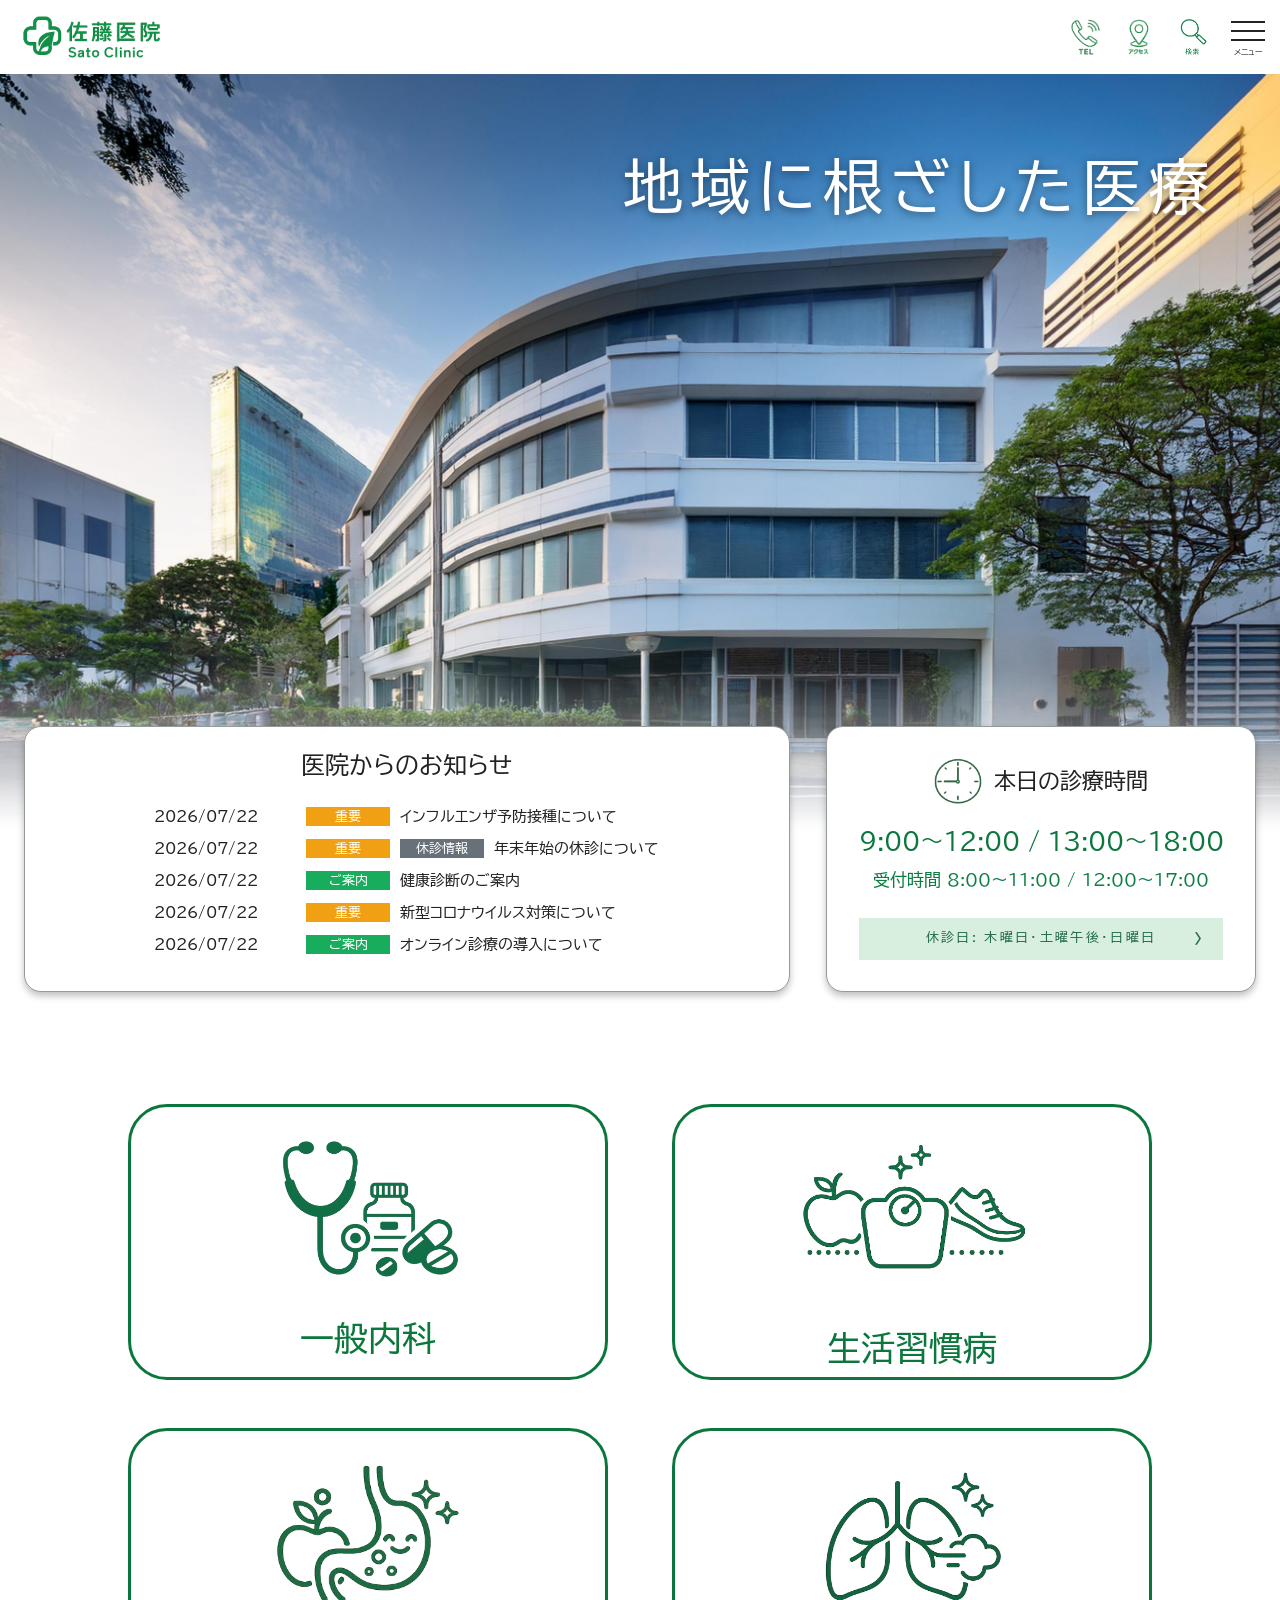
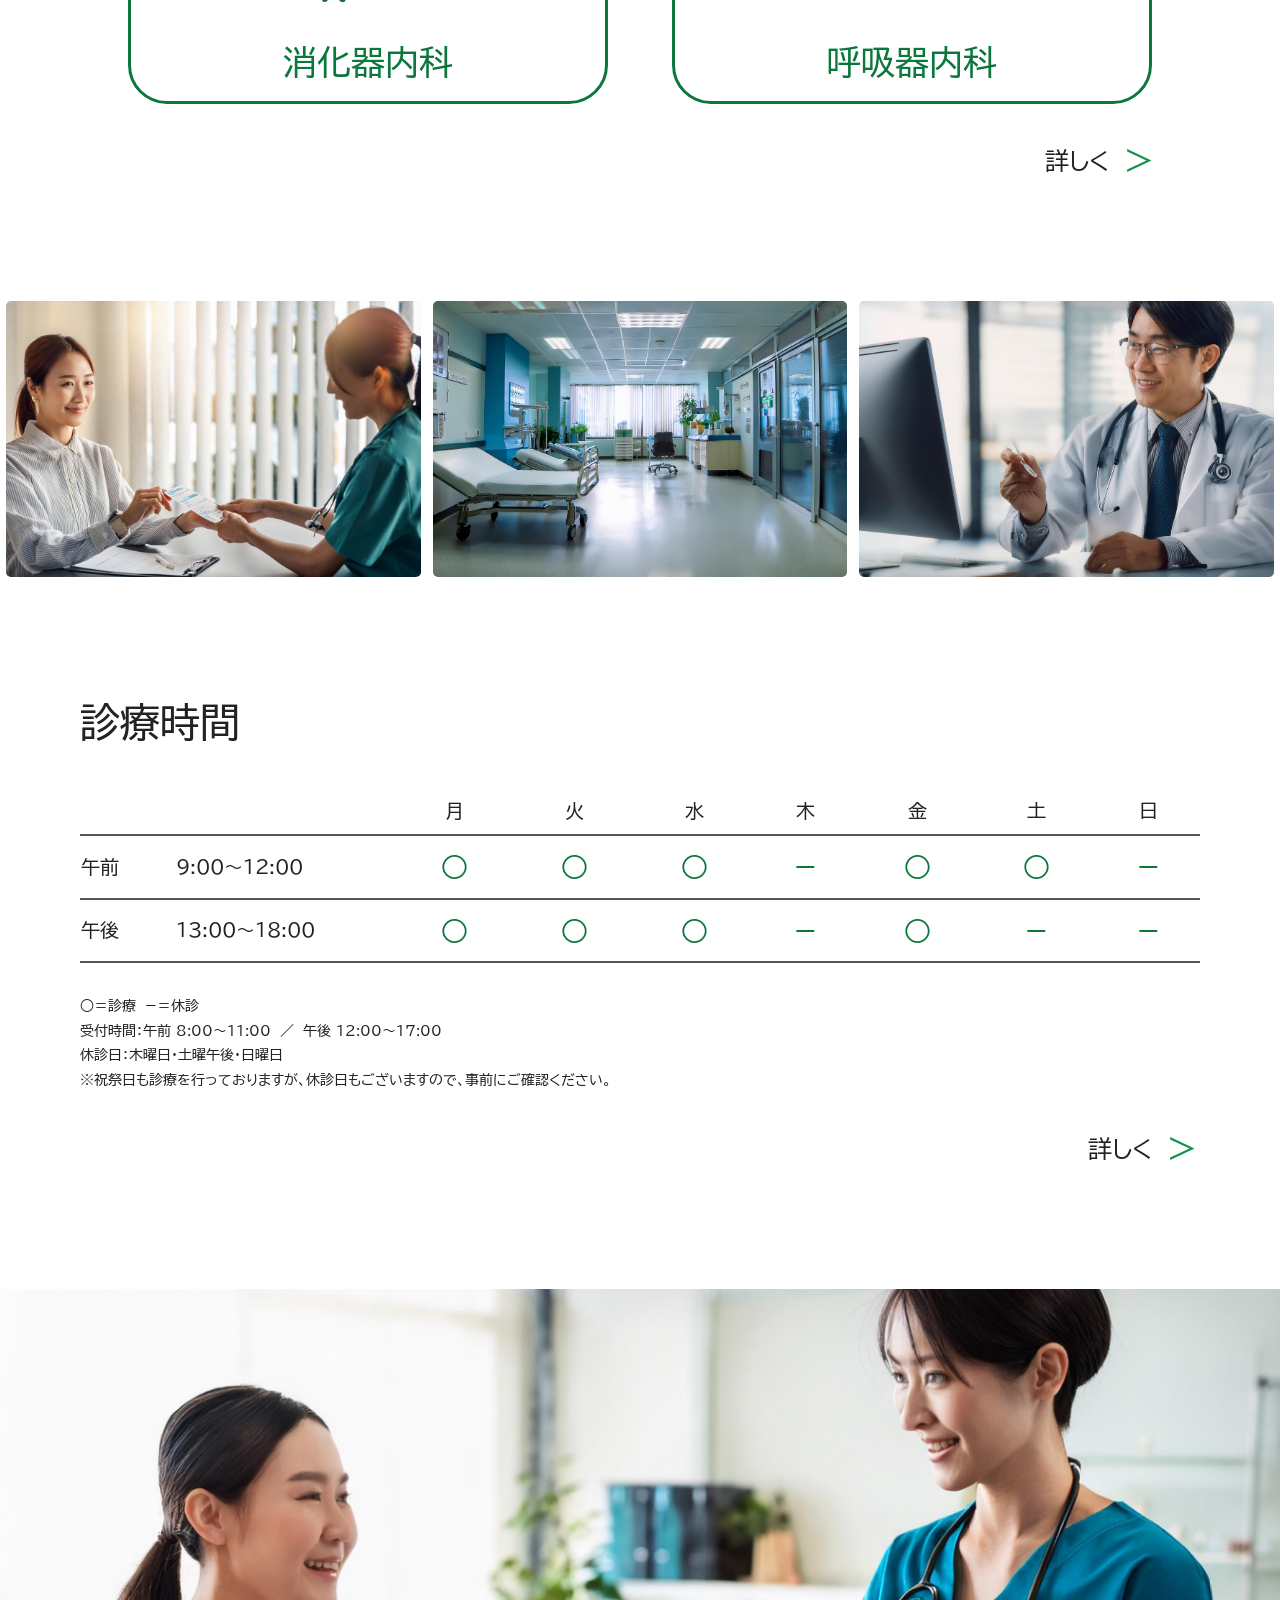
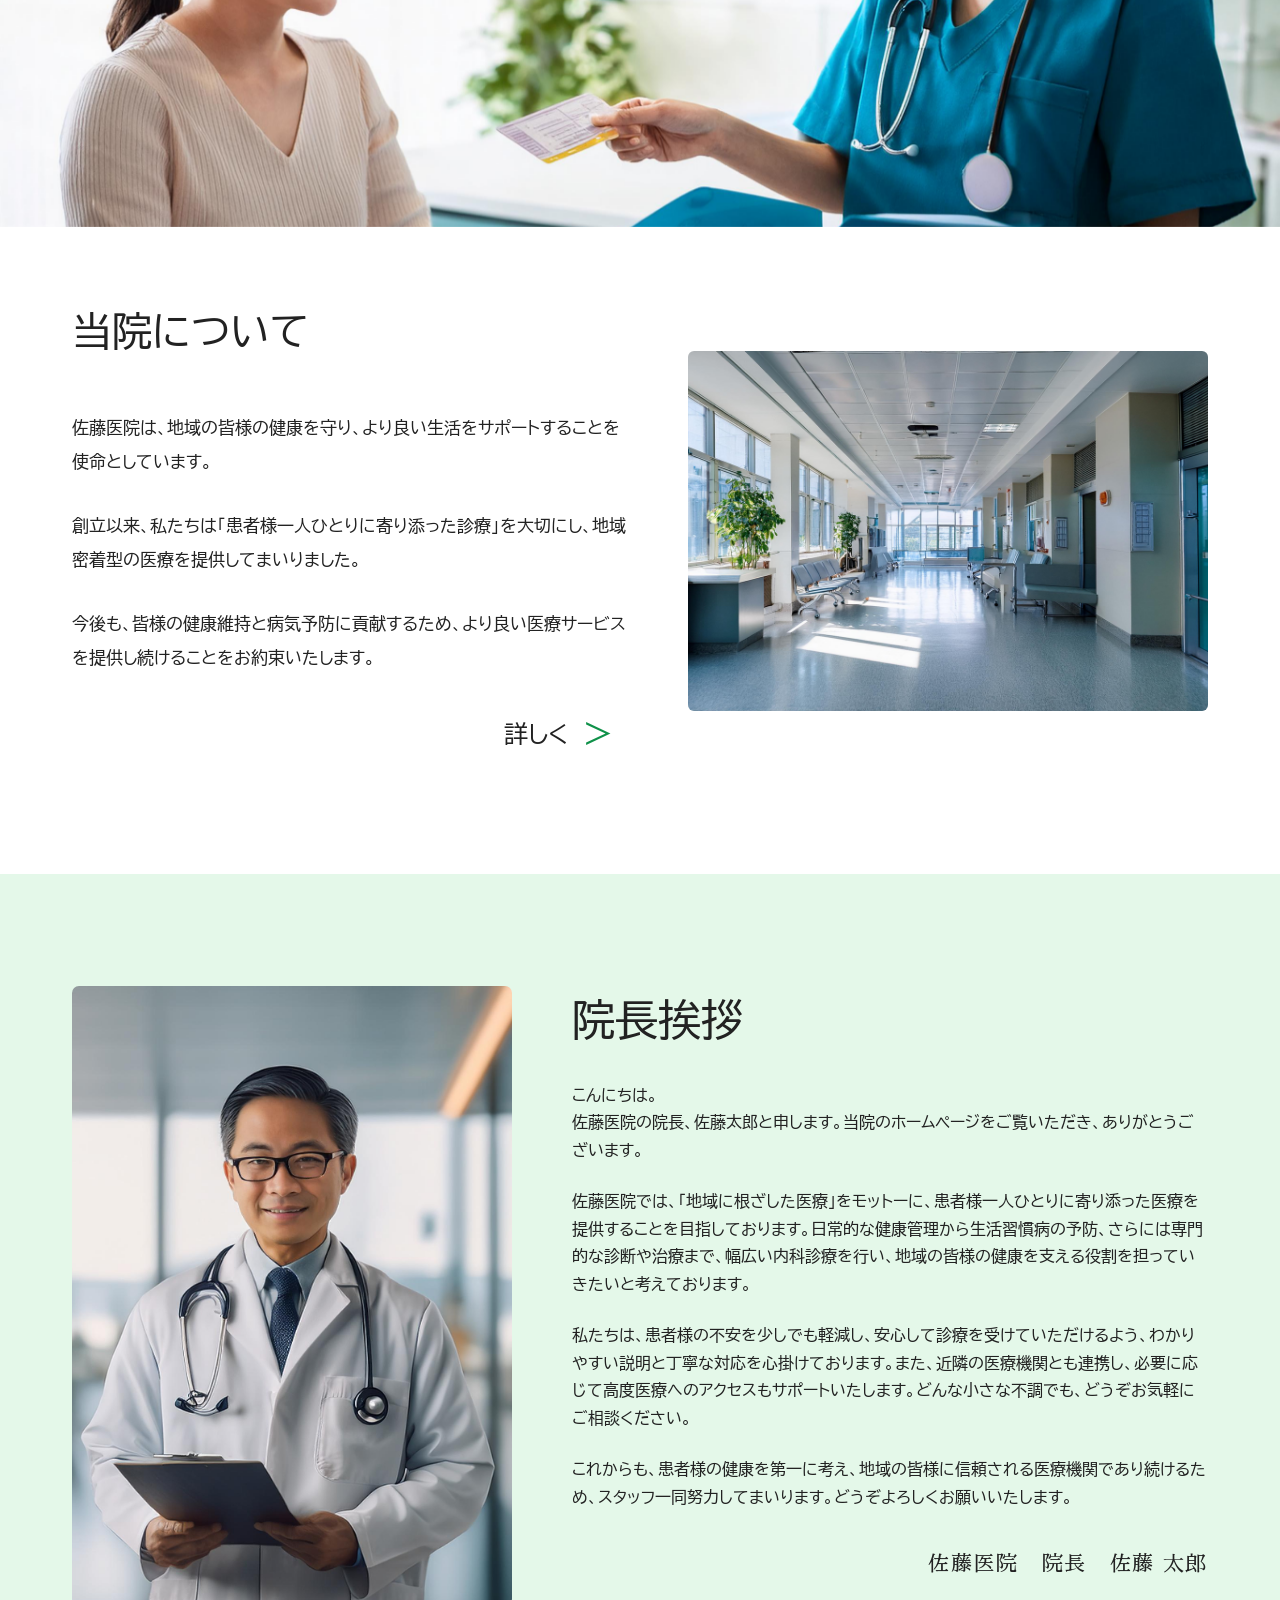
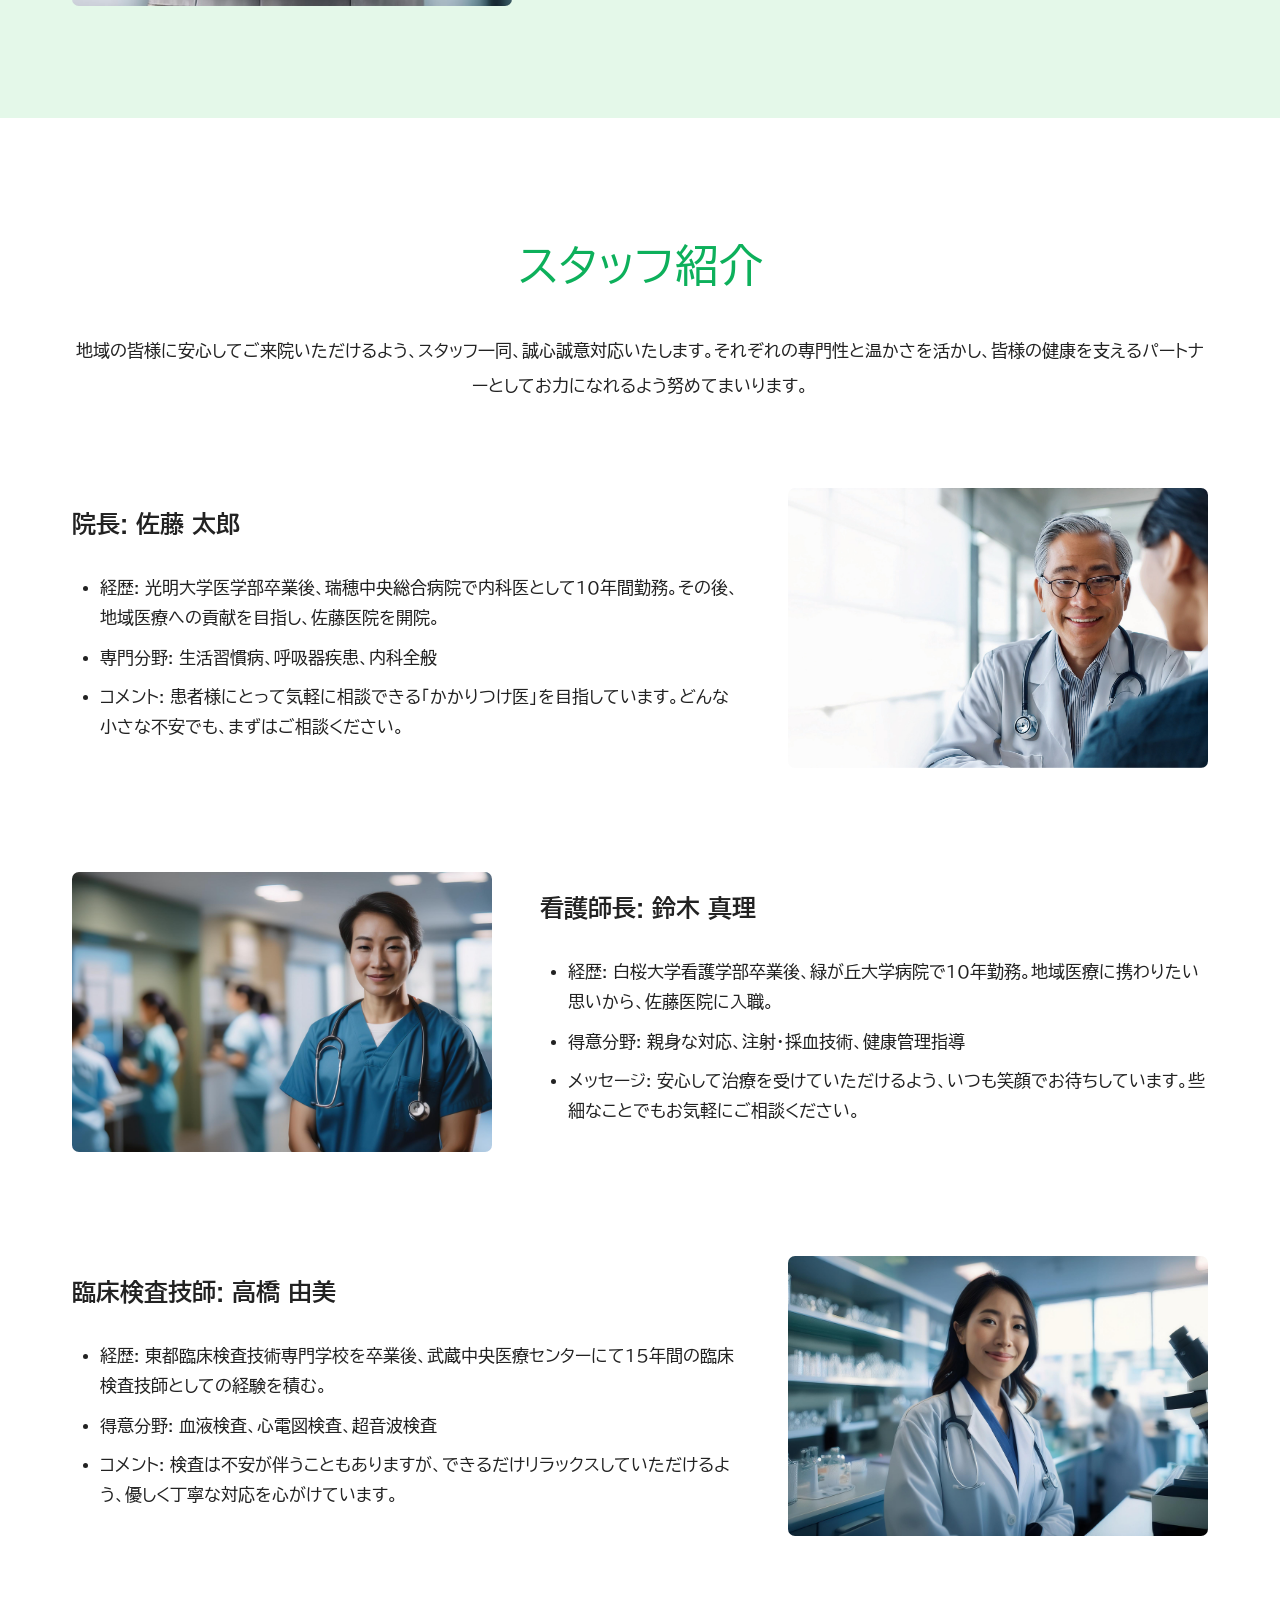
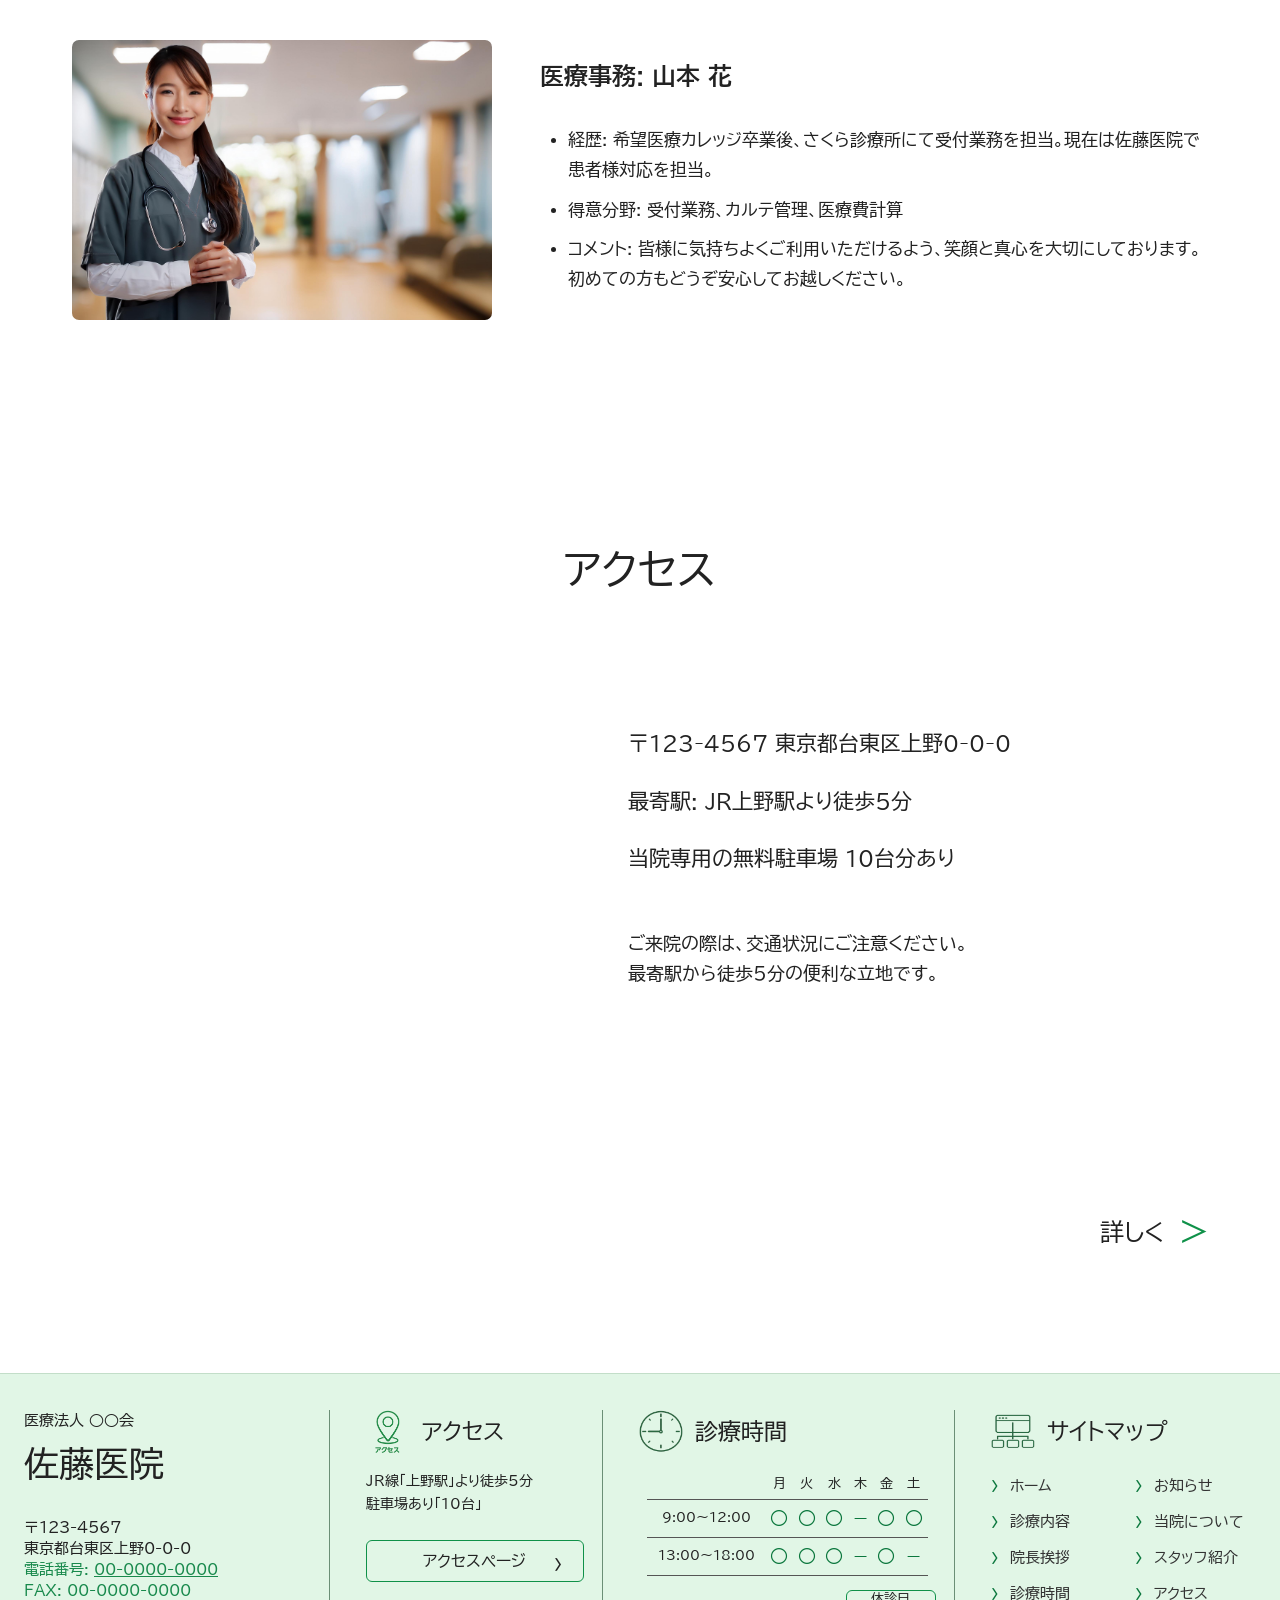
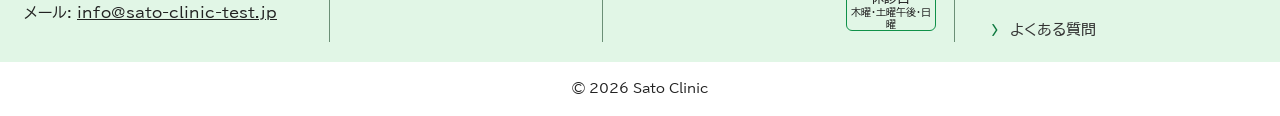
<file: index.html>
﻿<!doctype html>
<html lang="ja">

<head>
  <meta charset="UTF-8">
  <meta name="viewport" content="width=device-width, initial-scale=1.0">
  <title>佐藤医院</title>
  <meta name="description" content="佐藤医院の公式サイトです。診療時間、診療内容、スタッフ紹介、アクセス情報をご案内しています。">
  <link rel="preconnect" href="https://fonts.googleapis.com">
  <link rel="preconnect" href="https://fonts.gstatic.com" crossorigin>
  <link href="https://fonts.googleapis.com/css2?family=BIZ+UDPGothic&family=Sawarabi+Mincho&display=swap"
    rel="stylesheet">
  <link rel="stylesheet" href="./css/style.css?v=20260722-refactor2">
</head>

<body>
  <a class="skip-link" href="#main-content">本文へ移動</a>
  <header class="site-header">
    <div class="header-inner">
      <a class="site-logo-link" href="#home" aria-label="佐藤医院トップへ">
        <img class="site-logo" src="./assets/Logo/logo.png" alt="佐藤医院 Sato Clinic">
      </a>
      <nav class="utility-nav" aria-label="クイックメニュー">
        <a href="tel:0000000000" aria-label="電話 00-0000-0000">
          <span class="utility-icon">
            <img class="icon-default" src="./assets/icons/tel.png" alt="" aria-hidden="true">
            <img class="icon-hover" src="./assets/satoclinic-asset/tel-hover.png" alt="" aria-hidden="true">
          </span>
        </a>
        <a href="04_hours-access.html#access" aria-label="アクセス">
          <span class="utility-icon">
            <img class="icon-default" src="./assets/icons/access.png" alt="" aria-hidden="true">
            <img class="icon-hover" src="./assets/satoclinic-asset/access-hover.png" alt="" aria-hidden="true">
          </span>
        </a>
        <a href="01_news.html" aria-label="サイト内検索">
          <span class="utility-icon">
            <img class="icon-default" src="./assets/icons/search.png" alt="" aria-hidden="true">
            <img class="icon-hover" src="./assets/satoclinic-asset/search-hover.png" alt="" aria-hidden="true">
          </span>
        </a>
        <a href="#site-map" class="menu-button" aria-label="サイトマップへ移動"><i aria-hidden="true"></i><span>メニュー</span></a>
      </nav>
    </div>
  </header>

  <main id="main-content">
    <section id="home" class="hero">
      <img src="./assets/Hospital_Exterior/hospital_1.jpg" alt="佐藤医院の外観">
      <h1>地域に根ざした医療</h1>
      <div class="hero-fade"></div>
    </section>

    <section class="summary-cards container">
      <article id="news" class="news-card" aria-labelledby="news-heading">
        <h2 id="news-heading"><a href="01_news.html">医院からのお知らせ</a></h2>
        <ul class="news-list-desktop">
          <li><time>2026/07/22</time><span class="tag tag-orange">重要</span><a
              href="01_news.html#notice-flu">インフルエンザ予防接種について</a></li>
          <li class="news-item-double-tag"><time>2026/07/22</time><span class="tag tag-orange">重要</span><span
              class="tag tag-gray">休診情報</span><a href="01_news.html#notice-yearend">年末年始の休診について</a></li>
          <li><time>2026/07/22</time><span class="tag tag-green">ご案内</span><a
              href="01_news.html#notice-checkup">健康診断のご案内</a></li>
          <li><time>2026/07/22</time><span class="tag tag-orange">重要</span><a
              href="01_news.html#notice-covid">新型コロナウイルス対策について</a></li>
          <li><time>2026/07/22</time><span class="tag tag-green">ご案内</span><a
              href="01_news.html#notice-online">オンライン診療の導入について</a></li>
        </ul>
        <div class="news-slider mobile-only" aria-label="お知らせスライダー">
          <div class="news-slider-track">
            <article class="news-slide">
              <time>2026/07/22</time>
              <div class="news-slide-tags">
                <span class="tag tag-orange">重要</span>
              </div>
              <a href="01_news.html#notice-flu">インフルエンザ予防接種について</a>
            </article>
            <article class="news-slide">
              <time>2026/07/22</time>
              <div class="news-slide-tags">
                <span class="tag tag-orange">重要</span>
                <span class="tag tag-gray">休診情報</span>
              </div>
              <a href="01_news.html#notice-yearend">年末年始の休診について</a>
            </article>
            <article class="news-slide">
              <time>2026/07/22</time>
              <div class="news-slide-tags">
                <span class="tag tag-green">ご案内</span>
              </div>
              <a href="01_news.html#notice-checkup">健康診断のご案内</a>
            </article>
            <article class="news-slide">
              <time>2026/07/22</time>
              <div class="news-slide-tags">
                <span class="tag tag-orange">重要</span>
              </div>
              <a href="01_news.html#notice-covid">新型コロナウイルス対策について</a>
            </article>
            <article class="news-slide">
              <time>2026/07/22</time>
              <div class="news-slide-tags">
                <span class="tag tag-green">ご案内</span>
              </div>
              <a href="01_news.html#notice-online">オンライン診療の導入について</a>
            </article>
          </div>
        </div>
      </article>

      <article class="today-card">
        <h2><a href="04_hours-access.html#hours"><img src="./assets/icons/clock.png" alt=""
              aria-hidden="true">本日の診療時間</a></h2>
        <strong id="today-hours">9:00〜12:00 / 13:00〜18:00</strong>
        <p id="today-reception">受付時間 8:00〜11:00 / 12:00〜17:00</p>
        <a href="04_hours-access.html#hours">休診日: 木曜日・土曜午後・日曜日<span>›</span></a>
      </article>
    </section>

    <section id="services" class="departments container" aria-labelledby="services-heading">
      <h2 id="services-heading" class="section-label">診療内容</h2>
      <a class="department-card" href="02_services.html#general-medicine" aria-label="一般内科の診療ページへ"><img
          src="./assets/icons/general.png" alt="" aria-hidden="true">
        <h3>一般内科</h3>
      </a>
      <a class="department-card" href="02_services.html#lifestyle-disease" aria-label="生活習慣病の診療ページへ"><img
          class="department-icon-lifestyle" src="./assets/icons/lifestyle.png" alt="" aria-hidden="true">
        <h3>生活習慣病</h3>
      </a>
      <a class="department-card" href="02_services.html#gastroenterology" aria-label="消化器内科の診療ページへ"><img
          src="./assets/icons/stomach.png" alt="" aria-hidden="true">
        <h3>消化器内科</h3>
      </a>
      <a class="department-card" href="02_services.html#respiratory-medicine" aria-label="呼吸器内科の診療ページへ"><img
          src="./assets/icons/lungs.png" alt="" aria-hidden="true">
        <h3>呼吸器内科</h3>
      </a>
      <a class="more-link" href="02_services.html"><span class="more-link-text">詳しく</span><span aria-hidden="true">＞</span></a>
    </section>

    <section class="photo-row" aria-label="医院イメージ">
      <img src="./assets/Infomation_Image/information_2.jpg" alt="受付スタッフ" loading="lazy">
      <img src="./assets/Hospital_Exterior/hospital_3.jpg" alt="院内風景" loading="lazy">
      <img src="./assets/Medical_Image/medical_1.jpg" alt="診療イメージ" loading="lazy">
    </section>

    <section id="hours" class="hours-section container small-container">
      <h2>診療時間</h2>
      <table class="hours-table-desktop" aria-describedby="hours-note">
        <caption class="visually-hidden">佐藤医院の診療時間一覧</caption>
        <thead id="hours-table-head"></thead>
        <tbody id="hours-table-body"></tbody>
      </table>
      <div id="hours-cards-mobile" class="hours-cards mobile-only" aria-label="スマートフォン向け診療時間"></div>
      <p id="hours-note">受付時間: 午前 8:00〜11:00 / 午後 12:00〜17:00<br>休診日:
        木曜日・土曜午後・日曜日<br>※祝祭日も診療を行っておりますが、休診日もございますので、事前にご確認ください。</p>
      <a class="section-more-link" href="04_hours-access.html#hours"><span class="more-link-text">詳しく</span><span aria-hidden="true">＞</span></a>
    </section>

    <section class="feature-image">
      <img src="./assets/Infomation_Image/information_3.jpg" alt="看護師と患者" loading="lazy">
    </section>

    <section id="about" class="about-section container">
      <div class="about-copy">
        <h2>当院について</h2>
        <p>佐藤医院は、地域の皆様の健康を守り、より良い生活をサポートすることを使命としています。</p>
        <p>創立以来、私たちは「患者様一人ひとりに寄り添った診療」を大切にし、地域密着型の医療を提供してまいりました。</p>
        <p>今後も、皆様の健康維持と病気予防に貢献するため、より良い医療サービスを提供し続けることをお約束いたします。</p>
        <a class="section-more-link" href="03_about.html"><span class="more-link-text">詳しく</span><span aria-hidden="true">＞</span></a>
      </div>
      <img src="./assets/Hospital_Exterior/hospital_6.jpg" alt="佐藤医院の院内" loading="lazy">
    </section>

    <section id="greeting" class="greeting-section">
      <div class="container greeting-inner">
        <img src="./assets/Doctor_Image/sato_taro.jpg" alt="佐藤医院 院長 佐藤太郎" loading="lazy">
        <div>
          <h2><a href="03_about.html#greeting">院長挨拶</a></h2>
          <p>こんにちは。<br>佐藤医院の院長、佐藤太郎と申します。当院のホームページをご覧いただき、ありがとうございます。</p>
          <p>
            佐藤医院では、「地域に根ざした医療」をモットーに、患者様一人ひとりに寄り添った医療を提供することを目指しております。日常的な健康管理から生活習慣病の予防、さらには専門的な診断や治療まで、幅広い内科診療を行い、地域の皆様の健康を支える役割を担っていきたいと考えております。
          </p>
          <p>
            私たちは、患者様の不安を少しでも軽減し、安心して診療を受けていただけるよう、わかりやすい説明と丁寧な対応を心掛けております。また、近隣の医療機関とも連携し、必要に応じて高度医療へのアクセスもサポートいたします。どんな小さな不調でも、どうぞお気軽にご相談ください。
          </p>
          <p>これからも、患者様の健康を第一に考え、地域の皆様に信頼される医療機関であり続けるため、スタッフ一同努力してまいります。どうぞよろしくお願いいたします。</p>
          <p class="signature"><span class="signature-text">佐藤医院　院長　佐藤 太郎</span></p>
        </div>
      </div>
    </section>

    <section id="staff" class="staff-section container">
      <h2><a href="03_about.html#staff">スタッフ紹介</a></h2>
      <p class="staff-intro">地域の皆様に安心してご来院いただけるよう、スタッフ一同、誠心誠意対応いたします。それぞれの専門性と温かさを活かし、皆様の健康を支えるパートナーとしてお力になれるよう努めてまいります。
      </p>

      <article class="staff-row image-right desktop-staff">
        <div>
          <h3>院長: 佐藤 太郎</h3>
          <ul>
            <li>経歴: 光明大学医学部卒業後、瑞穂中央総合病院で内科医として10年間勤務。その後、地域医療への貢献を目指し、佐藤医院を開院。</li>
            <li>専門分野: 生活習慣病、呼吸器疾患、内科全般</li>
            <li>コメント: 患者様にとって気軽に相談できる「かかりつけ医」を目指しています。どんな小さな不安でも、まずはご相談ください。</li>
          </ul>
        </div>
        <img src="./assets/Doctor_Image/firstView.jpg" alt="院長 佐藤太郎" loading="lazy">
      </article>

      <article class="staff-row image-left desktop-staff">
        <img class="staff-photo-suzuki" src="./assets/Doctor_Image/suzuki_mari.jpg" alt="看護師長 鈴木真理" loading="lazy">
        <div>
          <h3>看護師長: 鈴木 真理</h3>
          <ul>
            <li>経歴: 白桜大学看護学部卒業後、緑が丘大学病院で10年勤務。地域医療に携わりたい思いから、佐藤医院に入職。</li>
            <li>得意分野: 親身な対応、注射・採血技術、健康管理指導</li>
            <li>メッセージ: 安心して治療を受けていただけるよう、いつも笑顔でお待ちしています。些細なことでもお気軽にご相談ください。</li>
          </ul>
        </div>
      </article>

      <article class="staff-row image-right desktop-staff">
        <div>
          <h3>臨床検査技師: 高橋 由美</h3>
          <ul>
            <li>経歴: 東都臨床検査技術専門学校を卒業後、武蔵中央医療センターにて15年間の臨床検査技師としての経験を積む。</li>
            <li>得意分野: 血液検査、心電図検査、超音波検査</li>
            <li>コメント: 検査は不安が伴うこともありますが、できるだけリラックスしていただけるよう、優しく丁寧な対応を心がけています。</li>
          </ul>
        </div>
        <img src="./assets/Doctor_Image/takahashi_yumi.jpg" alt="臨床検査技師 高橋由美" loading="lazy">
      </article>

      <article class="staff-row image-left desktop-staff">
        <img class="staff-photo-yamamoto" src="./assets/Doctor_Image/yamamoto_hana.jpg" alt="医療事務 山本花" loading="lazy">
        <div>
          <h3>医療事務: 山本 花</h3>
          <ul>
            <li>経歴: 希望医療カレッジ卒業後、さくら診療所にて受付業務を担当。現在は佐藤医院で患者様対応を担当。</li>
            <li>得意分野: 受付業務、カルテ管理、医療費計算</li>
            <li>コメント: 皆様に気持ちよくご利用いただけるよう、笑顔と真心を大切にしております。初めての方もどうぞ安心してお越しください。</li>
          </ul>
        </div>
      </article>

      <div class="staff-cards mobile-only">
        <details class="staff-card">
          <summary><span>院長: 佐藤 太郎</span><span>生活習慣病・呼吸器疾患</span></summary>
          <img src="./assets/Doctor_Image/firstView.jpg" alt="院長 佐藤太郎" loading="lazy">
          <p>光明大学医学部卒業後、瑞穂中央総合病院で内科医として10年間勤務。その後、地域医療への貢献を目指し、佐藤医院を開院。</p>
          <p>患者様にとって気軽に相談できる「かかりつけ医」を目指しています。どんな小さな不安でも、まずはご相談ください。</p>
        </details>
        <details class="staff-card">
          <summary><span>看護師長: 鈴木 真理</span><span>親身な対応・健康管理指導</span></summary>
          <img class="staff-photo-suzuki" src="./assets/Doctor_Image/suzuki_mari.jpg" alt="看護師長 鈴木真理" loading="lazy">
          <p>白桜大学看護学部卒業後、緑が丘大学病院で10年勤務。地域医療に携わりたい思いから、佐藤医院に入職。</p>
          <p>安心して治療を受けていただけるよう、いつも笑顔でお待ちしています。些細なことでもお気軽にご相談ください。</p>
        </details>
        <details class="staff-card">
          <summary><span>臨床検査技師: 高橋 由美</span><span>血液検査・心電図・超音波検査</span></summary>
          <img src="./assets/Doctor_Image/takahashi_yumi.jpg" alt="臨床検査技師 高橋由美" loading="lazy">
          <p>東都臨床検査技術専門学校を卒業後、武蔵中央医療センターにて15年間の臨床検査技師としての経験を積む。</p>
          <p>検査は不安が伴うこともありますが、できるだけリラックスしていただけるよう、優しく丁寧な対応を心がけています。</p>
        </details>
        <details class="staff-card">
          <summary><span>医療事務: 山本 花</span><span>受付業務・カルテ管理</span></summary>
          <img class="staff-photo-yamamoto" src="./assets/Doctor_Image/yamamoto_hana.jpg" alt="医療事務 山本花" loading="lazy">
          <p>希望医療カレッジ卒業後、さくら診療所にて受付業務を担当。現在は佐藤医院で患者様対応を担当。</p>
          <p>皆様に気持ちよくご利用いただけるよう、笑顔と真心を大切にしております。初めての方もどうぞ安心してお越しください。</p>
        </details>
      </div>
    </section>

    <section id="access" class="access-section container">
      <h2>アクセス</h2>
      <div class="access-grid">
        <iframe class="access-map" title="佐藤医院周辺地図" src="https://www.google.com/maps?q=%E6%9D%B1%E4%BA%AC%E9%83%BD%E5%8F%B0%E6%9D%B1%E5%8C%BA%E4%B8%8A%E9%87%8E&output=embed" loading="lazy"></iframe>
        <div>
          <p>〒123-4567 東京都台東区上野0-0-0</p>
          <p>最寄駅: JR上野駅より徒歩5分</p>
          <p>当院専用の無料駐車場 10台分あり</p>
          <p class="access-note">ご来院の際は、交通状況にご注意ください。<br>最寄駅から徒歩5分の便利な立地です。</p>
        </div>
      </div>
      <a class="section-more-link" href="04_hours-access.html#access"><span class="more-link-text">詳しく</span><span aria-hidden="true">＞</span></a>
    </section>
  </main>

  <footer class="site-footer">
    <div class="container footer-grid">
      <section id="contact" class="clinic-info">
        <p>医療法人 ○○会</p>
        <h2>佐藤医院</h2>
        <p>〒123-4567<br>東京都台東区上野0-0-0<br><span>電話番号: <a href="tel:0000000000">00-0000-0000</a></span><br><span>FAX:
            00-0000-0000</span><br>メール: <a href="mailto:info@sato-clinic-test.jp">info@sato-clinic-test.jp</a></p>
      </section>

      <section class="footer-access">
        <h3><img src="./assets/icons/access.png" alt="" aria-hidden="true">アクセス</h3>
        <p>JR線「上野駅」より徒歩5分<br>駐車場あり「10台」</p>
        <a href="04_hours-access.html#access">アクセスページ<span>›</span></a>
      </section>

      <section class="footer-hours">
        <h3><img src="./assets/icons/clock.png" alt="" aria-hidden="true">診療時間</h3>
        <table>
          <caption class="visually-hidden">フッターの診療時間一覧</caption>
          <thead id="footer-hours-table-head"></thead>
          <tbody id="footer-hours-table-body"></tbody>
        </table>
        <p class="holiday">休診日<br><small>木曜・土曜午後・日曜</small></p>
      </section>

      <section id="site-map" class="sitemap">
        <h3><img src="./assets/icons/sitemap.png" alt="" aria-hidden="true">サイトマップ</h3>
        <div class="sitemap-desktop">
          <a href="#home">ホーム</a>
          <a href="01_news.html">お知らせ</a>
          <a href="02_services.html">診療内容</a>
          <a href="03_about.html">当院について</a>
          <a href="03_about.html#greeting">院長挨拶</a>
          <a href="03_about.html#staff">スタッフ紹介</a>
          <a href="04_hours-access.html#hours">診療時間</a>
          <a href="04_hours-access.html#access">アクセス</a>
          <a href="05_faq.html">よくある質問</a>
        </div>
        <details class="sitemap-mobile mobile-only">
          <summary>サイトマップを開く</summary>
          <div>
            <a href="#home">ホーム</a>
            <a href="01_news.html">お知らせ</a>
            <a href="02_services.html">診療内容</a>
            <a href="03_about.html">当院について</a>
            <a href="03_about.html#greeting">院長挨拶</a>
            <a href="03_about.html#staff">スタッフ紹介</a>
            <a href="04_hours-access.html#hours">診療時間</a>
            <a href="04_hours-access.html#access">アクセス</a>
            <a href="05_faq.html">よくある質問</a>
          </div>
        </details>
      </section>
    </div>
    <p class="copyright">© 2026 Sato Clinic</p>
  </footer>
  <script src="./js/site-navigation.js?v=20260722-refactor2"></script>
  <script src="./js/clinic-hours-data.js"></script>
  <script src="./js/clinic-hours.js?v=20260722-refactor1"></script>
</body>

</html>
</file>
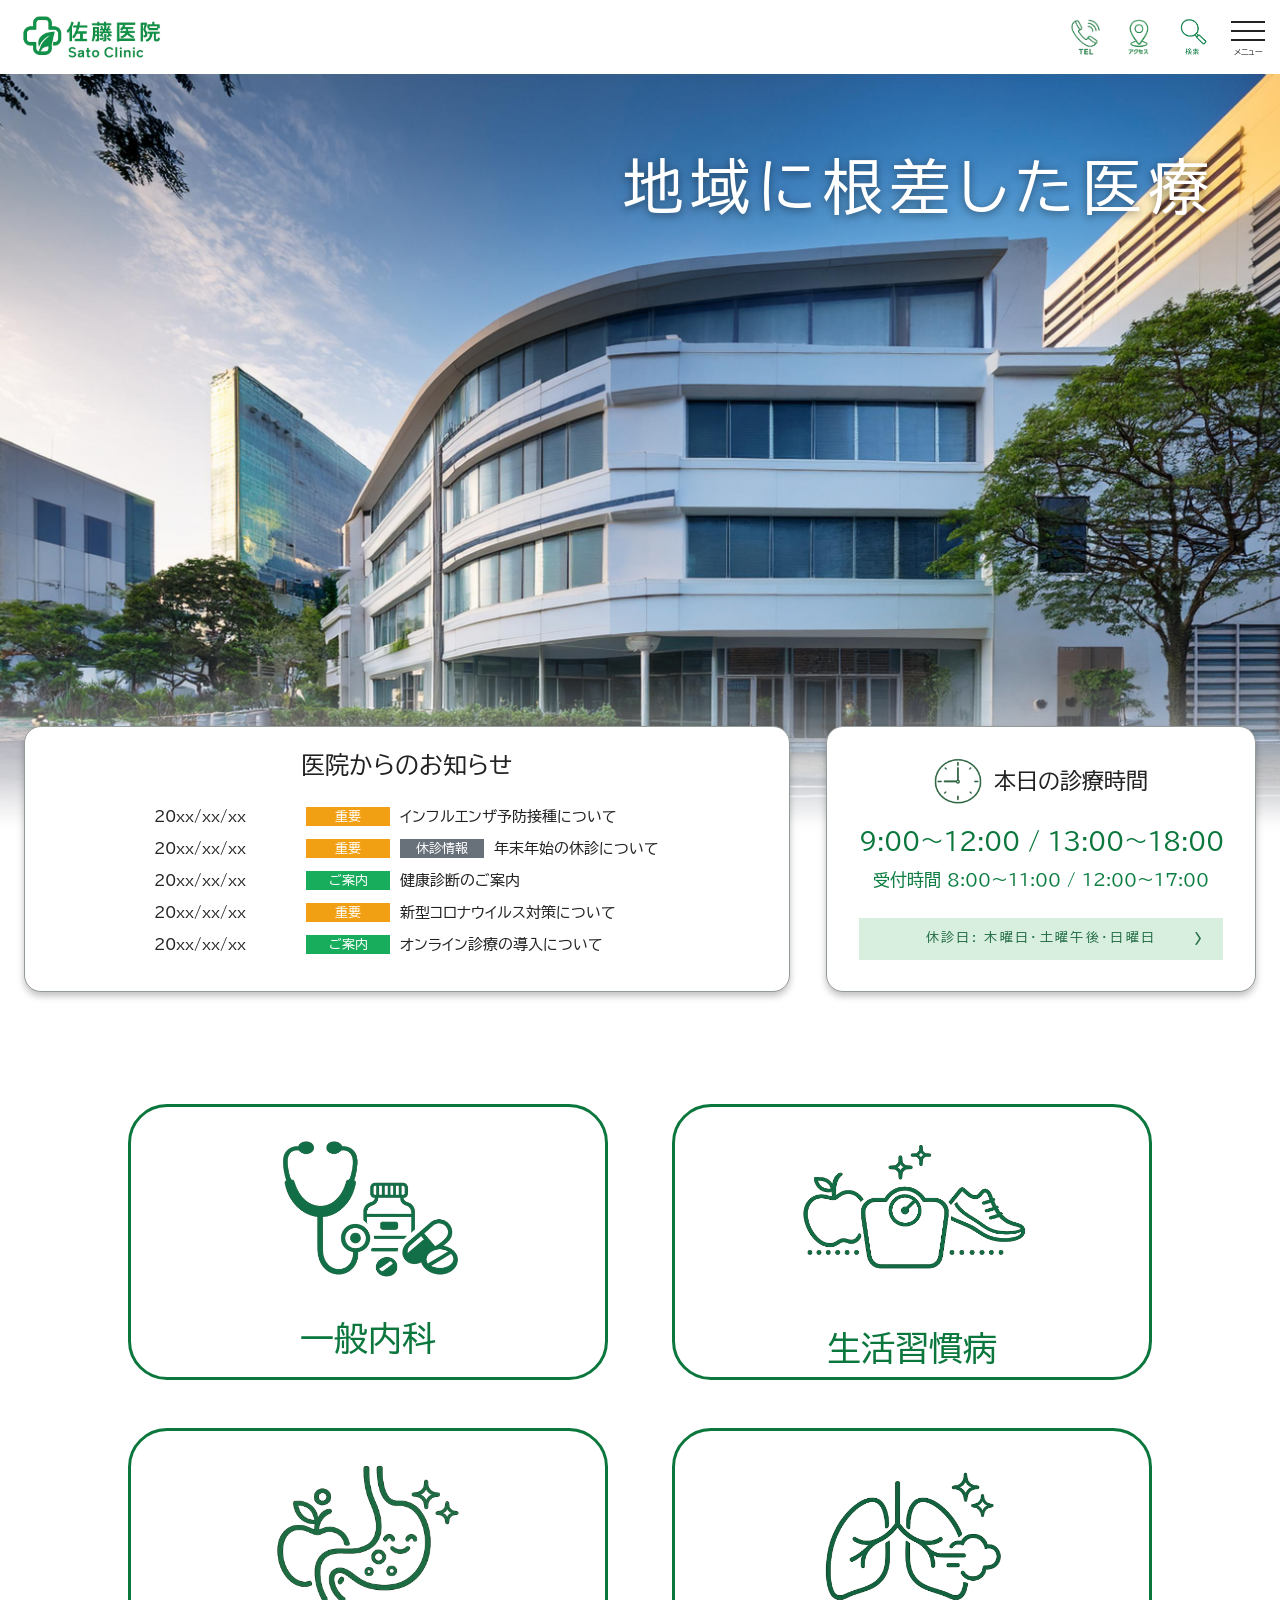
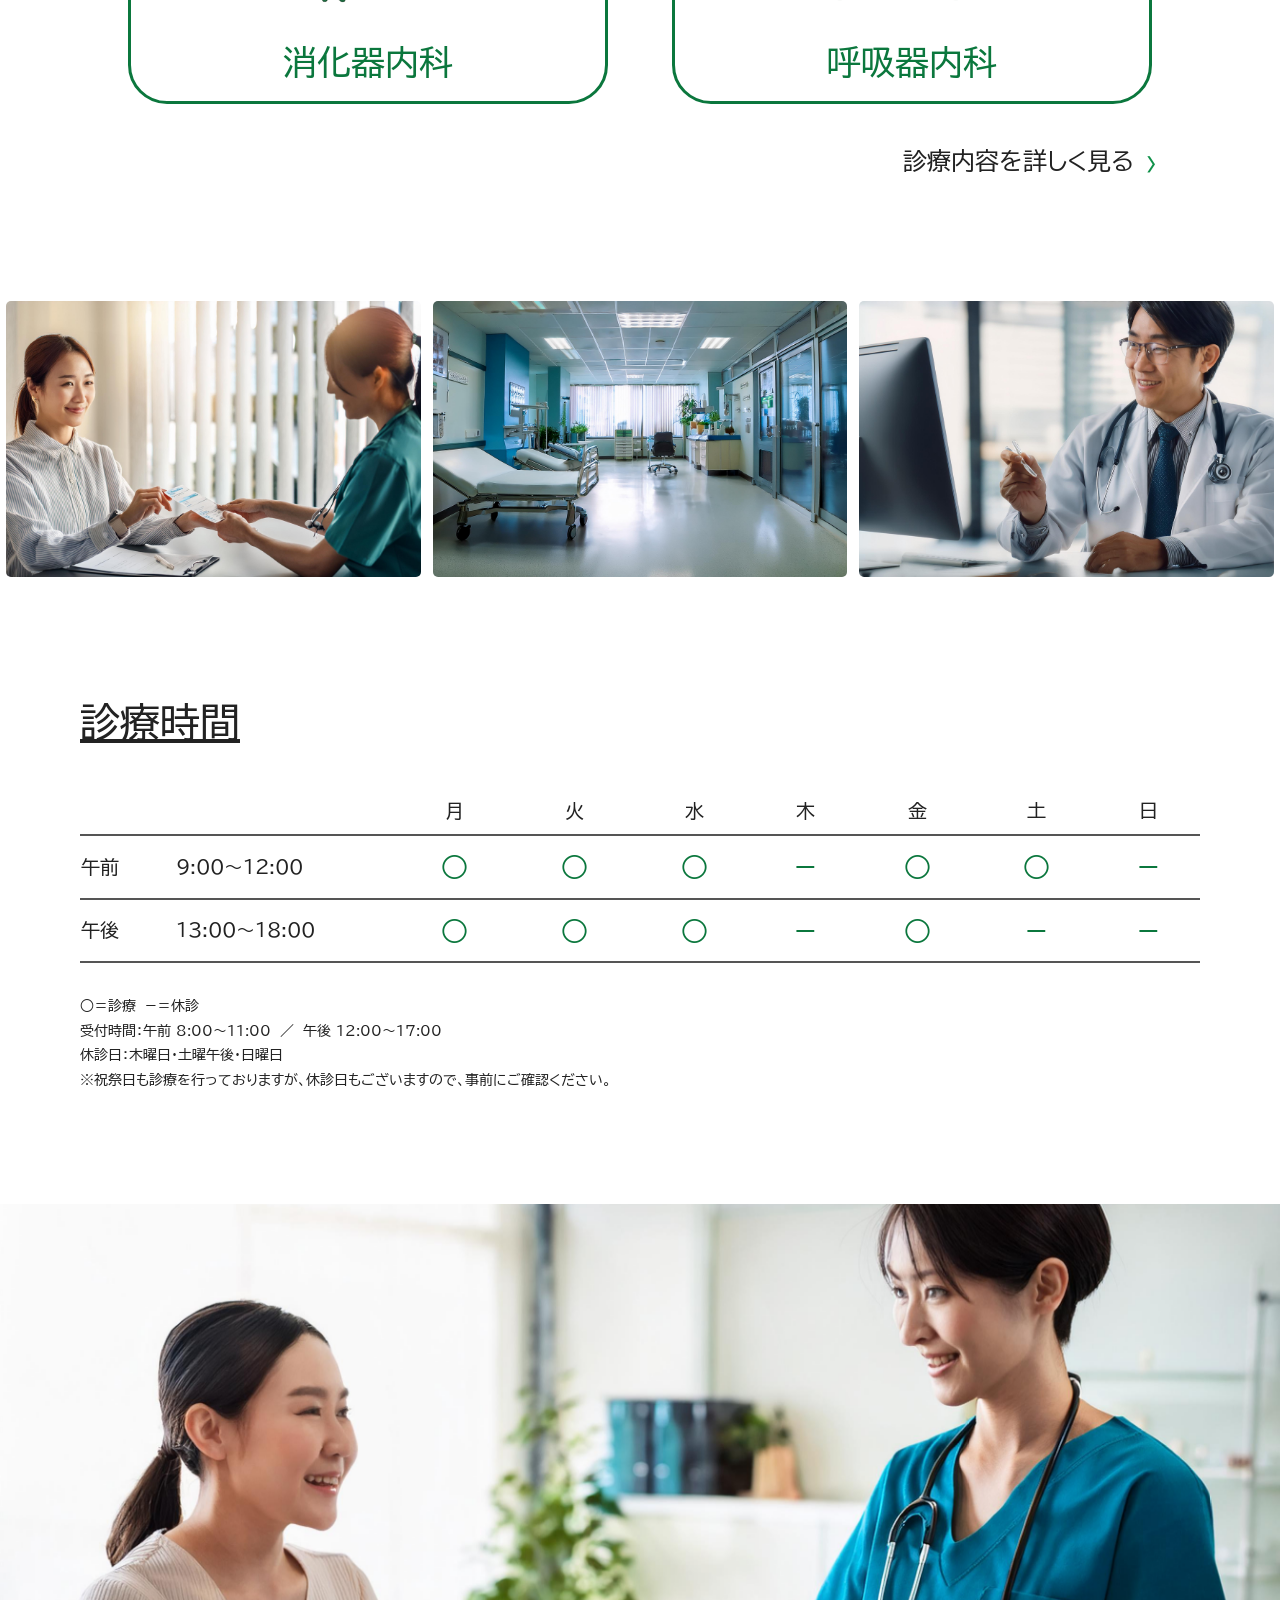
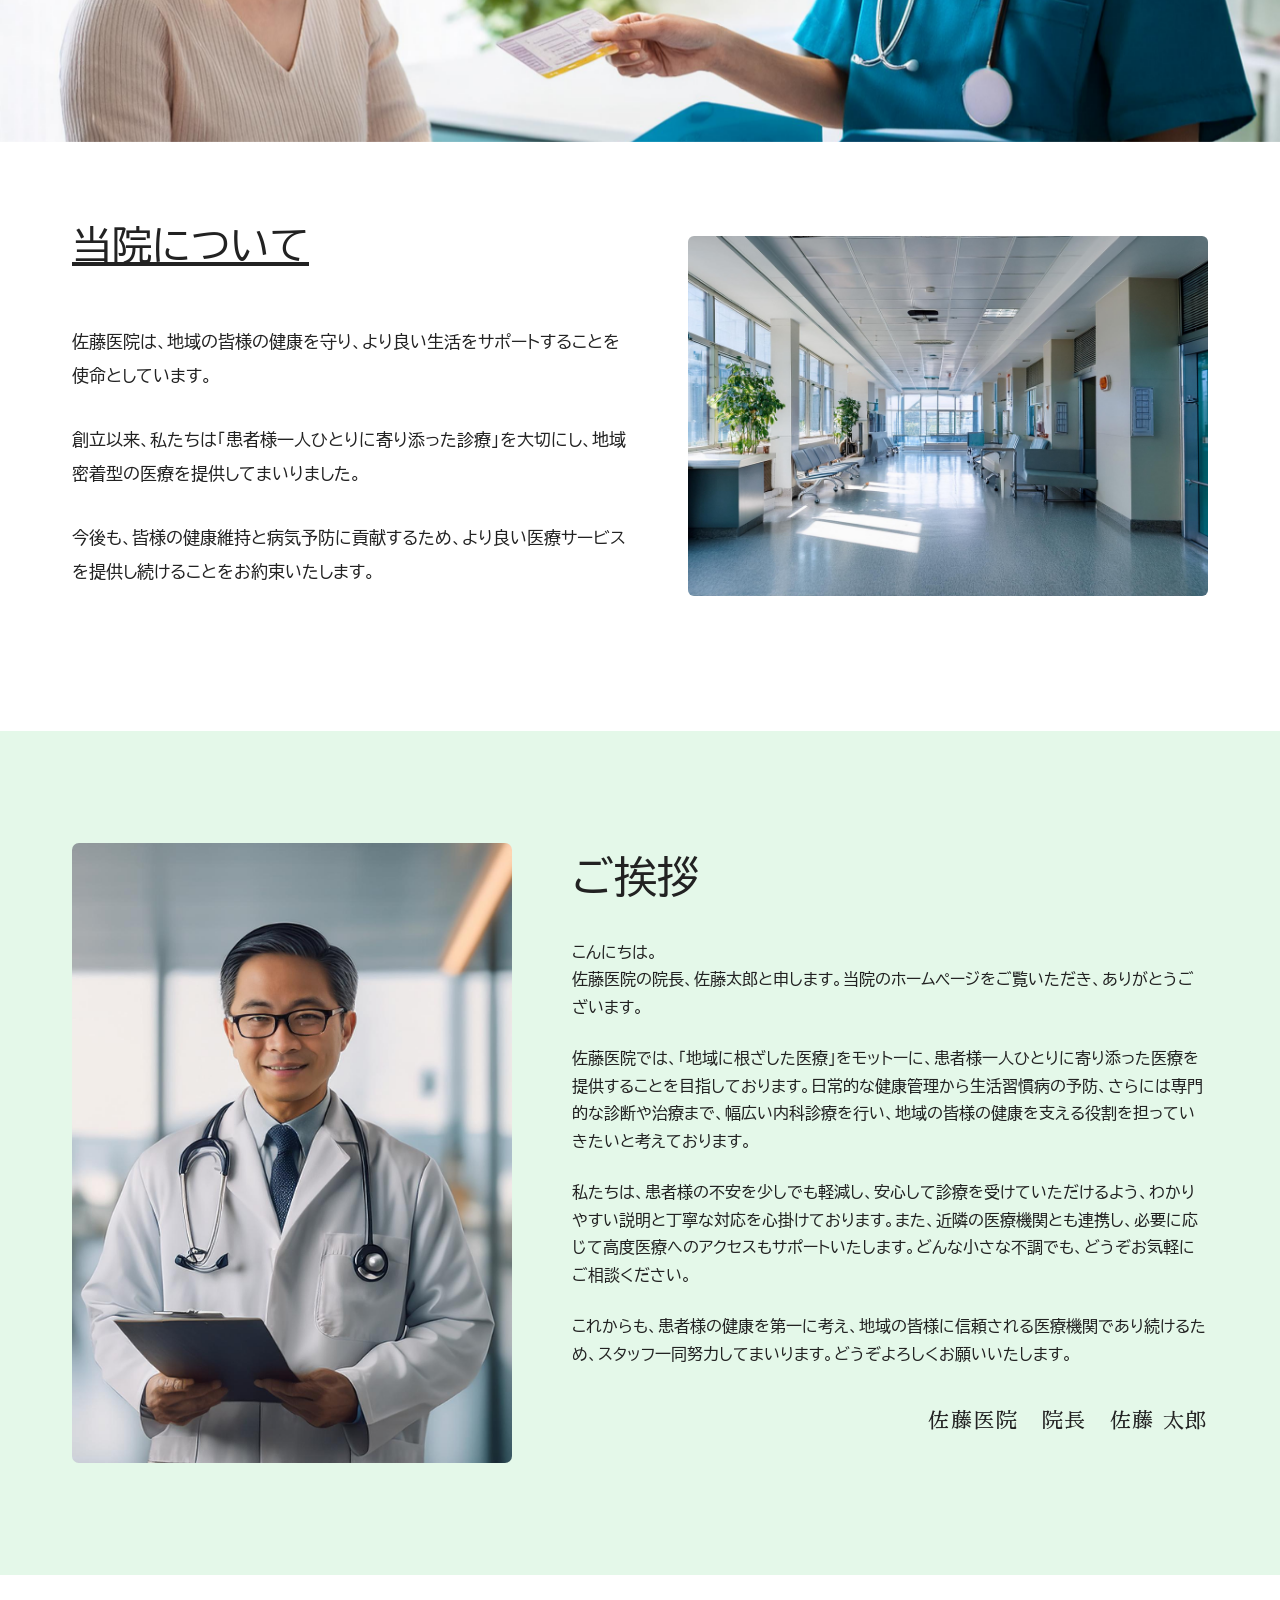
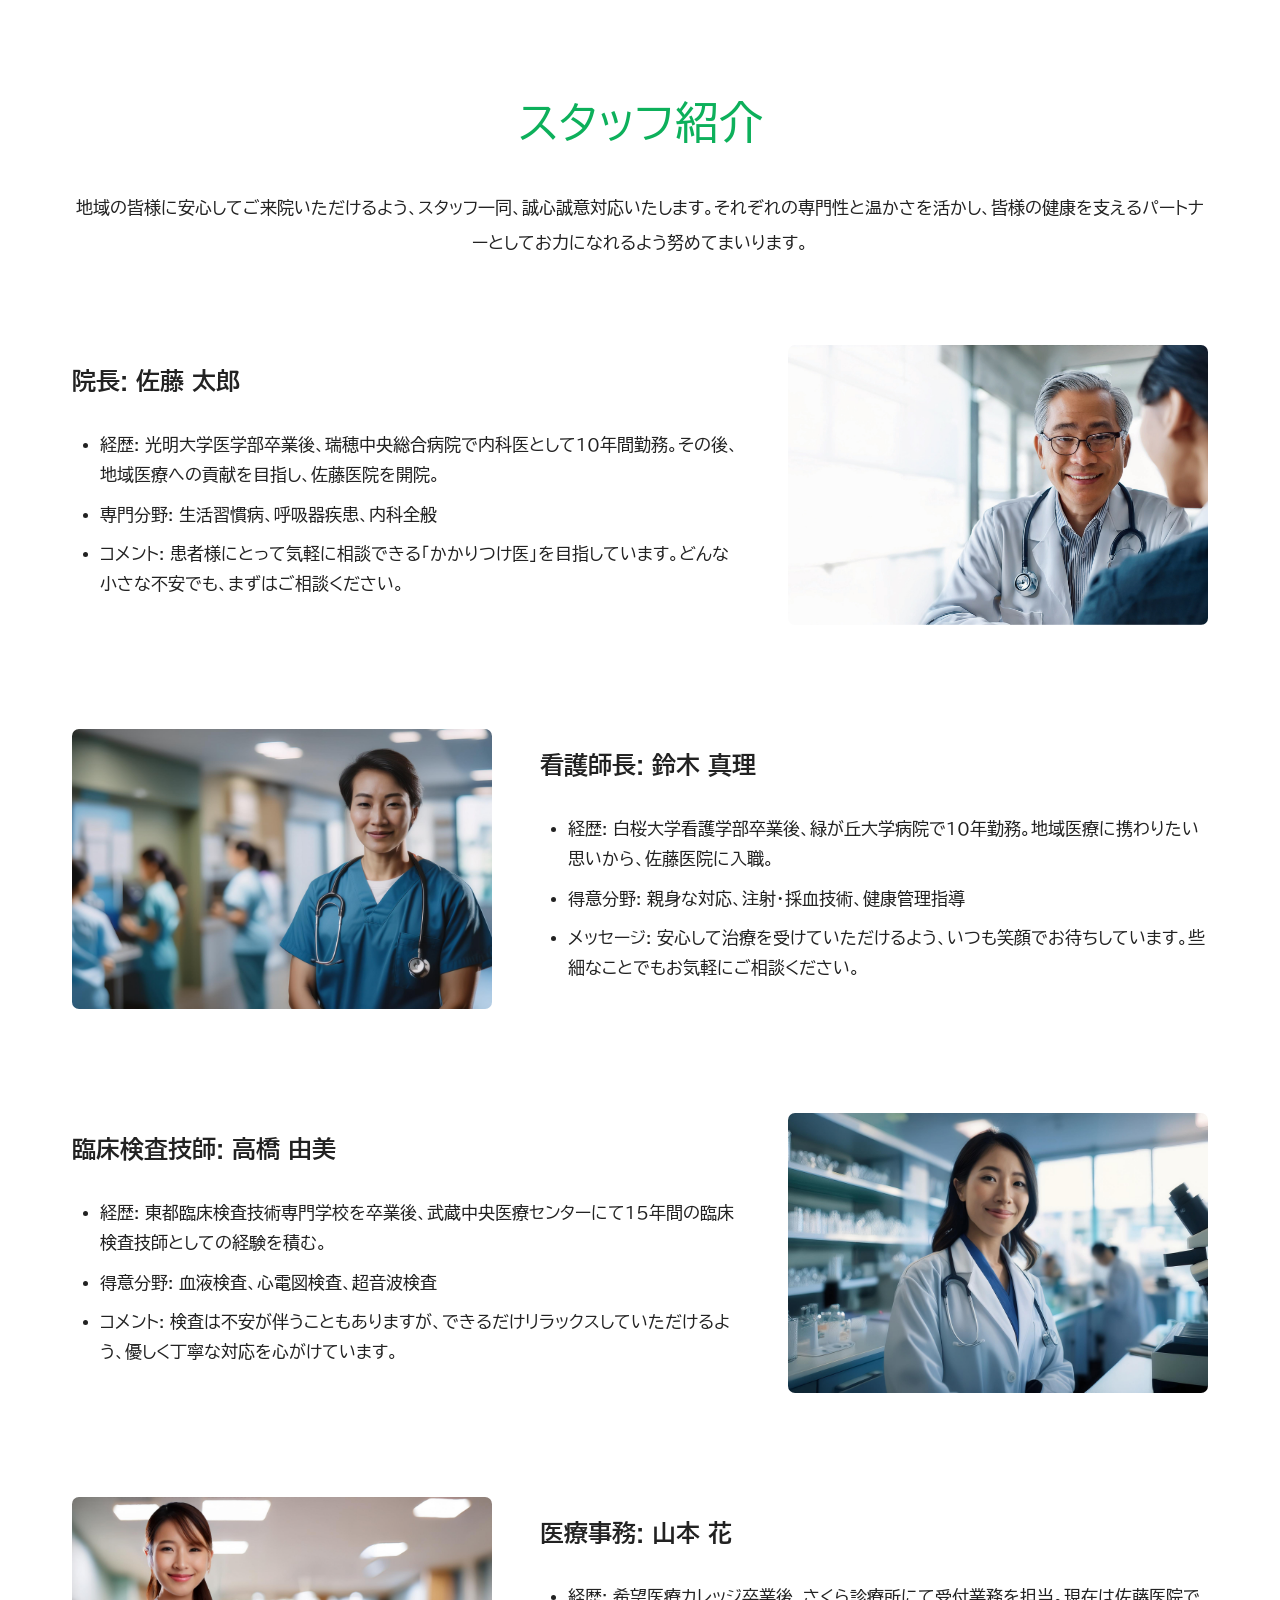
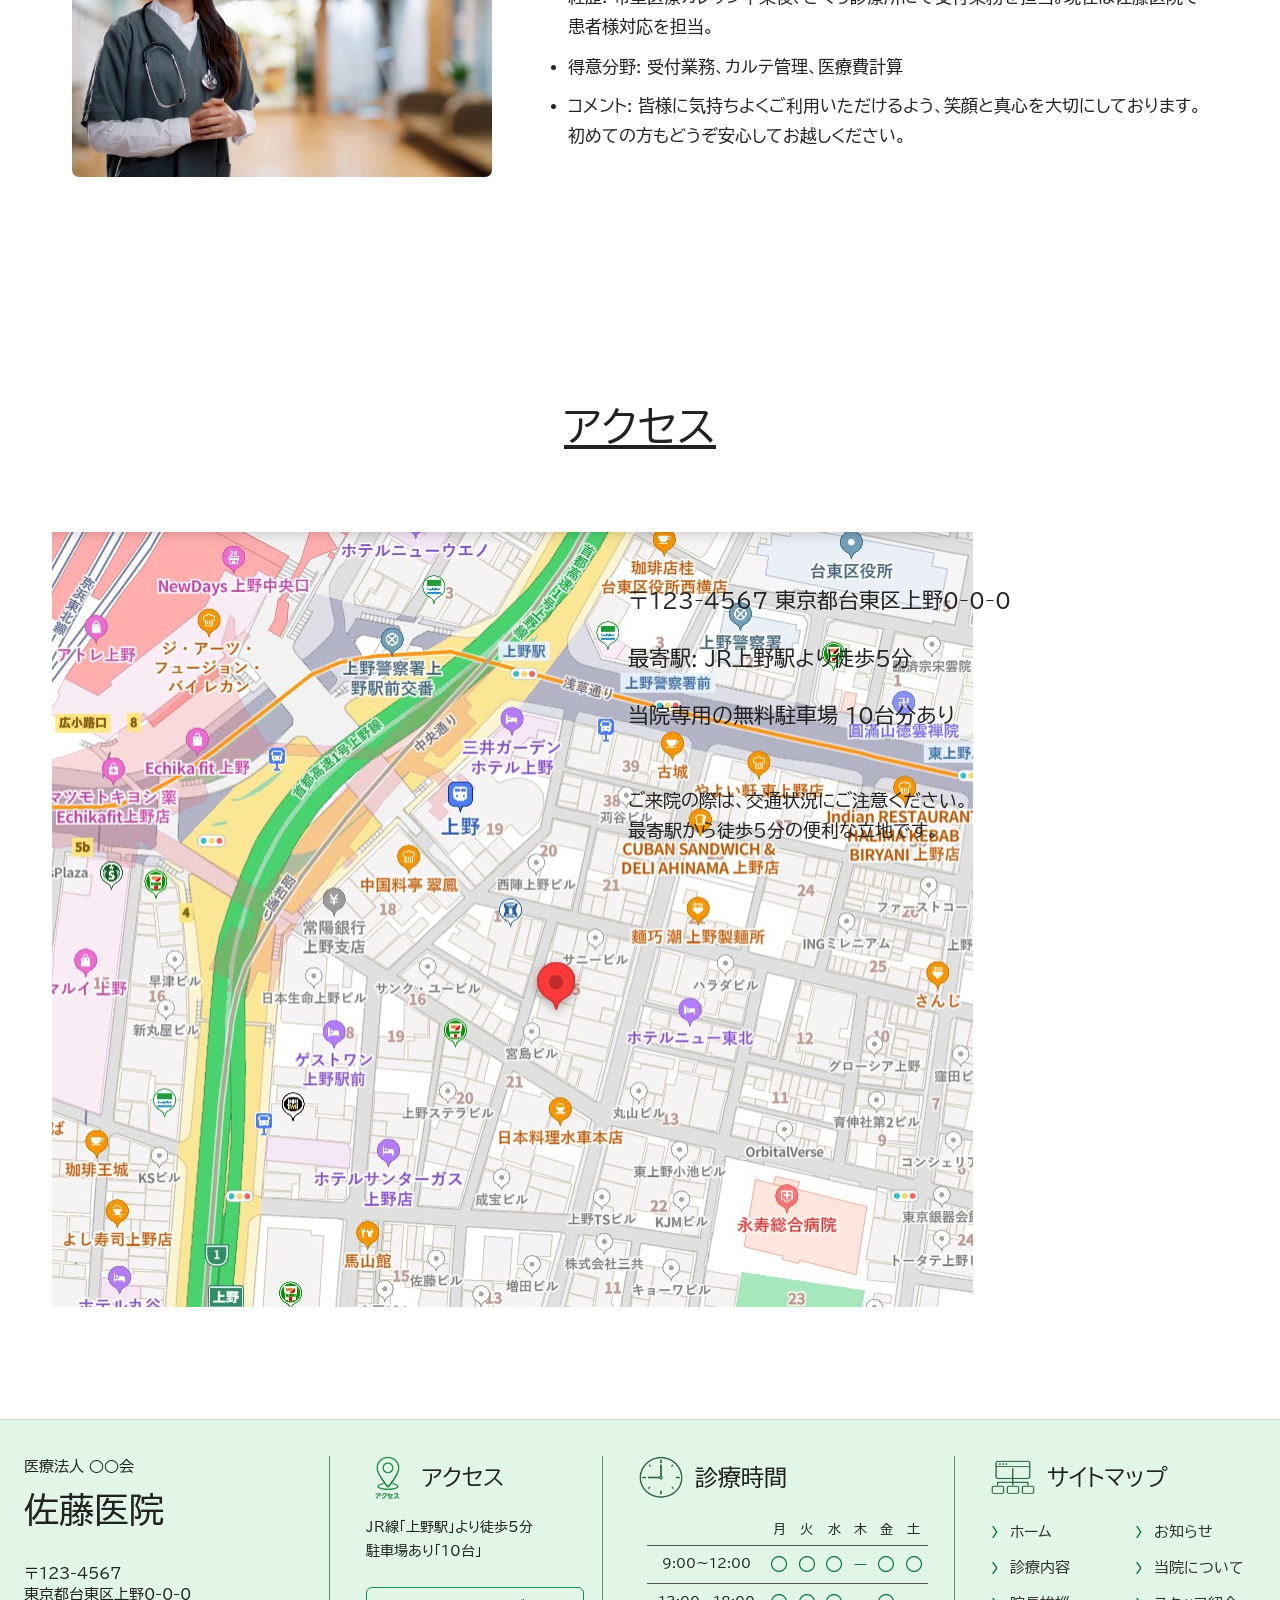
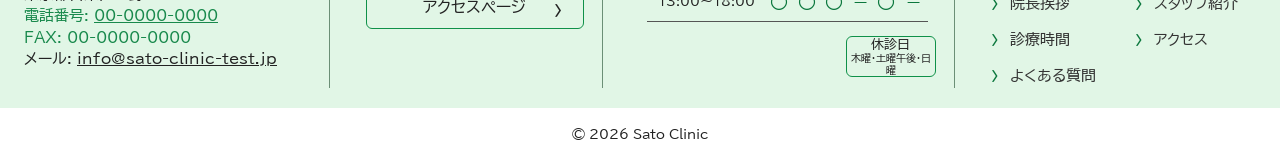
<file: 00_index.html>
﻿<!doctype html>
<html lang="ja">
<head>
  <meta charset="UTF-8">
  <meta name="viewport" content="width=device-width, initial-scale=1.0">
  <title>佐藤医院</title>
  <meta name="description" content="佐藤医院の公式サイトです。診療時間、診療内容、スタッフ紹介、アクセス情報をご案内しています。">
  <link rel="preconnect" href="https://fonts.googleapis.com">
  <link rel="preconnect" href="https://fonts.gstatic.com" crossorigin>
  <link href="https://fonts.googleapis.com/css2?family=BIZ+UDPGothic&family=Sawarabi+Mincho&display=swap" rel="stylesheet">
  <link rel="stylesheet" href="./css/style.css?v=20260717-2">
</head>
<body>
  <a class="skip-link" href="#main-content">本文へ移動</a>
  <header class="site-header">
    <div class="header-inner">
      <a class="site-logo-link" href="#home" aria-label="佐藤医院トップへ">
        <img class="site-logo" src="./assets/Logo/logo.png" alt="佐藤医院 Sato Clinic">
      </a>
      <nav class="utility-nav" aria-label="クイックメニュー">
        <a href="tel:0000000000" aria-label="電話 00-0000-0000">
          <span class="utility-icon">
            <img class="icon-default" src="./assets/icons/tel.png" alt="" aria-hidden="true">
            <img class="icon-hover" src="./assets/satoclinic-asset/tel-hover.png" alt="" aria-hidden="true">
          </span>
        </a>
        <a href="04_hours-access.html#access" aria-label="アクセス">
          <span class="utility-icon">
            <img class="icon-default" src="./assets/icons/access.png" alt="" aria-hidden="true">
            <img class="icon-hover" src="./assets/satoclinic-asset/access-hover.png" alt="" aria-hidden="true">
          </span>
        </a>
        <a href="01_news.html" aria-label="お知らせ">
          <span class="utility-icon">
            <img class="icon-default" src="./assets/icons/search.png" alt="" aria-hidden="true">
            <img class="icon-hover" src="./assets/satoclinic-asset/search-hover.png" alt="" aria-hidden="true">
          </span>
        </a>
        <a href="#site-map" class="menu-button" aria-label="サイトマップへ移動"><i aria-hidden="true"></i><span>メニュー</span></a>
      </nav>
    </div>
  </header>

  <main id="main-content">
    <section id="home" class="hero">
      <img src="./assets/Hospital_Exterior/hospital_1.jpg" alt="佐藤医院の外観">
      <h1>地域に根差した医療</h1>
      <div class="hero-fade"></div>
    </section>

    <section class="summary-cards container">
      <article id="news" class="news-card" aria-labelledby="news-heading">
        <h2 id="news-heading"><a href="01_news.html">医院からのお知らせ</a></h2>
        <ul class="news-list-desktop">
          <li><time>20xx/xx/xx</time><span class="tag tag-orange">重要</span><a href="01_news.html#notice-flu">インフルエンザ予防接種について</a></li>
          <li class="news-item-double-tag"><time>20xx/xx/xx</time><span class="tag tag-orange">重要</span><span class="tag tag-gray">休診情報</span><a href="01_news.html#notice-yearend">年末年始の休診について</a></li>
          <li><time>20xx/xx/xx</time><span class="tag tag-green">ご案内</span><a href="01_news.html#notice-checkup">健康診断のご案内</a></li>
          <li><time>20xx/xx/xx</time><span class="tag tag-orange">重要</span><a href="01_news.html#notice-covid">新型コロナウイルス対策について</a></li>
          <li><time>20xx/xx/xx</time><span class="tag tag-green">ご案内</span><a href="01_news.html#notice-online">オンライン診療の導入について</a></li>
        </ul>
        <div class="news-slider mobile-only" aria-label="お知らせスライダー">
          <div class="news-slider-track">
            <article class="news-slide">
              <time>20xx/xx/xx</time>
              <div class="news-slide-tags">
                <span class="tag tag-orange">重要</span>
              </div>
              <a href="01_news.html#notice-flu">インフルエンザ予防接種について</a>
            </article>
            <article class="news-slide">
              <time>20xx/xx/xx</time>
              <div class="news-slide-tags">
                <span class="tag tag-orange">重要</span>
                <span class="tag tag-gray">休診情報</span>
              </div>
              <a href="01_news.html#notice-yearend">年末年始の休診について</a>
            </article>
            <article class="news-slide">
              <time>20xx/xx/xx</time>
              <div class="news-slide-tags">
                <span class="tag tag-green">ご案内</span>
              </div>
              <a href="01_news.html#notice-checkup">健康診断のご案内</a>
            </article>
            <article class="news-slide">
              <time>20xx/xx/xx</time>
              <div class="news-slide-tags">
                <span class="tag tag-orange">重要</span>
              </div>
              <a href="01_news.html#notice-covid">新型コロナウイルス対策について</a>
            </article>
            <article class="news-slide">
              <time>20xx/xx/xx</time>
              <div class="news-slide-tags">
                <span class="tag tag-green">ご案内</span>
              </div>
              <a href="01_news.html#notice-online">オンライン診療の導入について</a>
            </article>
          </div>
        </div>
      </article>

      <article class="today-card">
        <h2><a href="04_hours-access.html#hours"><img src="./assets/icons/clock.png" alt="" aria-hidden="true">本日の診療時間</a></h2>
        <strong id="today-hours">9:00〜12:00 / 13:00〜18:00</strong>
        <p id="today-reception">受付時間 8:00〜11:00 / 12:00〜17:00</p>
        <a href="04_hours-access.html#hours">休診日: 木曜日・土曜午後・日曜日<span>›</span></a>
      </article>
    </section>

    <section id="services" class="departments container" aria-labelledby="services-heading">
      <h2 id="services-heading" class="section-label"><a href="02_services.html">診療内容</a></h2>
      <a class="department-card" href="02_services.html#general-medicine" aria-label="一般内科の診療ページへ"><img src="./assets/icons/general.png" alt="" aria-hidden="true"><h3>一般内科</h3></a>
      <a class="department-card" href="02_services.html#lifestyle-disease" aria-label="生活習慣病の診療ページへ"><img class="department-icon-lifestyle" src="./assets/icons/lifestyle.png" alt="" aria-hidden="true"><h3>生活習慣病</h3></a>
      <a class="department-card" href="02_services.html#gastroenterology" aria-label="消化器内科の診療ページへ"><img src="./assets/icons/stomach.png" alt="" aria-hidden="true"><h3>消化器内科</h3></a>
      <a class="department-card" href="02_services.html#respiratory-medicine" aria-label="呼吸器内科の診療ページへ"><img src="./assets/icons/lungs.png" alt="" aria-hidden="true"><h3>呼吸器内科</h3></a>
      <a class="more-link" href="02_services.html"><span class="more-link-text">診療内容を詳しく見る</span><span>›</span></a>
    </section>

    <section class="photo-row" aria-label="医院イメージ">
      <img src="./assets/Infomation_Image/information_2.jpg" alt="受付スタッフ" loading="lazy">
      <img src="./assets/Hospital_Exterior/hospital_3.jpg" alt="院内風景" loading="lazy">
      <img src="./assets/Medical_Image/medical_1.jpg" alt="診療イメージ" loading="lazy">
    </section>

    <section id="hours" class="hours-section container small-container">
      <h2><a href="04_hours-access.html#hours">診療時間</a></h2>
      <table class="hours-table-desktop" aria-describedby="hours-note">
        <caption class="visually-hidden">佐藤医院の診療時間一覧</caption>
        <thead id="hours-table-head"></thead>
        <tbody id="hours-table-body"></tbody>
      </table>
      <div id="hours-cards-mobile" class="hours-cards mobile-only" aria-label="スマートフォン向け診療時間"></div>
      <p id="hours-note">受付時間: 午前 8:00〜11:00 / 午後 12:00〜17:00<br>休診日: 木曜日・土曜午後・日曜日<br>※祝祭日も診療を行っておりますが、休診日もございますので、事前にご確認ください。</p>
    </section>

    <section class="feature-image">
      <img src="./assets/Infomation_Image/information_3.jpg" alt="看護師と患者" loading="lazy">
    </section>

    <section id="about" class="about-section container">
      <div class="about-copy">
        <h2><a href="03_about.html">当院について</a></h2>
        <p>佐藤医院は、地域の皆様の健康を守り、より良い生活をサポートすることを使命としています。</p>
        <p>創立以来、私たちは「患者様一人ひとりに寄り添った診療」を大切にし、地域密着型の医療を提供してまいりました。</p>
        <p>今後も、皆様の健康維持と病気予防に貢献するため、より良い医療サービスを提供し続けることをお約束いたします。</p>
      </div>
      <img src="./assets/Hospital_Exterior/hospital_6.jpg" alt="佐藤医院の院内" loading="lazy">
    </section>

    <section id="greeting" class="greeting-section">
      <div class="container greeting-inner">
        <img src="./assets/Doctor_Image/sato_taro.jpg" alt="佐藤医院 院長 佐藤太郎" loading="lazy">
        <div>
          <h2><a href="03_about.html#greeting">ご挨拶</a></h2>
          <p>こんにちは。<br>佐藤医院の院長、佐藤太郎と申します。当院のホームページをご覧いただき、ありがとうございます。</p>
          <p>佐藤医院では、「地域に根ざした医療」をモットーに、患者様一人ひとりに寄り添った医療を提供することを目指しております。日常的な健康管理から生活習慣病の予防、さらには専門的な診断や治療まで、幅広い内科診療を行い、地域の皆様の健康を支える役割を担っていきたいと考えております。</p>
          <p>私たちは、患者様の不安を少しでも軽減し、安心して診療を受けていただけるよう、わかりやすい説明と丁寧な対応を心掛けております。また、近隣の医療機関とも連携し、必要に応じて高度医療へのアクセスもサポートいたします。どんな小さな不調でも、どうぞお気軽にご相談ください。</p>
          <p>これからも、患者様の健康を第一に考え、地域の皆様に信頼される医療機関であり続けるため、スタッフ一同努力してまいります。どうぞよろしくお願いいたします。</p>
          <p class="signature"><span class="signature-text">佐藤医院　院長　佐藤 太郎</span></p>
        </div>
      </div>
    </section>

    <section id="staff" class="staff-section container">
      <h2><a href="03_about.html#staff">スタッフ紹介</a></h2>
      <p class="staff-intro">地域の皆様に安心してご来院いただけるよう、スタッフ一同、誠心誠意対応いたします。それぞれの専門性と温かさを活かし、皆様の健康を支えるパートナーとしてお力になれるよう努めてまいります。</p>

      <article class="staff-row image-right desktop-staff">
        <div>
          <h3>院長: 佐藤 太郎</h3>
          <ul>
            <li>経歴: 光明大学医学部卒業後、瑞穂中央総合病院で内科医として10年間勤務。その後、地域医療への貢献を目指し、佐藤医院を開院。</li>
            <li>専門分野: 生活習慣病、呼吸器疾患、内科全般</li>
            <li>コメント: 患者様にとって気軽に相談できる「かかりつけ医」を目指しています。どんな小さな不安でも、まずはご相談ください。</li>
          </ul>
        </div>
        <img src="./assets/Doctor_Image/firstView.jpg" alt="院長 佐藤太郎" loading="lazy">
      </article>

      <article class="staff-row image-left desktop-staff">
        <img class="staff-photo-suzuki" src="./assets/Doctor_Image/suzuki_mari.jpg" alt="看護師長 鈴木真理" loading="lazy">
        <div>
          <h3>看護師長: 鈴木 真理</h3>
          <ul>
            <li>経歴: 白桜大学看護学部卒業後、緑が丘大学病院で10年勤務。地域医療に携わりたい思いから、佐藤医院に入職。</li>
            <li>得意分野: 親身な対応、注射・採血技術、健康管理指導</li>
            <li>メッセージ: 安心して治療を受けていただけるよう、いつも笑顔でお待ちしています。些細なことでもお気軽にご相談ください。</li>
          </ul>
        </div>
      </article>

      <article class="staff-row image-right desktop-staff">
        <div>
          <h3>臨床検査技師: 高橋 由美</h3>
          <ul>
            <li>経歴: 東都臨床検査技術専門学校を卒業後、武蔵中央医療センターにて15年間の臨床検査技師としての経験を積む。</li>
            <li>得意分野: 血液検査、心電図検査、超音波検査</li>
            <li>コメント: 検査は不安が伴うこともありますが、できるだけリラックスしていただけるよう、優しく丁寧な対応を心がけています。</li>
          </ul>
        </div>
        <img src="./assets/Doctor_Image/takahashi_yumi.jpg" alt="臨床検査技師 高橋由美" loading="lazy">
      </article>

      <article class="staff-row image-left desktop-staff">
        <img class="staff-photo-yamamoto" src="./assets/Doctor_Image/yamamoto_hana.jpg" alt="医療事務 山本花" loading="lazy">
        <div>
          <h3>医療事務: 山本 花</h3>
          <ul>
            <li>経歴: 希望医療カレッジ卒業後、さくら診療所にて受付業務を担当。現在は佐藤医院で患者様対応を担当。</li>
            <li>得意分野: 受付業務、カルテ管理、医療費計算</li>
            <li>コメント: 皆様に気持ちよくご利用いただけるよう、笑顔と真心を大切にしております。初めての方もどうぞ安心してお越しください。</li>
          </ul>
        </div>
      </article>

      <div class="staff-cards mobile-only">
        <details class="staff-card">
          <summary><span>院長: 佐藤 太郎</span><span>生活習慣病・呼吸器疾患</span></summary>
          <img src="./assets/Doctor_Image/firstView.jpg" alt="院長 佐藤太郎" loading="lazy">
          <p>光明大学医学部卒業後、瑞穂中央総合病院で内科医として10年間勤務。その後、地域医療への貢献を目指し、佐藤医院を開院。</p>
          <p>患者様にとって気軽に相談できる「かかりつけ医」を目指しています。どんな小さな不安でも、まずはご相談ください。</p>
        </details>
        <details class="staff-card">
          <summary><span>看護師長: 鈴木 真理</span><span>親身な対応・健康管理指導</span></summary>
          <img class="staff-photo-suzuki" src="./assets/Doctor_Image/suzuki_mari.jpg" alt="看護師長 鈴木真理" loading="lazy">
          <p>白桜大学看護学部卒業後、緑が丘大学病院で10年勤務。地域医療に携わりたい思いから、佐藤医院に入職。</p>
          <p>安心して治療を受けていただけるよう、いつも笑顔でお待ちしています。些細なことでもお気軽にご相談ください。</p>
        </details>
        <details class="staff-card">
          <summary><span>臨床検査技師: 高橋 由美</span><span>血液検査・心電図・超音波検査</span></summary>
          <img src="./assets/Doctor_Image/takahashi_yumi.jpg" alt="臨床検査技師 高橋由美" loading="lazy">
          <p>東都臨床検査技術専門学校を卒業後、武蔵中央医療センターにて15年間の臨床検査技師としての経験を積む。</p>
          <p>検査は不安が伴うこともありますが、できるだけリラックスしていただけるよう、優しく丁寧な対応を心がけています。</p>
        </details>
        <details class="staff-card">
          <summary><span>医療事務: 山本 花</span><span>受付業務・カルテ管理</span></summary>
          <img class="staff-photo-yamamoto" src="./assets/Doctor_Image/yamamoto_hana.jpg" alt="医療事務 山本花" loading="lazy">
          <p>希望医療カレッジ卒業後、さくら診療所にて受付業務を担当。現在は佐藤医院で患者様対応を担当。</p>
          <p>皆様に気持ちよくご利用いただけるよう、笑顔と真心を大切にしております。初めての方もどうぞ安心してお越しください。</p>
        </details>
      </div>
    </section>

    <section id="access" class="access-section container">
      <h2><a href="04_hours-access.html#access">アクセス</a></h2>
      <div class="access-grid">
        <img src="./assets/map.jpg" alt="佐藤医院周辺地図" loading="lazy">
        <div>
          <p>〒123-4567 東京都台東区上野0-0-0</p>
          <p>最寄駅: JR上野駅より徒歩5分</p>
          <p>当院専用の無料駐車場 10台分あり</p>
          <p class="access-note">ご来院の際は、交通状況にご注意ください。<br>最寄駅から徒歩5分の便利な立地です。</p>
        </div>
      </div>
    </section>
  </main>

  <footer class="site-footer">
    <div class="container footer-grid">
      <section id="contact" class="clinic-info">
        <p>医療法人 ○○会</p>
        <h2>佐藤医院</h2>
        <p>〒123-4567<br>東京都台東区上野0-0-0<br><span>電話番号: <a href="tel:0000000000">00-0000-0000</a></span><br><span>FAX: 00-0000-0000</span><br>メール: <a href="mailto:info@sato-clinic-test.jp">info@sato-clinic-test.jp</a></p>
      </section>

      <section class="footer-access">
        <h3><img src="./assets/icons/access.png" alt="" aria-hidden="true">アクセス</h3>
        <p>JR線「上野駅」より徒歩5分<br>駐車場あり「10台」</p>
        <a href="04_hours-access.html#access">アクセスページ<span>›</span></a>
      </section>

      <section class="footer-hours">
        <h3><img src="./assets/icons/clock.png" alt="" aria-hidden="true">診療時間</h3>
        <table>
          <caption class="visually-hidden">フッターの診療時間一覧</caption>
          <thead id="footer-hours-table-head"></thead>
          <tbody id="footer-hours-table-body"></tbody>
        </table>
        <p class="holiday">休診日<br><small>木曜・土曜午後・日曜</small></p>
      </section>

      <section id="site-map" class="sitemap">
        <h3><img src="./assets/icons/sitemap.png" alt="" aria-hidden="true">サイトマップ</h3>
        <div class="sitemap-desktop">
          <a href="#home">ホーム</a>
          <a href="01_news.html">お知らせ</a>
          <a href="02_services.html">診療内容</a>
          <a href="03_about.html">当院について</a>
          <a href="03_about.html#greeting">院長挨拶</a>
          <a href="03_about.html#staff">スタッフ紹介</a>
          <a href="04_hours-access.html#hours">診療時間</a>
          <a href="04_hours-access.html#access">アクセス</a>
          <a href="05_faq.html">よくある質問</a>
        </div>
        <details class="sitemap-mobile mobile-only">
          <summary>サイトマップを開く</summary>
          <div>
            <a href="#home">ホーム</a>
            <a href="01_news.html">お知らせ</a>
            <a href="02_services.html">診療内容</a>
            <a href="03_about.html">当院について</a>
            <a href="03_about.html#greeting">院長挨拶</a>
            <a href="03_about.html#staff">スタッフ紹介</a>
            <a href="04_hours-access.html#hours">診療時間</a>
            <a href="04_hours-access.html#access">アクセス</a>
            <a href="05_faq.html">よくある質問</a>
          </div>
        </details>
      </section>
    </div>
    <p class="copyright">© 2026 Sato Clinic</p>
  </footer>
  <script src="./js/clinic-hours-data.js"></script>
  <script src="./js/clinic-hours.js"></script>
</body>
</html>
</file>
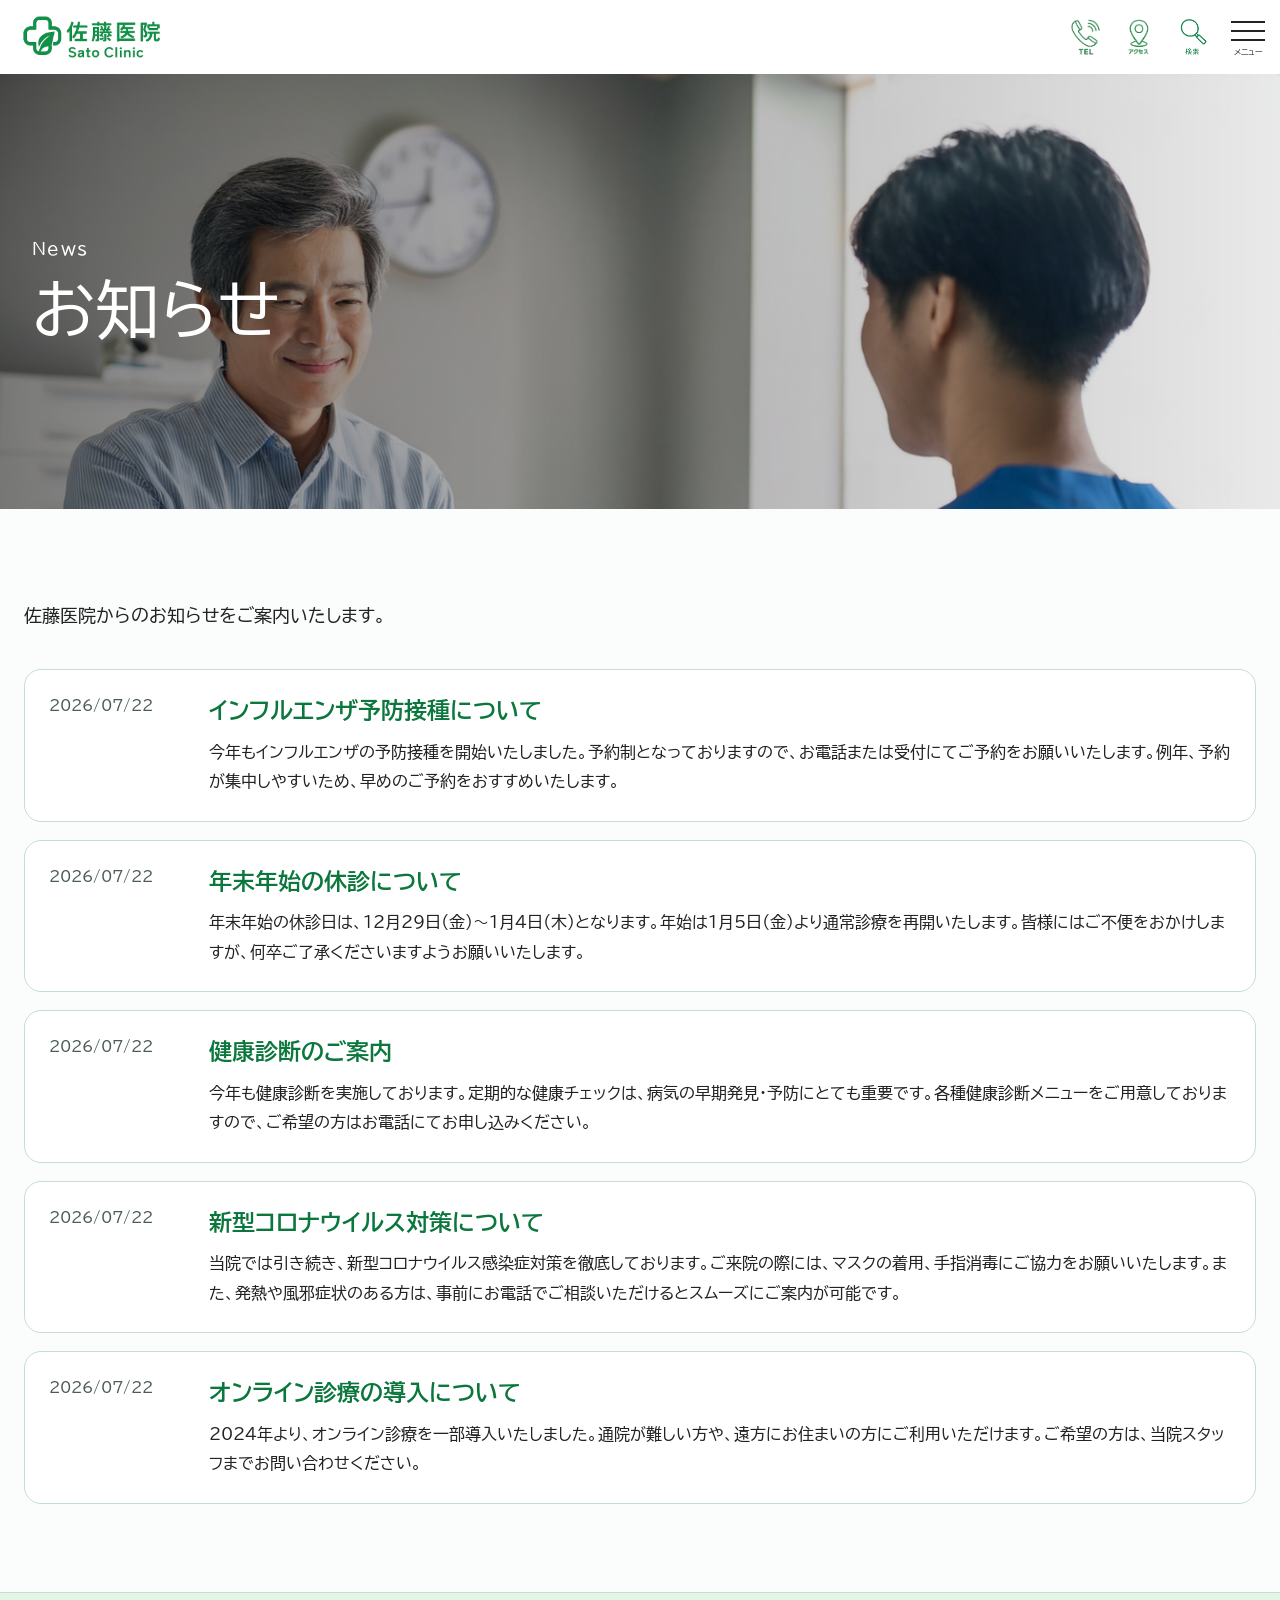
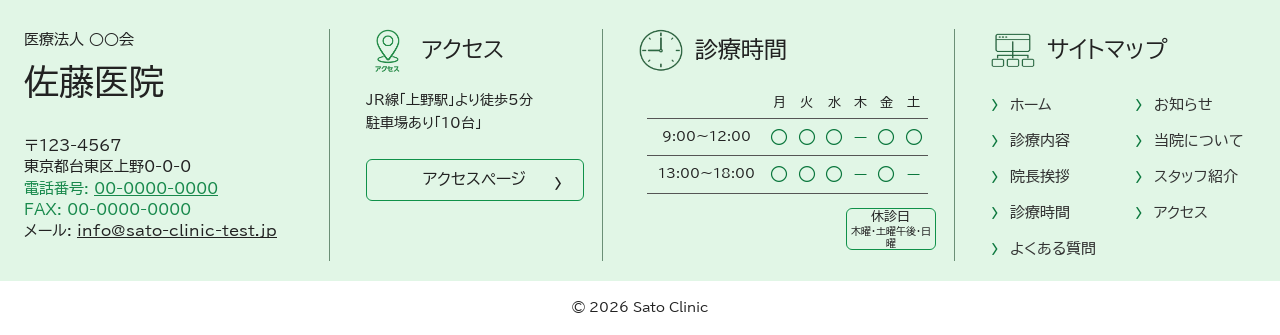
<file: 01_news.html>
<!doctype html>
<html lang="ja">
<head>
  <meta charset="UTF-8">
  <meta name="viewport" content="width=device-width, initial-scale=1.0">
  <title>お知らせ | 佐藤医院</title>
  <meta name="description" content="佐藤医院からのお知らせをご案内しています。">
  <link rel="preconnect" href="https://fonts.googleapis.com">
  <link rel="preconnect" href="https://fonts.gstatic.com" crossorigin>
  <link href="https://fonts.googleapis.com/css2?family=BIZ+UDPGothic&family=Sawarabi+Mincho&display=swap" rel="stylesheet">
  <link rel="stylesheet" href="./css/style.css?v=20260722-refactor2">
  <link rel="stylesheet" href="./css/subpages.css?v=20260722-refactor1">
</head>
<body>
  <a class="skip-link" href="#main-content">本文へ移動</a>
  <header class="site-header">
    <div class="header-inner">
          <a class="site-logo-link" href="index.html" aria-label="佐藤医院トップへ">
        <img class="site-logo" src="./assets/Logo/logo.png" alt="佐藤医院 Sato Clinic">
      </a>
      <nav class="utility-nav" aria-label="クイックメニュー">
        <a href="tel:0000000000" aria-label="電話 00-0000-0000"><span class="utility-icon"><img class="icon-default" src="./assets/icons/tel.png" alt="" aria-hidden="true"><img class="icon-hover" src="./assets/satoclinic-asset/tel-hover.png" alt="" aria-hidden="true"></span></a>
        <a href="04_hours-access.html#access" aria-label="アクセス"><span class="utility-icon"><img class="icon-default" src="./assets/icons/access.png" alt="" aria-hidden="true"><img class="icon-hover" src="./assets/satoclinic-asset/access-hover.png" alt="" aria-hidden="true"></span></a>
        <a href="01_news.html" aria-label="サイト内検索"><span class="utility-icon"><img class="icon-default" src="./assets/icons/search.png" alt="" aria-hidden="true"><img class="icon-hover" src="./assets/satoclinic-asset/search-hover.png" alt="" aria-hidden="true"></span></a>
        <a href="#site-map" class="menu-button" aria-label="サイトマップへ移動"><i aria-hidden="true"></i><span>メニュー</span></a>
      </nav>
    </div>
  </header>

  <main id="main-content" class="subpage-main">
    <section class="subpage-hero" aria-labelledby="news-page-title">
      <img src="./assets/Infomation_Image/information_1.jpg" alt="佐藤医院の受付">
      <div class="subpage-hero-copy">
        <p>News</p>
        <h1 id="news-page-title">お知らせ</h1>
      </div>
    </section>

    <section class="subpage-section container">
      <p class="subpage-lead">佐藤医院からのお知らせをご案内いたします。</p>
      <div class="notice-list">
        <article id="notice-flu" class="notice-item">
          <time datetime="2026-07-22">2026/07/22</time>
          <div>
            <h2>インフルエンザ予防接種について</h2>
            <p>今年もインフルエンザの予防接種を開始いたしました。予約制となっておりますので、お電話または受付にてご予約をお願いいたします。例年、予約が集中しやすいため、早めのご予約をおすすめいたします。</p>
          </div>
        </article>
        <article id="notice-yearend" class="notice-item">
          <time datetime="2026-07-22">2026/07/22</time>
          <div>
            <h2>年末年始の休診について</h2>
            <p>年末年始の休診日は、12月29日（金）〜1月4日（木）となります。年始は1月5日（金）より通常診療を再開いたします。皆様にはご不便をおかけしますが、何卒ご了承くださいますようお願いいたします。</p>
          </div>
        </article>
        <article id="notice-checkup" class="notice-item">
          <time datetime="2026-07-22">2026/07/22</time>
          <div>
            <h2>健康診断のご案内</h2>
            <p>今年も健康診断を実施しております。定期的な健康チェックは、病気の早期発見・予防にとても重要です。各種健康診断メニューをご用意しておりますので、ご希望の方はお電話にてお申し込みください。</p>
          </div>
        </article>
        <article id="notice-covid" class="notice-item">
          <time datetime="2026-07-22">2026/07/22</time>
          <div>
            <h2>新型コロナウイルス対策について</h2>
            <p>当院では引き続き、新型コロナウイルス感染症対策を徹底しております。ご来院の際には、マスクの着用、手指消毒にご協力をお願いいたします。また、発熱や風邪症状のある方は、事前にお電話でご相談いただけるとスムーズにご案内が可能です。</p>
          </div>
        </article>
        <article id="notice-online" class="notice-item">
          <time datetime="2026-07-22">2026/07/22</time>
          <div>
            <h2>オンライン診療の導入について</h2>
            <p>2024年より、オンライン診療を一部導入いたしました。通院が難しい方や、遠方にお住まいの方にご利用いただけます。ご希望の方は、当院スタッフまでお問い合わせください。</p>
          </div>
        </article>
      </div>
    </section>
  </main>

  <footer class="site-footer">
    <div class="container footer-grid">
      <section id="contact" class="clinic-info">
        <p>医療法人 ○○会</p>
        <h2>佐藤医院</h2>
        <p>〒123-4567<br>東京都台東区上野0-0-0<br><span>電話番号: <a href="tel:0000000000">00-0000-0000</a></span><br><span>FAX: 00-0000-0000</span><br>メール: <a href="mailto:info@sato-clinic-test.jp">info@sato-clinic-test.jp</a></p>
      </section>
      <section class="footer-access">
        <h3><img src="./assets/icons/access.png" alt="" aria-hidden="true">アクセス</h3>
        <p>JR線「上野駅」より徒歩5分<br>駐車場あり「10台」</p>
        <a href="04_hours-access.html#access">アクセスページ<span>›</span></a>
      </section>
      <section class="footer-hours">
        <h3><img src="./assets/icons/clock.png" alt="" aria-hidden="true">診療時間</h3>
        <table><caption class="visually-hidden">フッターの診療時間一覧</caption><thead id="footer-hours-table-head"></thead><tbody id="footer-hours-table-body"></tbody></table>
        <p class="holiday">休診日<br><small>木曜・土曜午後・日曜</small></p>
      </section>
      <section id="site-map" class="sitemap">
        <h3><img src="./assets/icons/sitemap.png" alt="" aria-hidden="true">サイトマップ</h3>
        <div class="sitemap-desktop">
          <a href="index.html">ホーム</a><a href="01_news.html">お知らせ</a><a href="02_services.html">診療内容</a><a href="03_about.html">当院について</a><a href="03_about.html#greeting">院長挨拶</a><a href="03_about.html#staff">スタッフ紹介</a><a href="04_hours-access.html#hours">診療時間</a><a href="04_hours-access.html#access">アクセス</a><a href="05_faq.html">よくある質問</a>
        </div>
      </section>
    </div>
    <p class="copyright">© 2026 Sato Clinic</p>
  </footer>
  <script src="./js/site-navigation.js?v=20260722-refactor2"></script>
  <script src="./js/clinic-hours-data.js"></script>
  <script src="./js/clinic-hours.js?v=20260722-refactor1"></script>
</body>
</html>
</file>
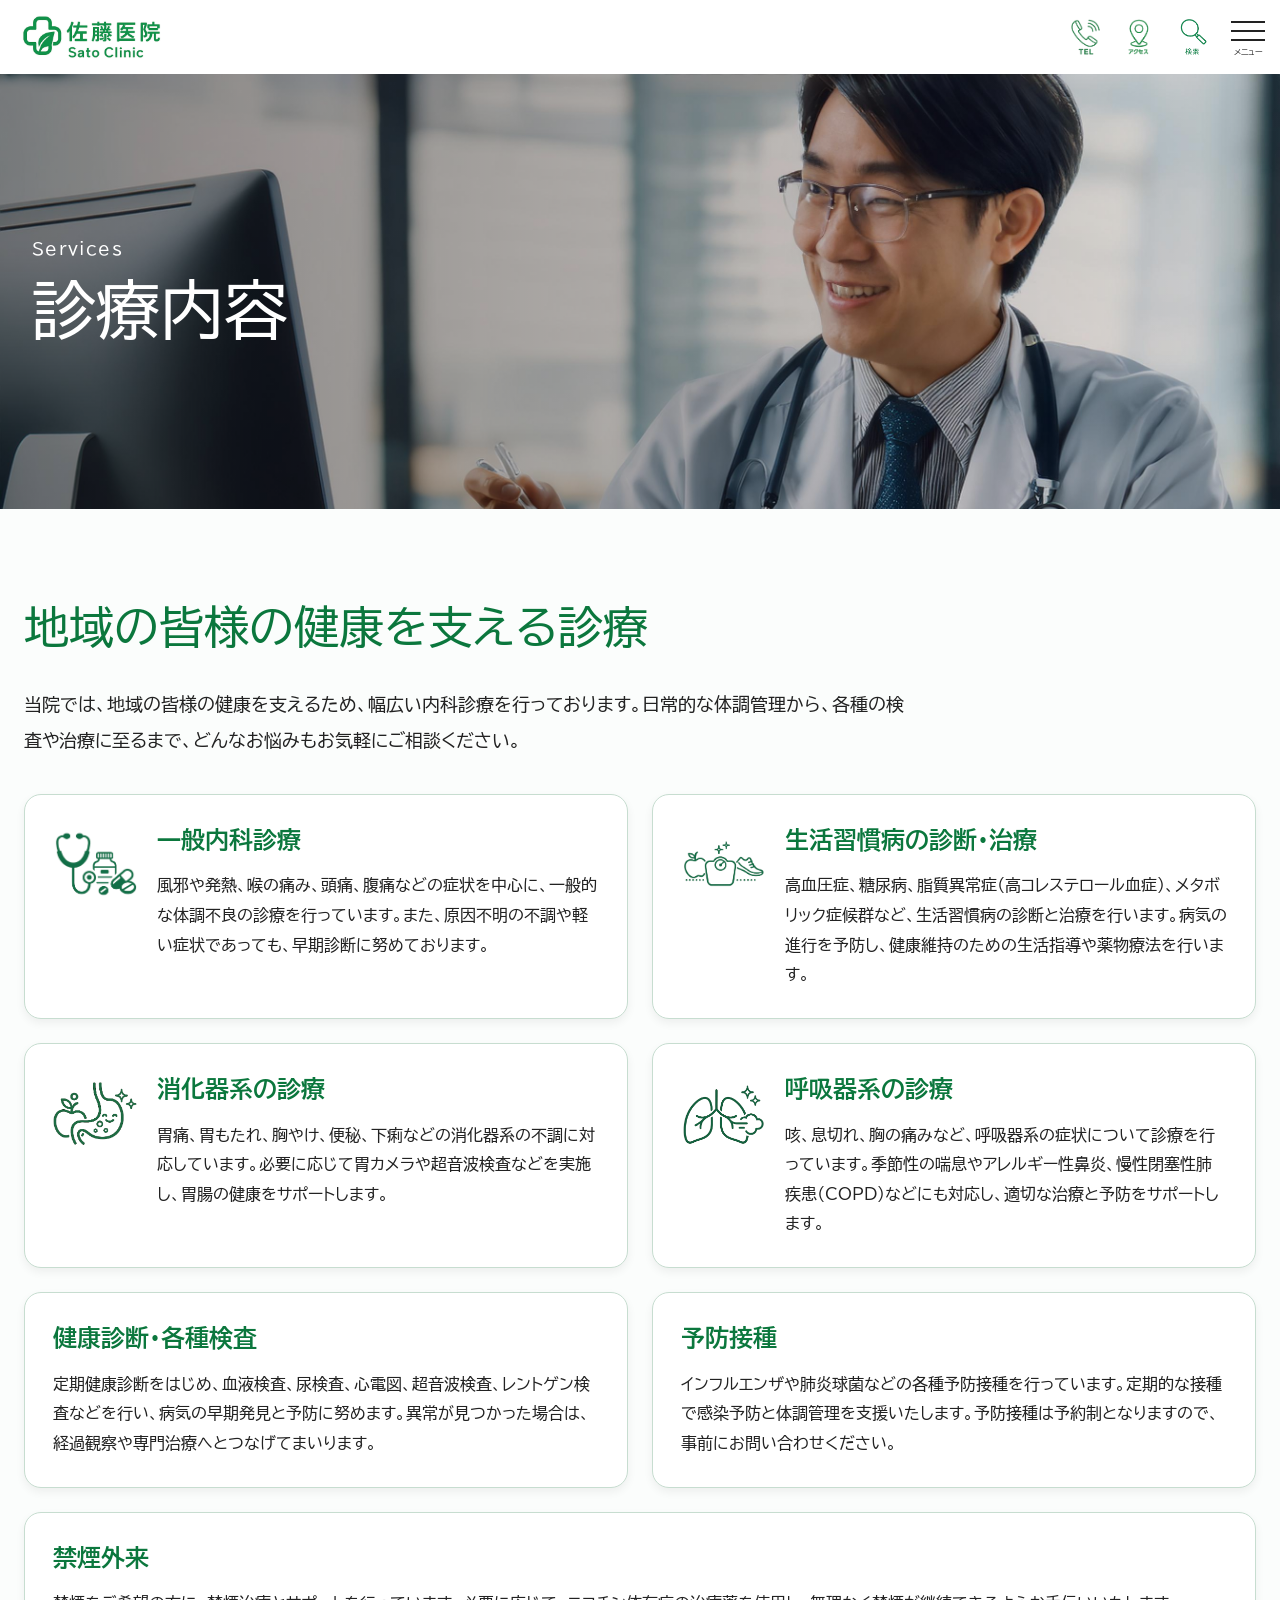
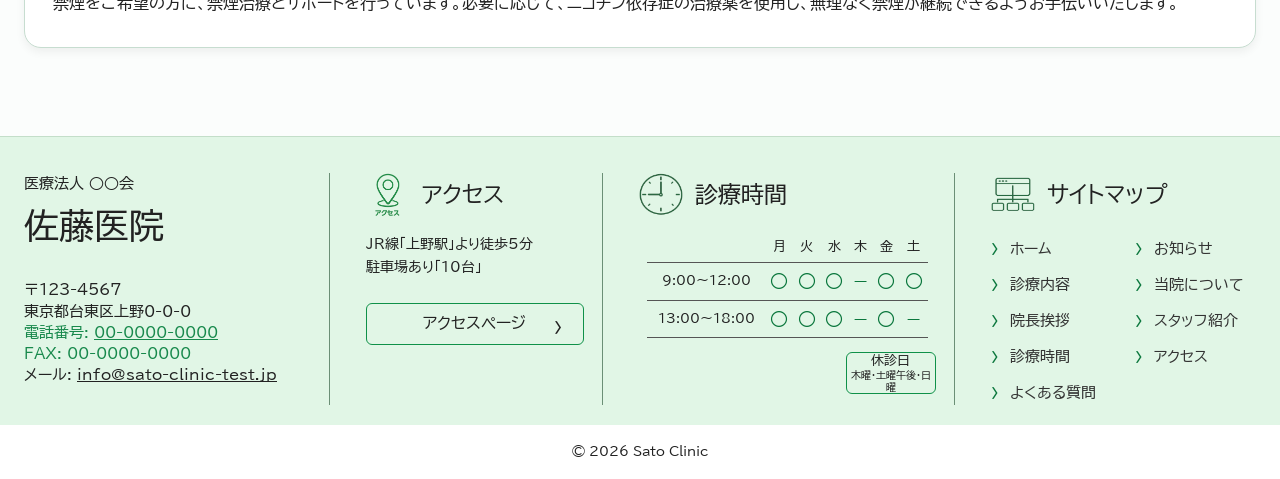
<file: 02_services.html>
<!doctype html>
<html lang="ja">
<head>
  <meta charset="UTF-8">
  <meta name="viewport" content="width=device-width, initial-scale=1.0">
  <title>診療内容 | 佐藤医院</title>
  <meta name="description" content="佐藤医院の診療内容をご案内しています。">
  <link rel="preconnect" href="https://fonts.googleapis.com">
  <link rel="preconnect" href="https://fonts.gstatic.com" crossorigin>
  <link href="https://fonts.googleapis.com/css2?family=BIZ+UDPGothic&family=Sawarabi+Mincho&display=swap" rel="stylesheet">
  <link rel="stylesheet" href="./css/style.css?v=20260722-refactor2">
  <link rel="stylesheet" href="./css/subpages.css?v=20260722-refactor1">
</head>
<body>
  <a class="skip-link" href="#main-content">本文へ移動</a>
  <header class="site-header">
    <div class="header-inner">
      <a class="site-logo-link" href="index.html" aria-label="佐藤医院トップへ"><img class="site-logo" src="./assets/Logo/logo.png" alt="佐藤医院 Sato Clinic"></a>
      <nav class="utility-nav" aria-label="クイックメニュー">
        <a href="tel:0000000000" aria-label="電話 00-0000-0000"><span class="utility-icon"><img class="icon-default" src="./assets/icons/tel.png" alt="" aria-hidden="true"><img class="icon-hover" src="./assets/satoclinic-asset/tel-hover.png" alt="" aria-hidden="true"></span></a>
        <a href="04_hours-access.html#access" aria-label="アクセス"><span class="utility-icon"><img class="icon-default" src="./assets/icons/access.png" alt="" aria-hidden="true"><img class="icon-hover" src="./assets/satoclinic-asset/access-hover.png" alt="" aria-hidden="true"></span></a>
        <a href="01_news.html" aria-label="サイト内検索"><span class="utility-icon"><img class="icon-default" src="./assets/icons/search.png" alt="" aria-hidden="true"><img class="icon-hover" src="./assets/satoclinic-asset/search-hover.png" alt="" aria-hidden="true"></span></a>
        <a href="#site-map" class="menu-button" aria-label="サイトマップへ移動"><i aria-hidden="true"></i><span>メニュー</span></a>
      </nav>
    </div>
  </header>

  <main id="main-content" class="subpage-main">
    <section class="subpage-hero" aria-labelledby="services-page-title">
      <img src="./assets/Medical_Image/medical_1.jpg" alt="診療イメージ">
      <div class="subpage-hero-copy"><p>Services</p><h1 id="services-page-title">診療内容</h1></div>
    </section>

    <section class="subpage-section container">
      <h2 class="subpage-heading">地域の皆様の健康を支える診療</h2>
      <p class="subpage-lead">当院では、地域の皆様の健康を支えるため、幅広い内科診療を行っております。日常的な体調管理から、各種の検査や治療に至るまで、どんなお悩みもお気軽にご相談ください。</p>
      <div class="subpage-grid">
        <article id="general-medicine" class="subpage-card service-card">
          <img src="./assets/icons/general.png" alt="" aria-hidden="true">
          <div><h3>一般内科診療</h3><p>風邪や発熱、喉の痛み、頭痛、腹痛などの症状を中心に、一般的な体調不良の診療を行っています。また、原因不明の不調や軽い症状であっても、早期診断に努めております。</p></div>
        </article>
        <article id="lifestyle-disease" class="subpage-card service-card">
          <img src="./assets/icons/lifestyle.png" alt="" aria-hidden="true">
          <div><h3>生活習慣病の診断・治療</h3><p>高血圧症、糖尿病、脂質異常症（高コレステロール血症）、メタボリック症候群など、生活習慣病の診断と治療を行います。病気の進行を予防し、健康維持のための生活指導や薬物療法を行います。</p></div>
        </article>
        <article id="gastroenterology" class="subpage-card service-card">
          <img src="./assets/icons/stomach.png" alt="" aria-hidden="true">
          <div><h3>消化器系の診療</h3><p>胃痛、胃もたれ、胸やけ、便秘、下痢などの消化器系の不調に対応しています。必要に応じて胃カメラや超音波検査などを実施し、胃腸の健康をサポートします。</p></div>
        </article>
        <article id="respiratory-medicine" class="subpage-card service-card">
          <img src="./assets/icons/lungs.png" alt="" aria-hidden="true">
          <div><h3>呼吸器系の診療</h3><p>咳、息切れ、胸の痛みなど、呼吸器系の症状について診療を行っています。季節性の喘息やアレルギー性鼻炎、慢性閉塞性肺疾患（COPD）などにも対応し、適切な治療と予防をサポートします。</p></div>
        </article>
        <article id="checkup" class="subpage-card">
          <h3>健康診断・各種検査</h3>
          <p>定期健康診断をはじめ、血液検査、尿検査、心電図、超音波検査、レントゲン検査などを行い、病気の早期発見と予防に努めます。異常が見つかった場合は、経過観察や専門治療へとつなげてまいります。</p>
        </article>
        <article id="vaccination" class="subpage-card">
          <h3>予防接種</h3>
          <p>インフルエンザや肺炎球菌などの各種予防接種を行っています。定期的な接種で感染予防と体調管理を支援いたします。予防接種は予約制となりますので、事前にお問い合わせください。</p>
        </article>
        <article id="smoking-cessation" class="subpage-card subpage-card-wide">
          <h3>禁煙外来</h3>
          <p>禁煙をご希望の方に、禁煙治療とサポートを行っています。必要に応じて、ニコチン依存症の治療薬を使用し、無理なく禁煙が継続できるようお手伝いいたします。</p>
        </article>
      </div>
    </section>
  </main>

  <footer class="site-footer">
    <div class="container footer-grid">
      <section id="contact" class="clinic-info"><p>医療法人 ○○会</p><h2>佐藤医院</h2><p>〒123-4567<br>東京都台東区上野0-0-0<br><span>電話番号: <a href="tel:0000000000">00-0000-0000</a></span><br><span>FAX: 00-0000-0000</span><br>メール: <a href="mailto:info@sato-clinic-test.jp">info@sato-clinic-test.jp</a></p></section>
      <section class="footer-access"><h3><img src="./assets/icons/access.png" alt="" aria-hidden="true">アクセス</h3><p>JR線「上野駅」より徒歩5分<br>駐車場あり「10台」</p><a href="04_hours-access.html#access">アクセスページ<span>›</span></a></section>
      <section class="footer-hours"><h3><img src="./assets/icons/clock.png" alt="" aria-hidden="true">診療時間</h3><table><caption class="visually-hidden">フッターの診療時間一覧</caption><thead id="footer-hours-table-head"></thead><tbody id="footer-hours-table-body"></tbody></table><p class="holiday">休診日<br><small>木曜・土曜午後・日曜</small></p></section>
      <section id="site-map" class="sitemap"><h3><img src="./assets/icons/sitemap.png" alt="" aria-hidden="true">サイトマップ</h3><div class="sitemap-desktop"><a href="index.html">ホーム</a><a href="01_news.html">お知らせ</a><a href="02_services.html">診療内容</a><a href="03_about.html">当院について</a><a href="03_about.html#greeting">院長挨拶</a><a href="03_about.html#staff">スタッフ紹介</a><a href="04_hours-access.html#hours">診療時間</a><a href="04_hours-access.html#access">アクセス</a><a href="05_faq.html">よくある質問</a></div></section>
    </div>
    <p class="copyright">© 2026 Sato Clinic</p>
  </footer>
  <script src="./js/site-navigation.js?v=20260722-refactor2"></script>
  <script src="./js/clinic-hours-data.js"></script>
  <script src="./js/clinic-hours.js?v=20260722-refactor1"></script>
</body>
</html>
</file>
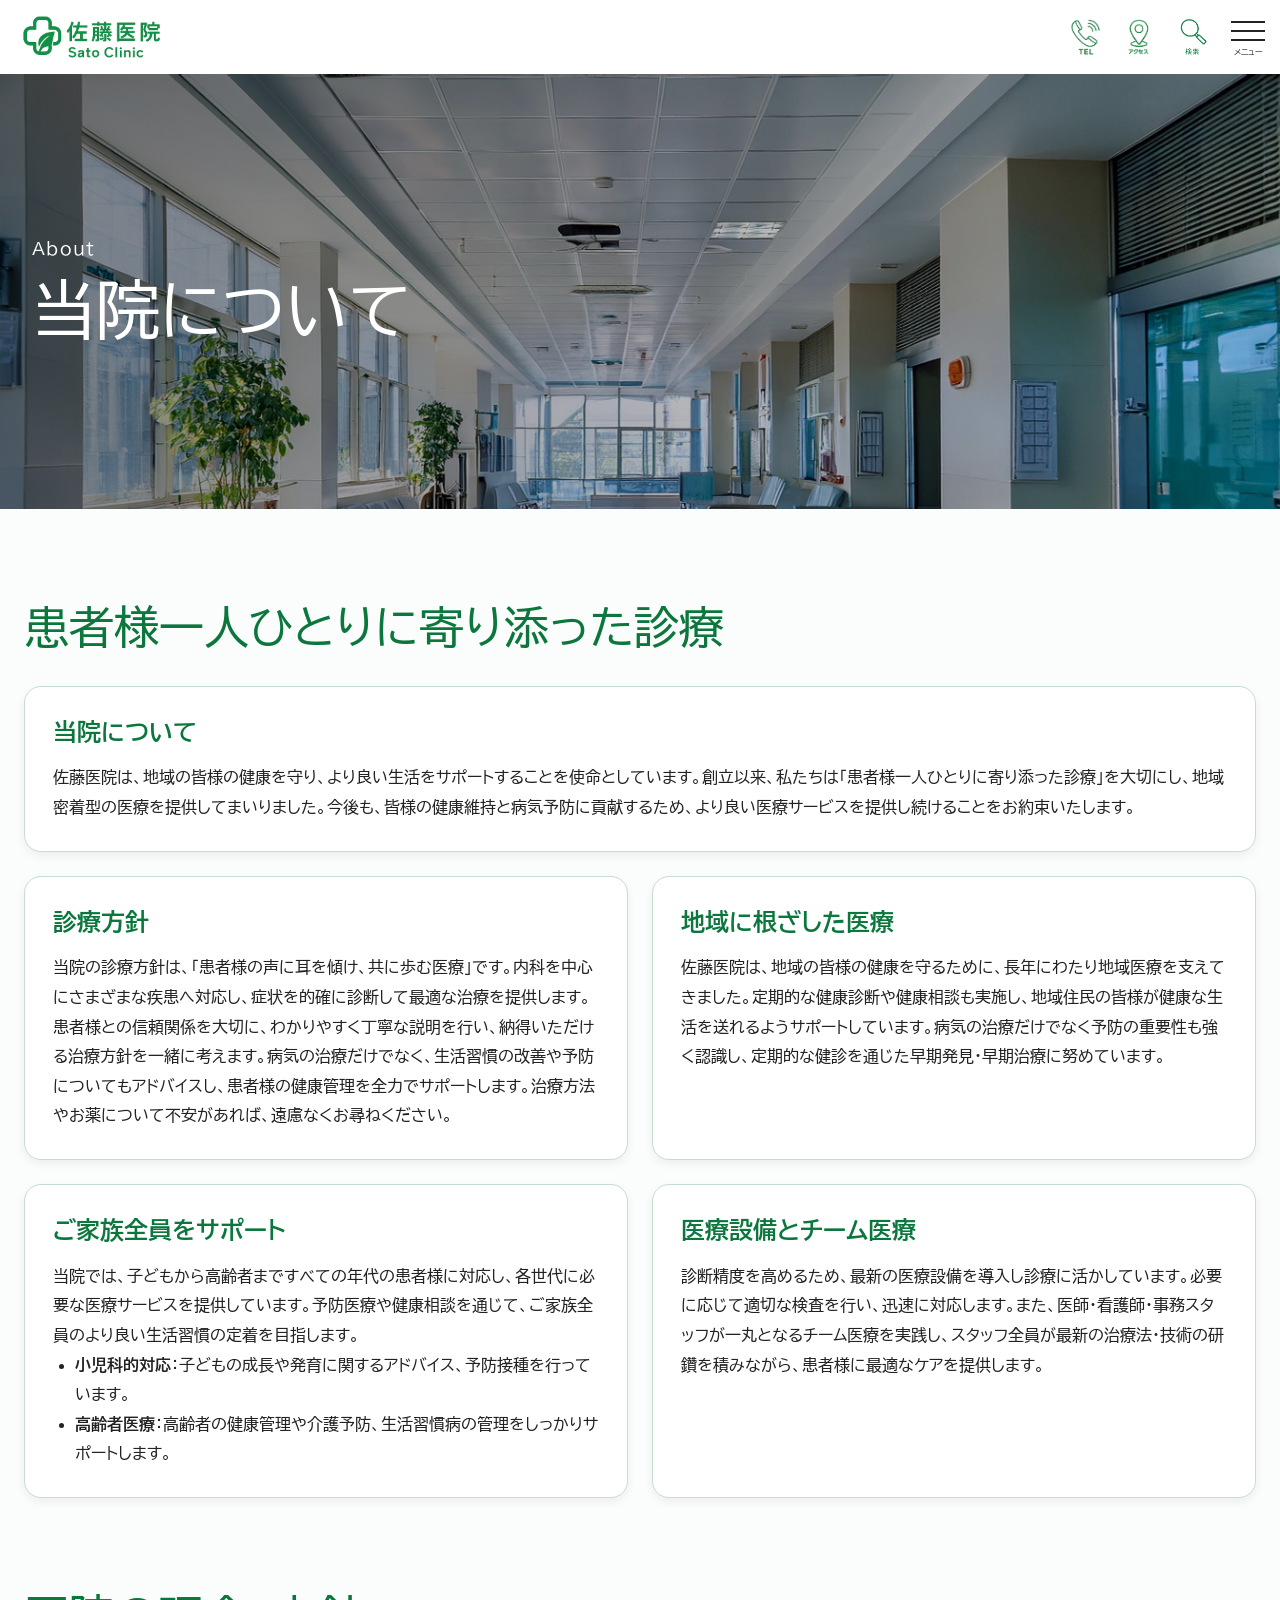
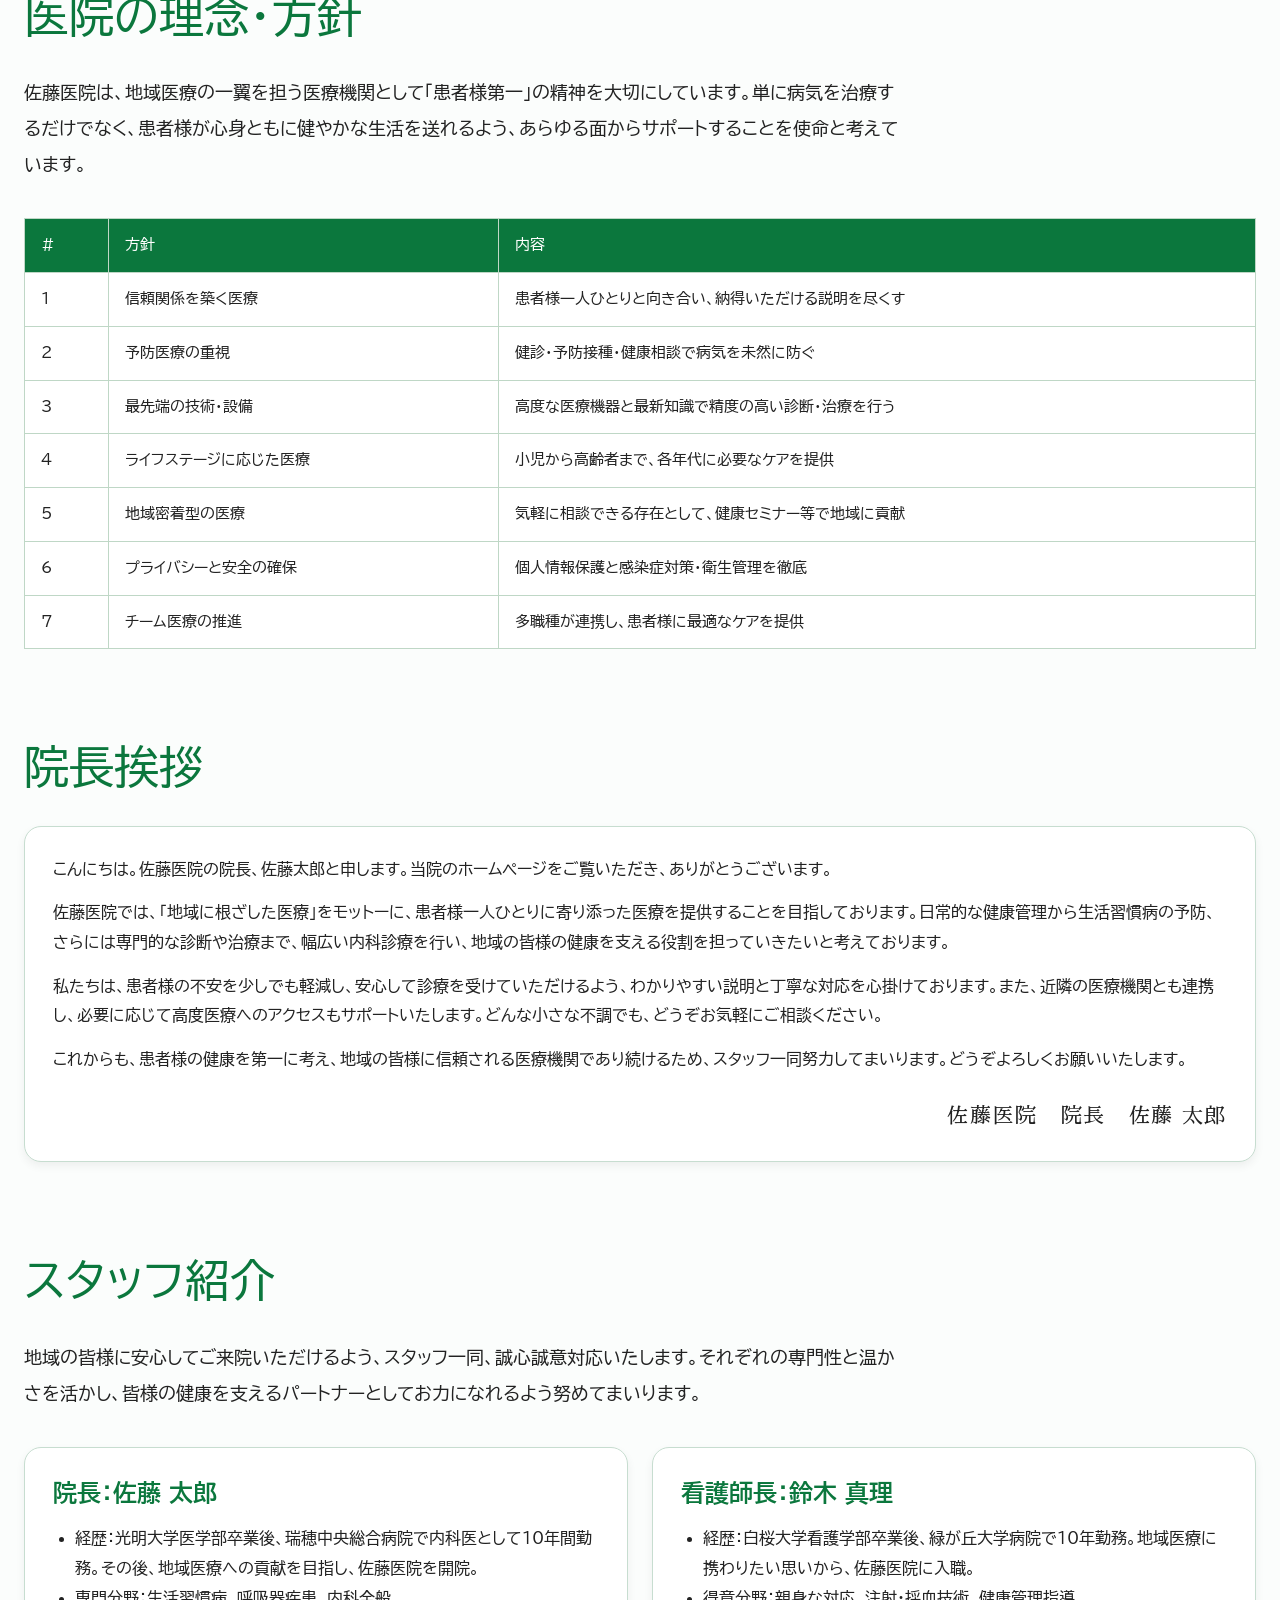
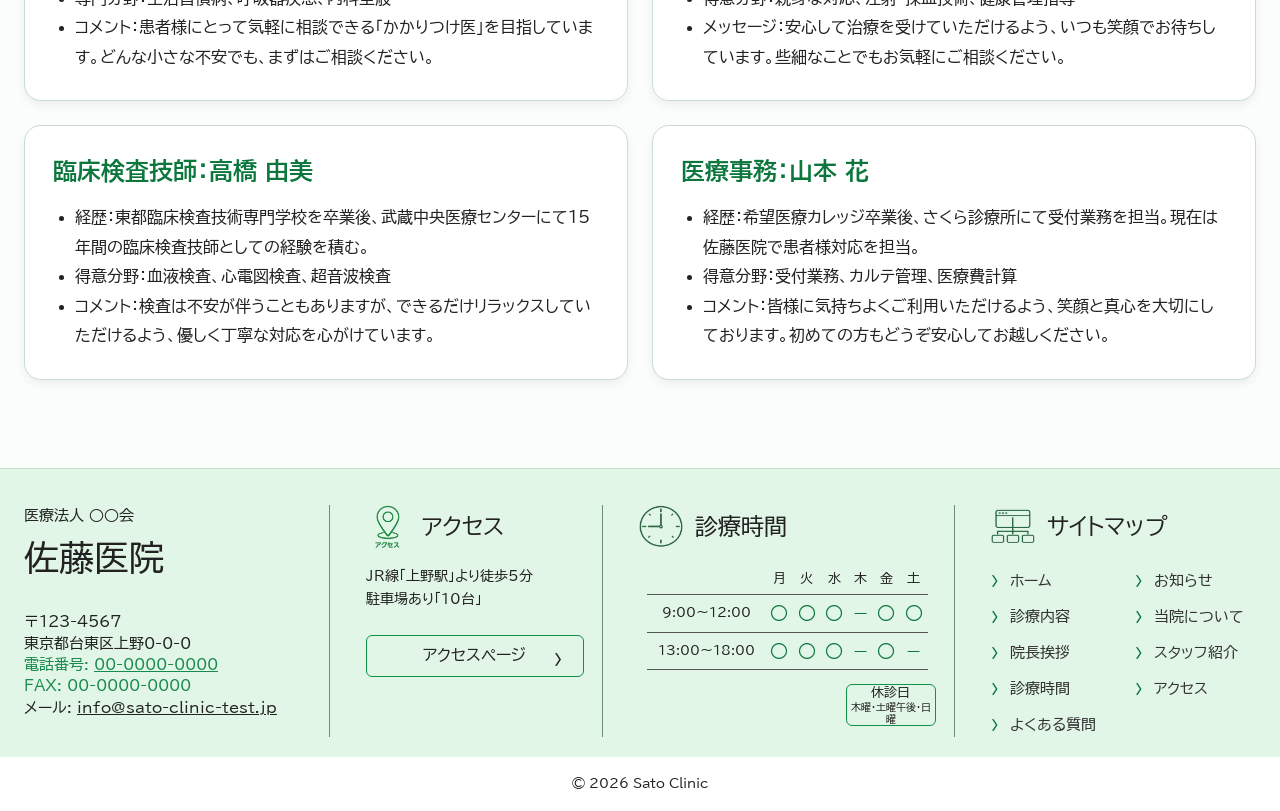
<file: 03_about.html>
<!doctype html>
<html lang="ja">
<head>
  <meta charset="UTF-8">
  <meta name="viewport" content="width=device-width, initial-scale=1.0">
  <title>当院について | 佐藤医院</title>
  <meta name="description" content="佐藤医院の診療方針、理念、スタッフ紹介をご案内しています。">
  <link rel="preconnect" href="https://fonts.googleapis.com">
  <link rel="preconnect" href="https://fonts.gstatic.com" crossorigin>
  <link href="https://fonts.googleapis.com/css2?family=BIZ+UDPGothic&family=Sawarabi+Mincho&display=swap" rel="stylesheet">
  <link rel="stylesheet" href="./css/style.css?v=20260722-refactor2">
  <link rel="stylesheet" href="./css/subpages.css?v=20260722-refactor1">
</head>
<body>
  <a class="skip-link" href="#main-content">本文へ移動</a>
  <header class="site-header">
    <div class="header-inner">
      <a class="site-logo-link" href="index.html" aria-label="佐藤医院トップへ"><img class="site-logo" src="./assets/Logo/logo.png" alt="佐藤医院 Sato Clinic"></a>
      <nav class="utility-nav" aria-label="クイックメニュー">
        <a href="tel:0000000000" aria-label="電話 00-0000-0000"><span class="utility-icon"><img class="icon-default" src="./assets/icons/tel.png" alt="" aria-hidden="true"><img class="icon-hover" src="./assets/satoclinic-asset/tel-hover.png" alt="" aria-hidden="true"></span></a>
        <a href="04_hours-access.html#access" aria-label="アクセス"><span class="utility-icon"><img class="icon-default" src="./assets/icons/access.png" alt="" aria-hidden="true"><img class="icon-hover" src="./assets/satoclinic-asset/access-hover.png" alt="" aria-hidden="true"></span></a>
        <a href="01_news.html" aria-label="サイト内検索"><span class="utility-icon"><img class="icon-default" src="./assets/icons/search.png" alt="" aria-hidden="true"><img class="icon-hover" src="./assets/satoclinic-asset/search-hover.png" alt="" aria-hidden="true"></span></a>
        <a href="#site-map" class="menu-button" aria-label="サイトマップへ移動"><i aria-hidden="true"></i><span>メニュー</span></a>
      </nav>
    </div>
  </header>

  <main id="main-content" class="subpage-main">
    <section class="subpage-hero" aria-labelledby="about-page-title">
      <img src="./assets/Hospital_Exterior/hospital_6.jpg" alt="佐藤医院の院内">
      <div class="subpage-hero-copy"><p>About</p><h1 id="about-page-title">当院について</h1></div>
    </section>

    <section class="subpage-section container">
      <h2 class="subpage-heading">患者様一人ひとりに寄り添った診療</h2>
      <div class="subpage-grid">
        <article id="about-overview" class="subpage-card subpage-card-wide">
          <h3>当院について</h3>
          <p>佐藤医院は、地域の皆様の健康を守り、より良い生活をサポートすることを使命としています。創立以来、私たちは「患者様一人ひとりに寄り添った診療」を大切にし、地域密着型の医療を提供してまいりました。今後も、皆様の健康維持と病気予防に貢献するため、より良い医療サービスを提供し続けることをお約束いたします。</p>
        </article>
        <article id="policy" class="subpage-card">
          <h3>診療方針</h3>
          <p>当院の診療方針は、「患者様の声に耳を傾け、共に歩む医療」です。内科を中心にさまざまな疾患へ対応し、症状を的確に診断して最適な治療を提供します。患者様との信頼関係を大切に、わかりやすく丁寧な説明を行い、納得いただける治療方針を一緒に考えます。病気の治療だけでなく、生活習慣の改善や予防についてもアドバイスし、患者様の健康管理を全力でサポートします。治療方法やお薬について不安があれば、遠慮なくお尋ねください。</p>
        </article>
        <article id="community" class="subpage-card">
          <h3>地域に根ざした医療</h3>
          <p>佐藤医院は、地域の皆様の健康を守るために、長年にわたり地域医療を支えてきました。定期的な健康診断や健康相談も実施し、地域住民の皆様が健康な生活を送れるようサポートしています。病気の治療だけでなく予防の重要性も強く認識し、定期的な健診を通じた早期発見・早期治療に努めています。</p>
        </article>
        <article id="family" class="subpage-card">
          <h3>ご家族全員をサポート</h3>
          <p>当院では、子どもから高齢者まですべての年代の患者様に対応し、各世代に必要な医療サービスを提供しています。予防医療や健康相談を通じて、ご家族全員のより良い生活習慣の定着を目指します。</p>
          <ul><li><strong>小児科的対応</strong>：子どもの成長や発育に関するアドバイス、予防接種を行っています。</li><li><strong>高齢者医療</strong>：高齢者の健康管理や介護予防、生活習慣病の管理をしっかりサポートします。</li></ul>
        </article>
        <article id="team" class="subpage-card">
          <h3>医療設備とチーム医療</h3>
          <p>診断精度を高めるため、最新の医療設備を導入し診療に活かしています。必要に応じて適切な検査を行い、迅速に対応します。また、医師・看護師・事務スタッフが一丸となるチーム医療を実践し、スタッフ全員が最新の治療法・技術の研鑽を積みながら、患者様に最適なケアを提供します。</p>
        </article>
      </div>
    </section>

    <section id="philosophy" class="subpage-section container">
      <h2 class="subpage-heading">医院の理念・方針</h2>
      <p class="subpage-lead">佐藤医院は、地域医療の一翼を担う医療機関として「患者様第一」の精神を大切にしています。単に病気を治療するだけでなく、患者様が心身ともに健やかな生活を送れるよう、あらゆる面からサポートすることを使命と考えています。</p>
      <table class="policy-table">
        <thead><tr><th>#</th><th>方針</th><th>内容</th></tr></thead>
        <tbody>
          <tr><td>1</td><td>信頼関係を築く医療</td><td>患者様一人ひとりと向き合い、納得いただける説明を尽くす</td></tr>
          <tr><td>2</td><td>予防医療の重視</td><td>健診・予防接種・健康相談で病気を未然に防ぐ</td></tr>
          <tr><td>3</td><td>最先端の技術・設備</td><td>高度な医療機器と最新知識で精度の高い診断・治療を行う</td></tr>
          <tr><td>4</td><td>ライフステージに応じた医療</td><td>小児から高齢者まで、各年代に必要なケアを提供</td></tr>
          <tr><td>5</td><td>地域密着型の医療</td><td>気軽に相談できる存在として、健康セミナー等で地域に貢献</td></tr>
          <tr><td>6</td><td>プライバシーと安全の確保</td><td>個人情報保護と感染症対策・衛生管理を徹底</td></tr>
          <tr><td>7</td><td>チーム医療の推進</td><td>多職種が連携し、患者様に最適なケアを提供</td></tr>
        </tbody>
      </table>
    </section>

    <section id="greeting" class="subpage-section container">
      <h2 class="subpage-heading">院長挨拶</h2>
      <div class="subpage-grid">
        <article class="subpage-card subpage-card-wide">
          <p>こんにちは。佐藤医院の院長、佐藤太郎と申します。当院のホームページをご覧いただき、ありがとうございます。</p>
          <p>佐藤医院では、「地域に根ざした医療」をモットーに、患者様一人ひとりに寄り添った医療を提供することを目指しております。日常的な健康管理から生活習慣病の予防、さらには専門的な診断や治療まで、幅広い内科診療を行い、地域の皆様の健康を支える役割を担っていきたいと考えております。</p>
          <p>私たちは、患者様の不安を少しでも軽減し、安心して診療を受けていただけるよう、わかりやすい説明と丁寧な対応を心掛けております。また、近隣の医療機関とも連携し、必要に応じて高度医療へのアクセスもサポートいたします。どんな小さな不調でも、どうぞお気軽にご相談ください。</p>
          <p>これからも、患者様の健康を第一に考え、地域の皆様に信頼される医療機関であり続けるため、スタッフ一同努力してまいります。どうぞよろしくお願いいたします。</p>
          <p class="signature"><span class="signature-text">佐藤医院　院長　佐藤 太郎</span></p>
        </article>
      </div>
    </section>

    <section id="staff" class="subpage-section container">
      <h2 class="subpage-heading">スタッフ紹介</h2>
      <p class="subpage-lead">地域の皆様に安心してご来院いただけるよう、スタッフ一同、誠心誠意対応いたします。それぞれの専門性と温かさを活かし、皆様の健康を支えるパートナーとしてお力になれるよう努めてまいります。</p>
      <div class="subpage-grid">
        <article class="subpage-card"><h3>院長：佐藤 太郎</h3><ul><li>経歴：光明大学医学部卒業後、瑞穂中央総合病院で内科医として10年間勤務。その後、地域医療への貢献を目指し、佐藤医院を開院。</li><li>専門分野：生活習慣病、呼吸器疾患、内科全般</li><li>コメント：患者様にとって気軽に相談できる「かかりつけ医」を目指しています。どんな小さな不安でも、まずはご相談ください。</li></ul></article>
        <article class="subpage-card"><h3>看護師長：鈴木 真理</h3><ul><li>経歴：白桜大学看護学部卒業後、緑が丘大学病院で10年勤務。地域医療に携わりたい思いから、佐藤医院に入職。</li><li>得意分野：親身な対応、注射・採血技術、健康管理指導</li><li>メッセージ：安心して治療を受けていただけるよう、いつも笑顔でお待ちしています。些細なことでもお気軽にご相談ください。</li></ul></article>
        <article class="subpage-card"><h3>臨床検査技師：高橋 由美</h3><ul><li>経歴：東都臨床検査技術専門学校を卒業後、武蔵中央医療センターにて15年間の臨床検査技師としての経験を積む。</li><li>得意分野：血液検査、心電図検査、超音波検査</li><li>コメント：検査は不安が伴うこともありますが、できるだけリラックスしていただけるよう、優しく丁寧な対応を心がけています。</li></ul></article>
        <article class="subpage-card"><h3>医療事務：山本 花</h3><ul><li>経歴：希望医療カレッジ卒業後、さくら診療所にて受付業務を担当。現在は佐藤医院で患者様対応を担当。</li><li>得意分野：受付業務、カルテ管理、医療費計算</li><li>コメント：皆様に気持ちよくご利用いただけるよう、笑顔と真心を大切にしております。初めての方もどうぞ安心してお越しください。</li></ul></article>
      </div>
    </section>
  </main>

  <footer class="site-footer">
    <div class="container footer-grid">
      <section id="contact" class="clinic-info"><p>医療法人 ○○会</p><h2>佐藤医院</h2><p>〒123-4567<br>東京都台東区上野0-0-0<br><span>電話番号: <a href="tel:0000000000">00-0000-0000</a></span><br><span>FAX: 00-0000-0000</span><br>メール: <a href="mailto:info@sato-clinic-test.jp">info@sato-clinic-test.jp</a></p></section>
      <section class="footer-access"><h3><img src="./assets/icons/access.png" alt="" aria-hidden="true">アクセス</h3><p>JR線「上野駅」より徒歩5分<br>駐車場あり「10台」</p><a href="04_hours-access.html#access">アクセスページ<span>›</span></a></section>
      <section class="footer-hours"><h3><img src="./assets/icons/clock.png" alt="" aria-hidden="true">診療時間</h3><table><caption class="visually-hidden">フッターの診療時間一覧</caption><thead id="footer-hours-table-head"></thead><tbody id="footer-hours-table-body"></tbody></table><p class="holiday">休診日<br><small>木曜・土曜午後・日曜</small></p></section>
      <section id="site-map" class="sitemap"><h3><img src="./assets/icons/sitemap.png" alt="" aria-hidden="true">サイトマップ</h3><div class="sitemap-desktop"><a href="index.html">ホーム</a><a href="01_news.html">お知らせ</a><a href="02_services.html">診療内容</a><a href="03_about.html">当院について</a><a href="03_about.html#greeting">院長挨拶</a><a href="03_about.html#staff">スタッフ紹介</a><a href="04_hours-access.html#hours">診療時間</a><a href="04_hours-access.html#access">アクセス</a><a href="05_faq.html">よくある質問</a></div></section>
    </div>
    <p class="copyright">© 2026 Sato Clinic</p>
  </footer>
  <script src="./js/site-navigation.js?v=20260722-refactor2"></script>
  <script src="./js/clinic-hours-data.js"></script>
  <script src="./js/clinic-hours.js?v=20260722-refactor1"></script>
</body>
</html>
</file>
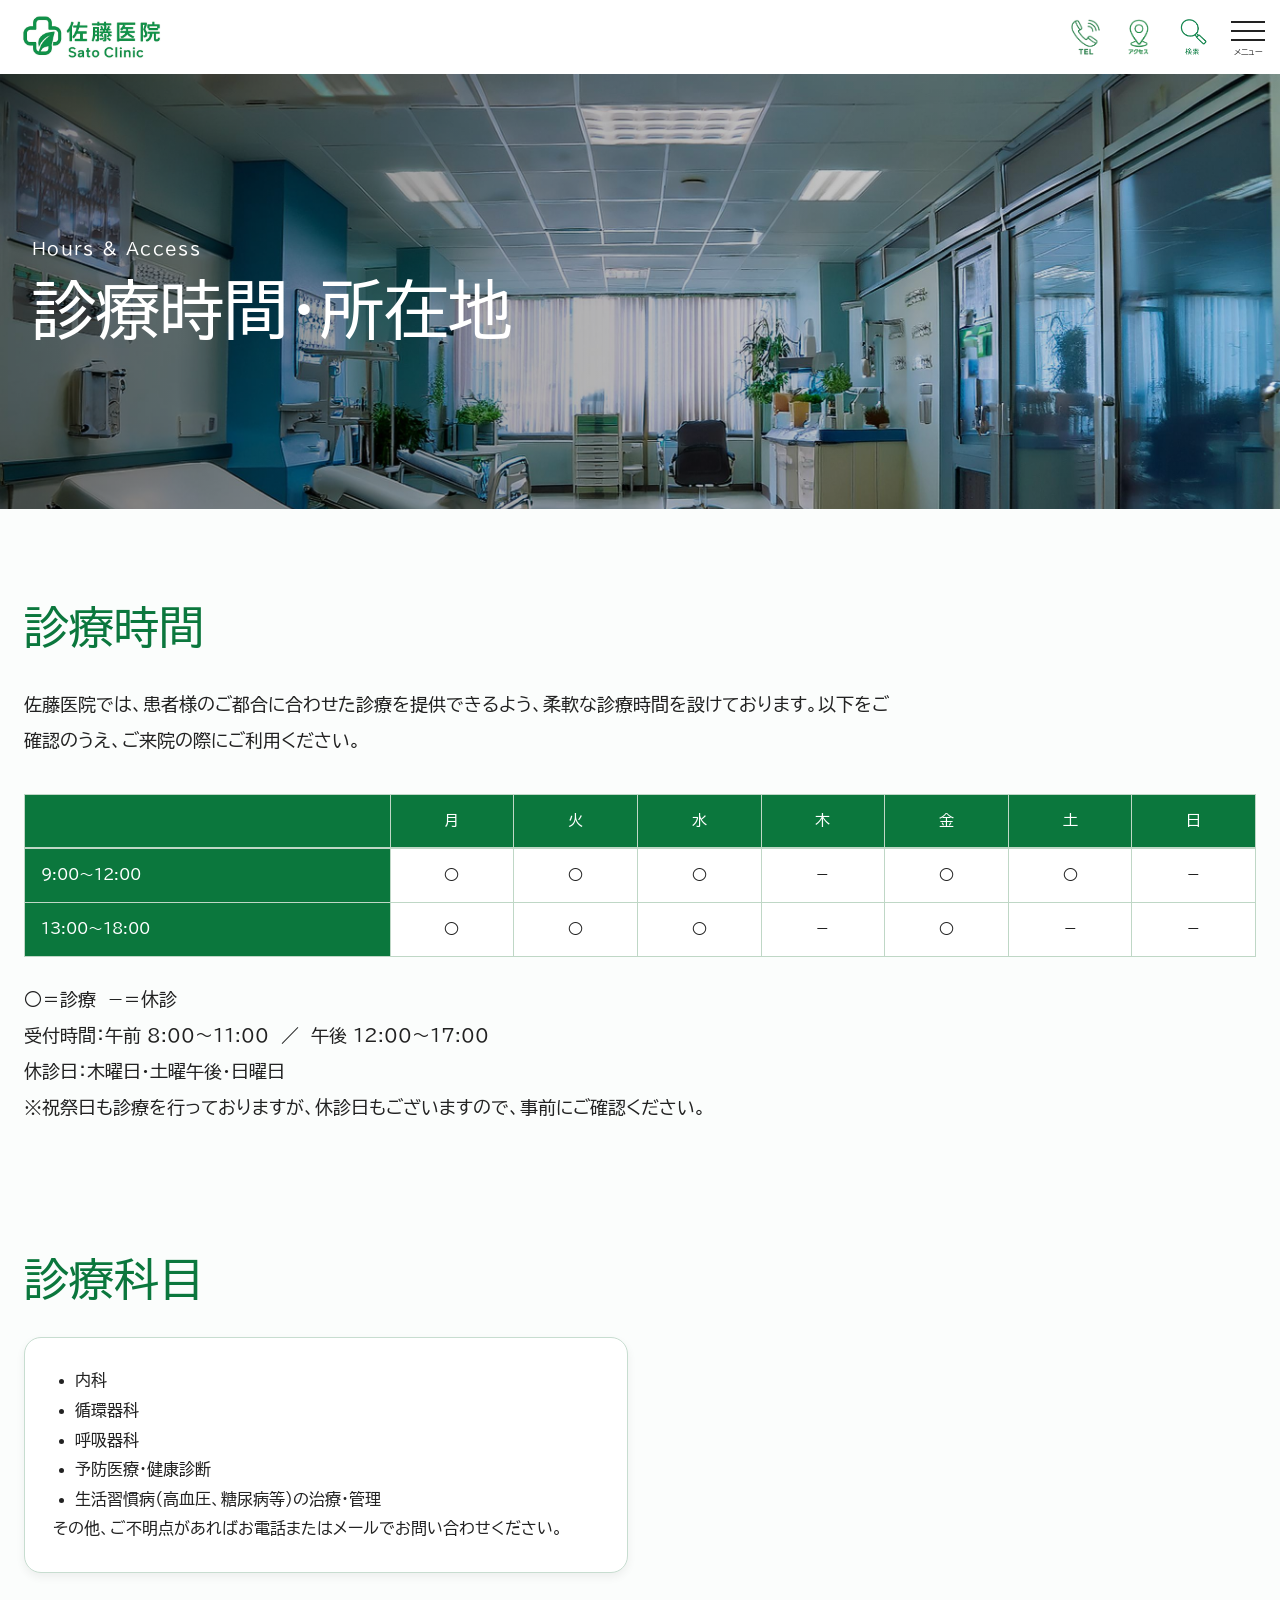
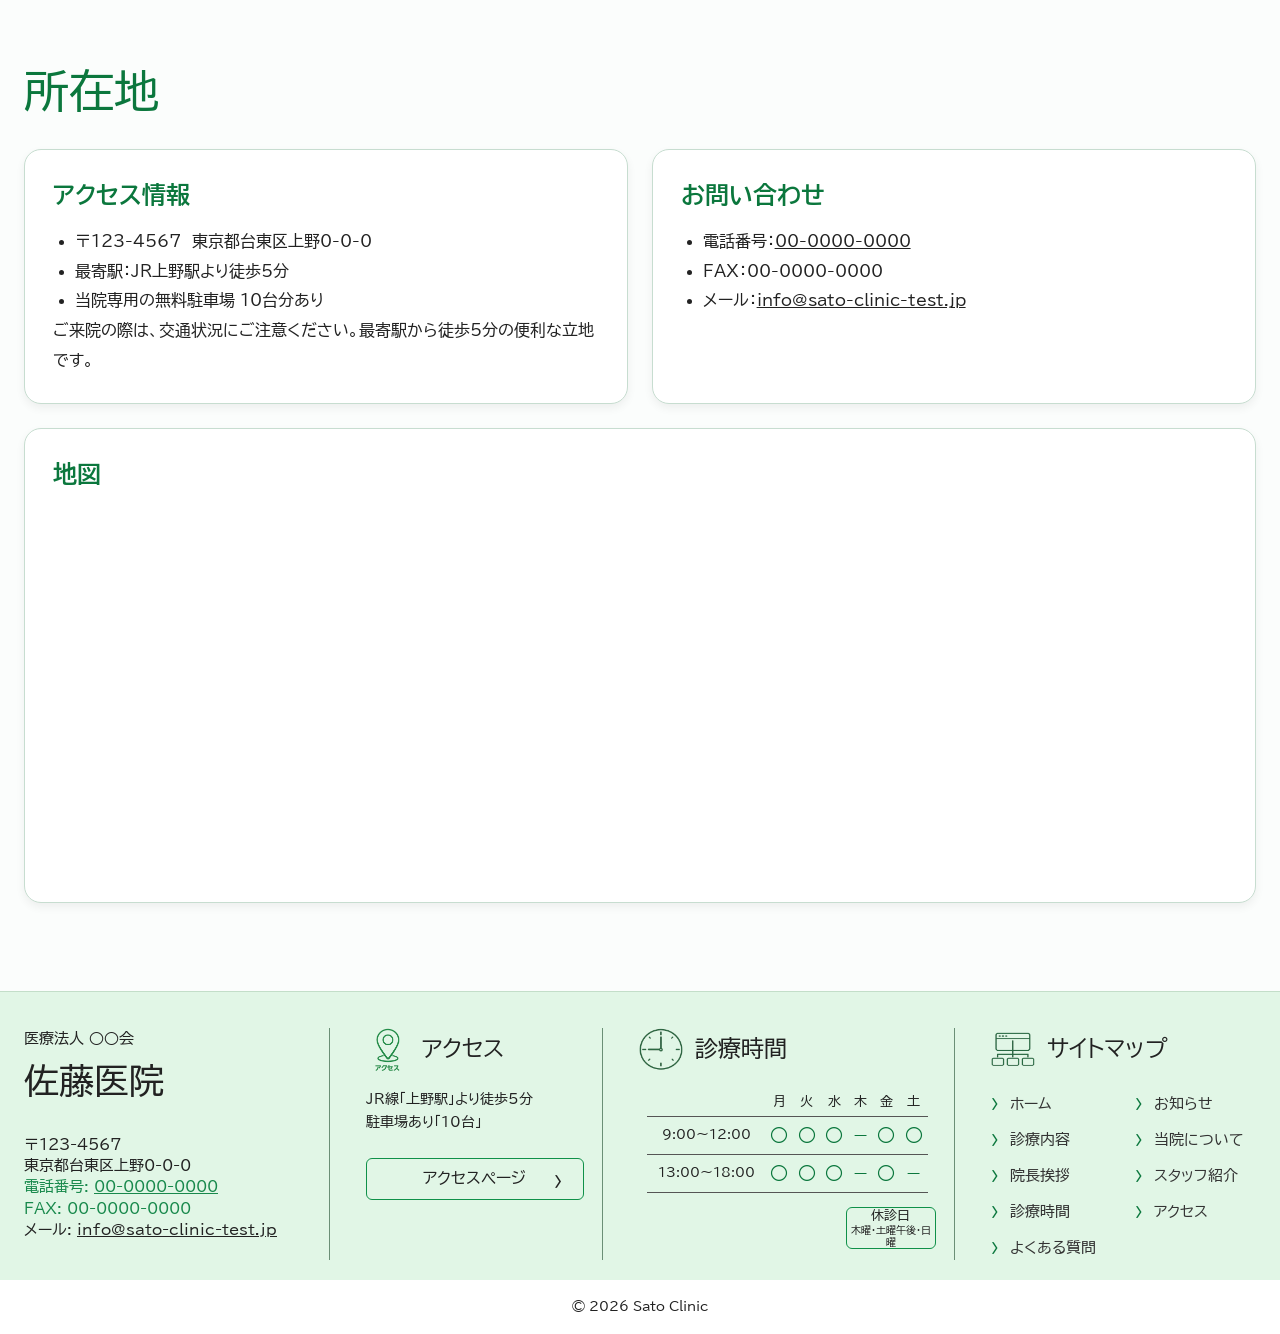
<file: 04_hours-access.html>
<!doctype html>
<html lang="ja">
<head>
  <meta charset="UTF-8">
  <meta name="viewport" content="width=device-width, initial-scale=1.0">
  <title>診療時間・所在地 | 佐藤医院</title>
  <meta name="description" content="佐藤医院の診療時間、診療科目、所在地、アクセス情報をご案内しています。">
  <link rel="preconnect" href="https://fonts.googleapis.com">
  <link rel="preconnect" href="https://fonts.gstatic.com" crossorigin>
  <link href="https://fonts.googleapis.com/css2?family=BIZ+UDPGothic&family=Sawarabi+Mincho&display=swap" rel="stylesheet">
  <link rel="stylesheet" href="./css/style.css?v=20260722-refactor2">
  <link rel="stylesheet" href="./css/subpages.css?v=20260722-refactor1">
</head>
<body>
  <a class="skip-link" href="#main-content">本文へ移動</a>
  <header class="site-header">
    <div class="header-inner">
      <a class="site-logo-link" href="index.html" aria-label="佐藤医院トップへ"><img class="site-logo" src="./assets/Logo/logo.png" alt="佐藤医院 Sato Clinic"></a>
      <nav class="utility-nav" aria-label="クイックメニュー">
        <a href="tel:0000000000" aria-label="電話 00-0000-0000"><span class="utility-icon"><img class="icon-default" src="./assets/icons/tel.png" alt="" aria-hidden="true"><img class="icon-hover" src="./assets/satoclinic-asset/tel-hover.png" alt="" aria-hidden="true"></span></a>
        <a href="#access" aria-label="アクセス"><span class="utility-icon"><img class="icon-default" src="./assets/icons/access.png" alt="" aria-hidden="true"><img class="icon-hover" src="./assets/satoclinic-asset/access-hover.png" alt="" aria-hidden="true"></span></a>
        <a href="01_news.html" aria-label="サイト内検索"><span class="utility-icon"><img class="icon-default" src="./assets/icons/search.png" alt="" aria-hidden="true"><img class="icon-hover" src="./assets/satoclinic-asset/search-hover.png" alt="" aria-hidden="true"></span></a>
        <a href="#site-map" class="menu-button" aria-label="サイトマップへ移動"><i aria-hidden="true"></i><span>メニュー</span></a>
      </nav>
    </div>
  </header>

  <main id="main-content" class="subpage-main">
    <section class="subpage-hero" aria-labelledby="hours-access-page-title">
      <img src="./assets/Hospital_Exterior/hospital_3.jpg" alt="佐藤医院の外観">
      <div class="subpage-hero-copy"><p>Hours & Access</p><h1 id="hours-access-page-title">診療時間・所在地</h1></div>
    </section>

    <section id="hours" class="subpage-section container">
      <h2 class="subpage-heading">診療時間</h2>
      <p class="subpage-lead">佐藤医院では、患者様のご都合に合わせた診療を提供できるよう、柔軟な診療時間を設けております。以下をご確認のうえ、ご来院の際にご利用ください。</p>
      <table class="subpage-hours-table" aria-describedby="hours-note">
        <caption class="visually-hidden">佐藤医院の診療時間一覧</caption>
        <thead id="subpage-hours-table-head"></thead>
        <tbody id="subpage-hours-table-body"></tbody>
      </table>
      <p id="hours-note" class="subpage-lead">○＝診療　−＝休診<br>受付時間：午前 8:00〜11:00　／　午後 12:00〜17:00<br>休診日：木曜日・土曜午後・日曜日<br>※祝祭日も診療を行っておりますが、休診日もございますので、事前にご確認ください。</p>
    </section>

    <section class="subpage-section container">
      <h2 class="subpage-heading">診療科目</h2>
      <div class="subpage-grid">
        <article class="subpage-card"><ul><li>内科</li><li>循環器科</li><li>呼吸器科</li><li>予防医療・健康診断</li><li>生活習慣病（高血圧、糖尿病等）の治療・管理</li></ul><p>その他、ご不明点があればお電話またはメールでお問い合わせください。</p></article>
      </div>
    </section>

    <section id="access" class="subpage-section container">
      <h2 class="subpage-heading">所在地</h2>
      <div class="subpage-grid">
        <article class="subpage-card">
          <h3>アクセス情報</h3>
          <ul><li>〒123-4567　東京都台東区上野0-0-0</li><li>最寄駅：JR上野駅より徒歩5分</li><li>当院専用の無料駐車場 10台分あり</li></ul>
          <p>ご来院の際は、交通状況にご注意ください。最寄駅から徒歩5分の便利な立地です。</p>
        </article>
        <article id="contact" class="subpage-card">
          <h3>お問い合わせ</h3>
          <ul><li>電話番号：<a href="tel:0000000000">00-0000-0000</a></li><li>FAX：00-0000-0000</li><li>メール：<a href="mailto:info@sato-clinic-test.jp">info@sato-clinic-test.jp</a></li></ul>
        </article>
        <article class="subpage-card subpage-card-wide">
          <h3>地図</h3>
          <iframe class="map-frame" title="佐藤医院周辺地図" src="https://www.google.com/maps?q=%E6%9D%B1%E4%BA%AC%E9%83%BD%E5%8F%B0%E6%9D%B1%E5%8C%BA%E4%B8%8A%E9%87%8E&output=embed" loading="lazy"></iframe>
        </article>
      </div>
    </section>
  </main>

  <footer class="site-footer">
    <div class="container footer-grid">
      <section class="clinic-info"><p>医療法人 ○○会</p><h2>佐藤医院</h2><p>〒123-4567<br>東京都台東区上野0-0-0<br><span>電話番号: <a href="tel:0000000000">00-0000-0000</a></span><br><span>FAX: 00-0000-0000</span><br>メール: <a href="mailto:info@sato-clinic-test.jp">info@sato-clinic-test.jp</a></p></section>
      <section class="footer-access"><h3><img src="./assets/icons/access.png" alt="" aria-hidden="true">アクセス</h3><p>JR線「上野駅」より徒歩5分<br>駐車場あり「10台」</p><a href="#access">アクセスページ<span>›</span></a></section>
      <section class="footer-hours"><h3><img src="./assets/icons/clock.png" alt="" aria-hidden="true">診療時間</h3><table><caption class="visually-hidden">フッターの診療時間一覧</caption><thead id="footer-hours-table-head"></thead><tbody id="footer-hours-table-body"></tbody></table><p class="holiday">休診日<br><small>木曜・土曜午後・日曜</small></p></section>
      <section id="site-map" class="sitemap"><h3><img src="./assets/icons/sitemap.png" alt="" aria-hidden="true">サイトマップ</h3><div class="sitemap-desktop"><a href="index.html">ホーム</a><a href="01_news.html">お知らせ</a><a href="02_services.html">診療内容</a><a href="03_about.html">当院について</a><a href="03_about.html#greeting">院長挨拶</a><a href="03_about.html#staff">スタッフ紹介</a><a href="#hours">診療時間</a><a href="#access">アクセス</a><a href="05_faq.html">よくある質問</a></div></section>
    </div>
    <p class="copyright">© 2026 Sato Clinic</p>
  </footer>
  <script src="./js/site-navigation.js?v=20260722-refactor2"></script>
  <script src="./js/clinic-hours-data.js"></script>
  <script src="./js/clinic-hours.js?v=20260722-refactor1"></script>
</body>
</html>
</file>
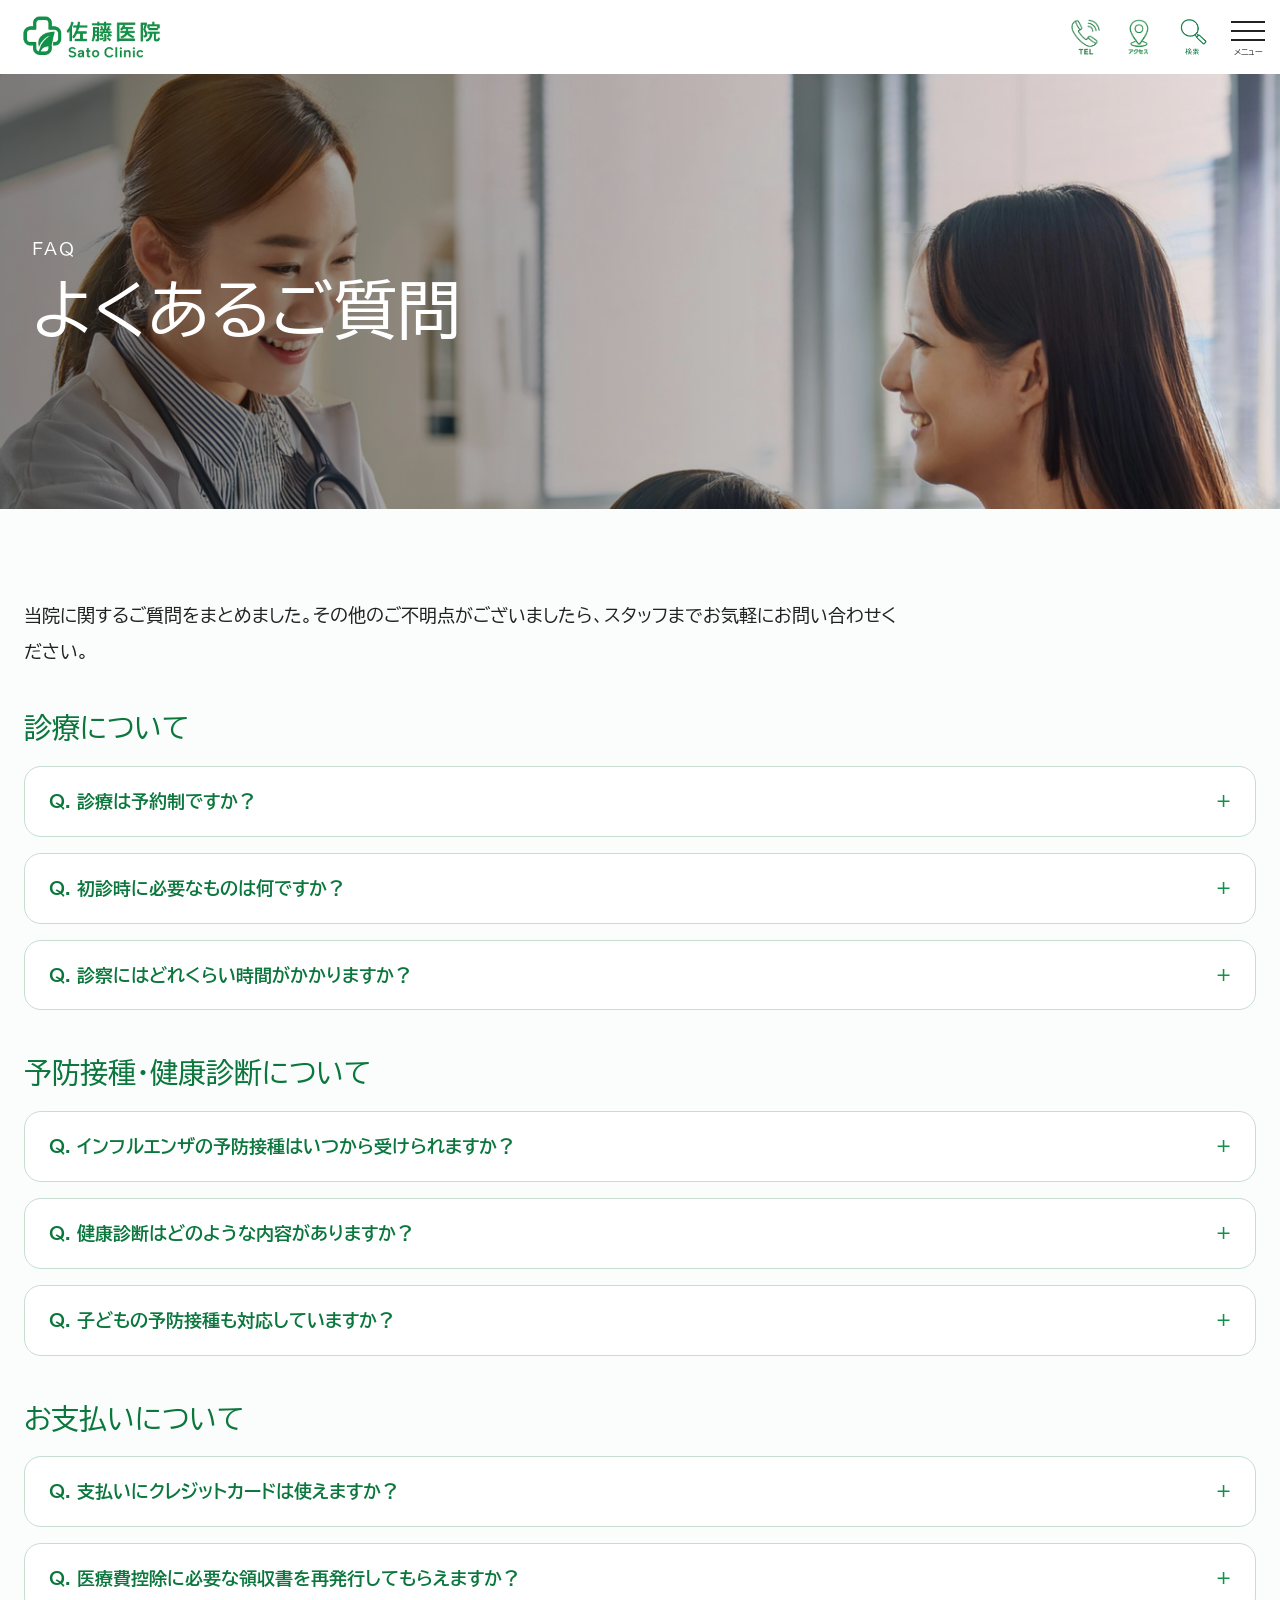
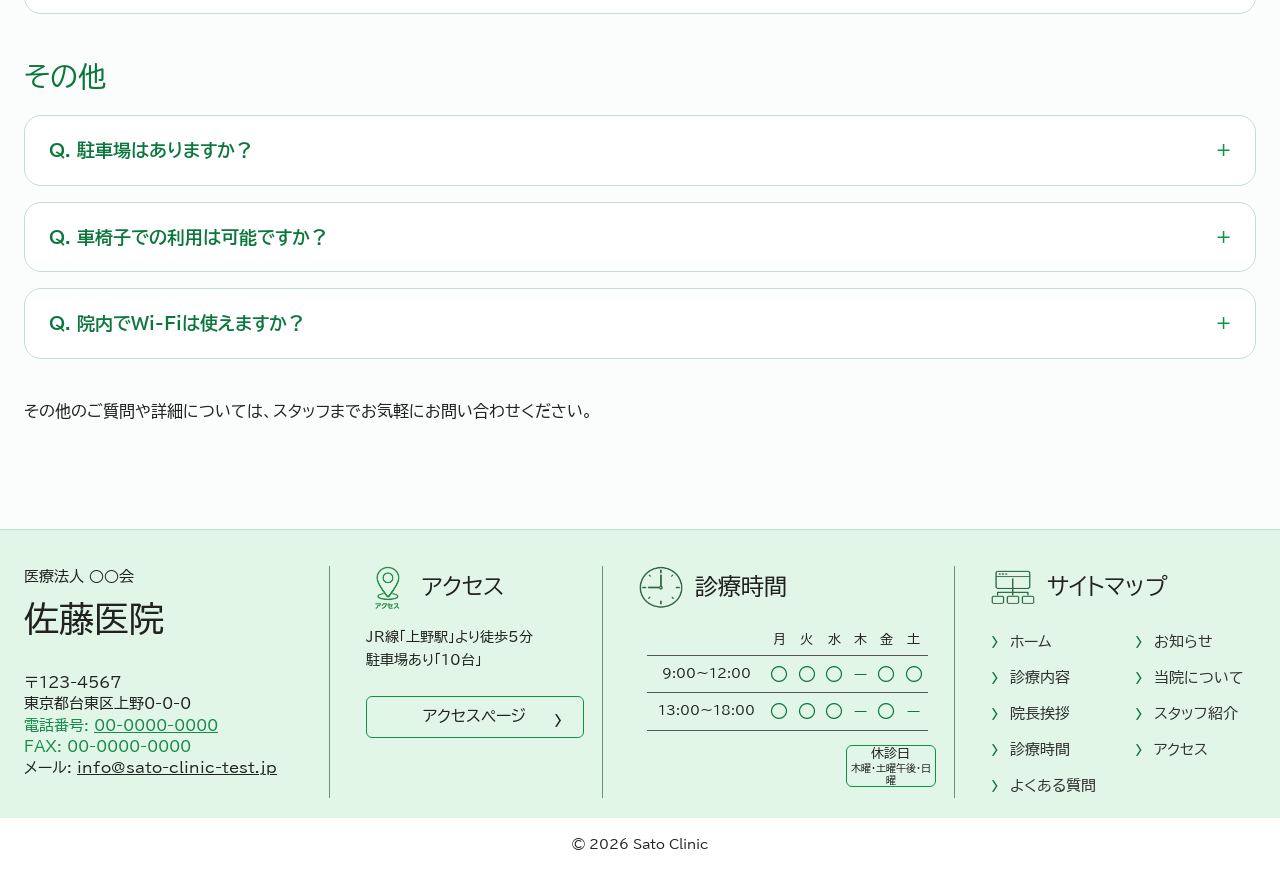
<file: 05_faq.html>
<!doctype html>
<html lang="ja">
<head>
  <meta charset="UTF-8">
  <meta name="viewport" content="width=device-width, initial-scale=1.0">
  <title>よくあるご質問 | 佐藤医院</title>
  <meta name="description" content="佐藤医院に関するよくあるご質問をまとめました。">
  <link rel="preconnect" href="https://fonts.googleapis.com">
  <link rel="preconnect" href="https://fonts.gstatic.com" crossorigin>
  <link href="https://fonts.googleapis.com/css2?family=BIZ+UDPGothic&family=Sawarabi+Mincho&display=swap" rel="stylesheet">
  <link rel="stylesheet" href="./css/style.css?v=20260722-refactor2">
  <link rel="stylesheet" href="./css/subpages.css?v=20260722-refactor1">
</head>
<body>
  <a class="skip-link" href="#main-content">本文へ移動</a>
  <header class="site-header">
    <div class="header-inner">
      <a class="site-logo-link" href="index.html" aria-label="佐藤医院トップへ"><img class="site-logo" src="./assets/Logo/logo.png" alt="佐藤医院 Sato Clinic"></a>
      <nav class="utility-nav" aria-label="クイックメニュー">
        <a href="tel:0000000000" aria-label="電話 00-0000-0000"><span class="utility-icon"><img class="icon-default" src="./assets/icons/tel.png" alt="" aria-hidden="true"><img class="icon-hover" src="./assets/satoclinic-asset/tel-hover.png" alt="" aria-hidden="true"></span></a>
        <a href="04_hours-access.html#access" aria-label="アクセス"><span class="utility-icon"><img class="icon-default" src="./assets/icons/access.png" alt="" aria-hidden="true"><img class="icon-hover" src="./assets/satoclinic-asset/access-hover.png" alt="" aria-hidden="true"></span></a>
        <a href="01_news.html" aria-label="サイト内検索"><span class="utility-icon"><img class="icon-default" src="./assets/icons/search.png" alt="" aria-hidden="true"><img class="icon-hover" src="./assets/satoclinic-asset/search-hover.png" alt="" aria-hidden="true"></span></a>
        <a href="#site-map" class="menu-button" aria-label="サイトマップへ移動"><i aria-hidden="true"></i><span>メニュー</span></a>
      </nav>
    </div>
  </header>

  <main id="main-content" class="subpage-main">
    <section class="subpage-hero" aria-labelledby="faq-page-title">
      <img src="./assets/Patient_Image/patient_1.jpg" alt="待合室で過ごす患者様">
      <div class="subpage-hero-copy"><p>FAQ</p><h1 id="faq-page-title">よくあるご質問</h1></div>
    </section>

    <section class="subpage-section container">
      <p class="subpage-lead">当院に関するご質問をまとめました。その他のご不明点がございましたら、スタッフまでお気軽にお問い合わせください。</p>

      <div id="medical-faq" class="faq-group">
        <h2>診療について</h2>
        <div class="faq-list">
          <details class="faq-item"><summary>Q. 診療は予約制ですか？</summary><p>A. 一般診療は予約なしでも受け付けていますが、予約優先制となっております。予防接種や健康診断などは完全予約制です。お電話またはWeb予約をご利用ください。</p></details>
          <details class="faq-item"><summary>Q. 初診時に必要なものは何ですか？</summary><p>A. 健康保険証、お薬手帳（お持ちの方）、診療情報提供書（紹介状）があればご持参ください。また、問診票を事前にご記入いただけると受付がスムーズです。</p></details>
          <details class="faq-item"><summary>Q. 診察にはどれくらい時間がかかりますか？</summary><p>A. 症状や混雑状況によりますが、目安として30分〜1時間程度です。事前に混雑状況をお問い合わせいただくことをお勧めします。</p></details>
        </div>
      </div>

      <div id="vaccination-faq" class="faq-group">
        <h2>予防接種・健康診断について</h2>
        <div class="faq-list">
          <details class="faq-item"><summary>Q. インフルエンザの予防接種はいつから受けられますか？</summary><p>A. 例年10月中旬頃から接種を開始します。予約受付は9月末から行っておりますので、詳しくはお知らせをご確認ください。</p></details>
          <details class="faq-item"><summary>Q. 健康診断はどのような内容がありますか？</summary><p>A. 一般的な健康診断から生活習慣病予防検診まで対応しております。採血、尿検査、心電図、胸部レントゲンなどが含まれます。詳しくはスタッフまでお問い合わせください。</p></details>
          <details class="faq-item"><summary>Q. 子どもの予防接種も対応していますか？</summary><p>A. 当院では、小児用の予防接種（例：MRワクチン、ヒブワクチンなど）も実施しております。スケジュールについてはお問い合わせください。</p></details>
        </div>
      </div>

      <div id="payment-faq" class="faq-group">
        <h2>お支払いについて</h2>
        <div class="faq-list">
          <details class="faq-item"><summary>Q. 支払いにクレジットカードは使えますか？</summary><p>A. はい、当院では現金、クレジットカード（一部カードを除く）、電子マネーに対応しております。詳しくは受付にてお尋ねください。</p></details>
          <details class="faq-item"><summary>Q. 医療費控除に必要な領収書を再発行してもらえますか？</summary><p>A. はい、再発行可能です。ただし、再発行には日数をいただく場合がありますのでご了承ください。</p></details>
        </div>
      </div>

      <div id="other-faq" class="faq-group">
        <h2>その他</h2>
        <div class="faq-list">
          <details class="faq-item"><summary>Q. 駐車場はありますか？</summary><p>A. はい、当院専用の無料駐車場が10台分ございます。満車の場合は近隣のコインパーキングをご利用ください。</p></details>
          <details class="faq-item"><summary>Q. 車椅子での利用は可能ですか？</summary><p>A. 可能です。エントランスはバリアフリー設計となっており、スロープもご用意しております。また、院内には車椅子で移動可能なスペースを確保しています。</p></details>
          <details class="faq-item"><summary>Q. 院内でWi-Fiは使えますか？</summary><p>A. はい、当院では無料Wi-Fiを提供しております。パスワードは受付でお知らせいたします。</p></details>
        </div>
      </div>
      <p>その他のご質問や詳細については、スタッフまでお気軽にお問い合わせください。</p>
    </section>
  </main>

  <footer class="site-footer">
    <div class="container footer-grid">
      <section id="contact" class="clinic-info"><p>医療法人 ○○会</p><h2>佐藤医院</h2><p>〒123-4567<br>東京都台東区上野0-0-0<br><span>電話番号: <a href="tel:0000000000">00-0000-0000</a></span><br><span>FAX: 00-0000-0000</span><br>メール: <a href="mailto:info@sato-clinic-test.jp">info@sato-clinic-test.jp</a></p></section>
      <section class="footer-access"><h3><img src="./assets/icons/access.png" alt="" aria-hidden="true">アクセス</h3><p>JR線「上野駅」より徒歩5分<br>駐車場あり「10台」</p><a href="04_hours-access.html#access">アクセスページ<span>›</span></a></section>
      <section class="footer-hours"><h3><img src="./assets/icons/clock.png" alt="" aria-hidden="true">診療時間</h3><table><caption class="visually-hidden">フッターの診療時間一覧</caption><thead id="footer-hours-table-head"></thead><tbody id="footer-hours-table-body"></tbody></table><p class="holiday">休診日<br><small>木曜・土曜午後・日曜</small></p></section>
      <section id="site-map" class="sitemap"><h3><img src="./assets/icons/sitemap.png" alt="" aria-hidden="true">サイトマップ</h3><div class="sitemap-desktop"><a href="index.html">ホーム</a><a href="01_news.html">お知らせ</a><a href="02_services.html">診療内容</a><a href="03_about.html">当院について</a><a href="03_about.html#greeting">院長挨拶</a><a href="03_about.html#staff">スタッフ紹介</a><a href="04_hours-access.html#hours">診療時間</a><a href="04_hours-access.html#access">アクセス</a><a href="05_faq.html">よくある質問</a></div></section>
    </div>
    <p class="copyright">© 2026 Sato Clinic</p>
  </footer>
  <script src="./js/site-navigation.js?v=20260722-refactor2"></script>
  <script src="./js/clinic-hours-data.js"></script>
  <script src="./js/clinic-hours.js?v=20260722-refactor1"></script>
</body>
</html>
</file>
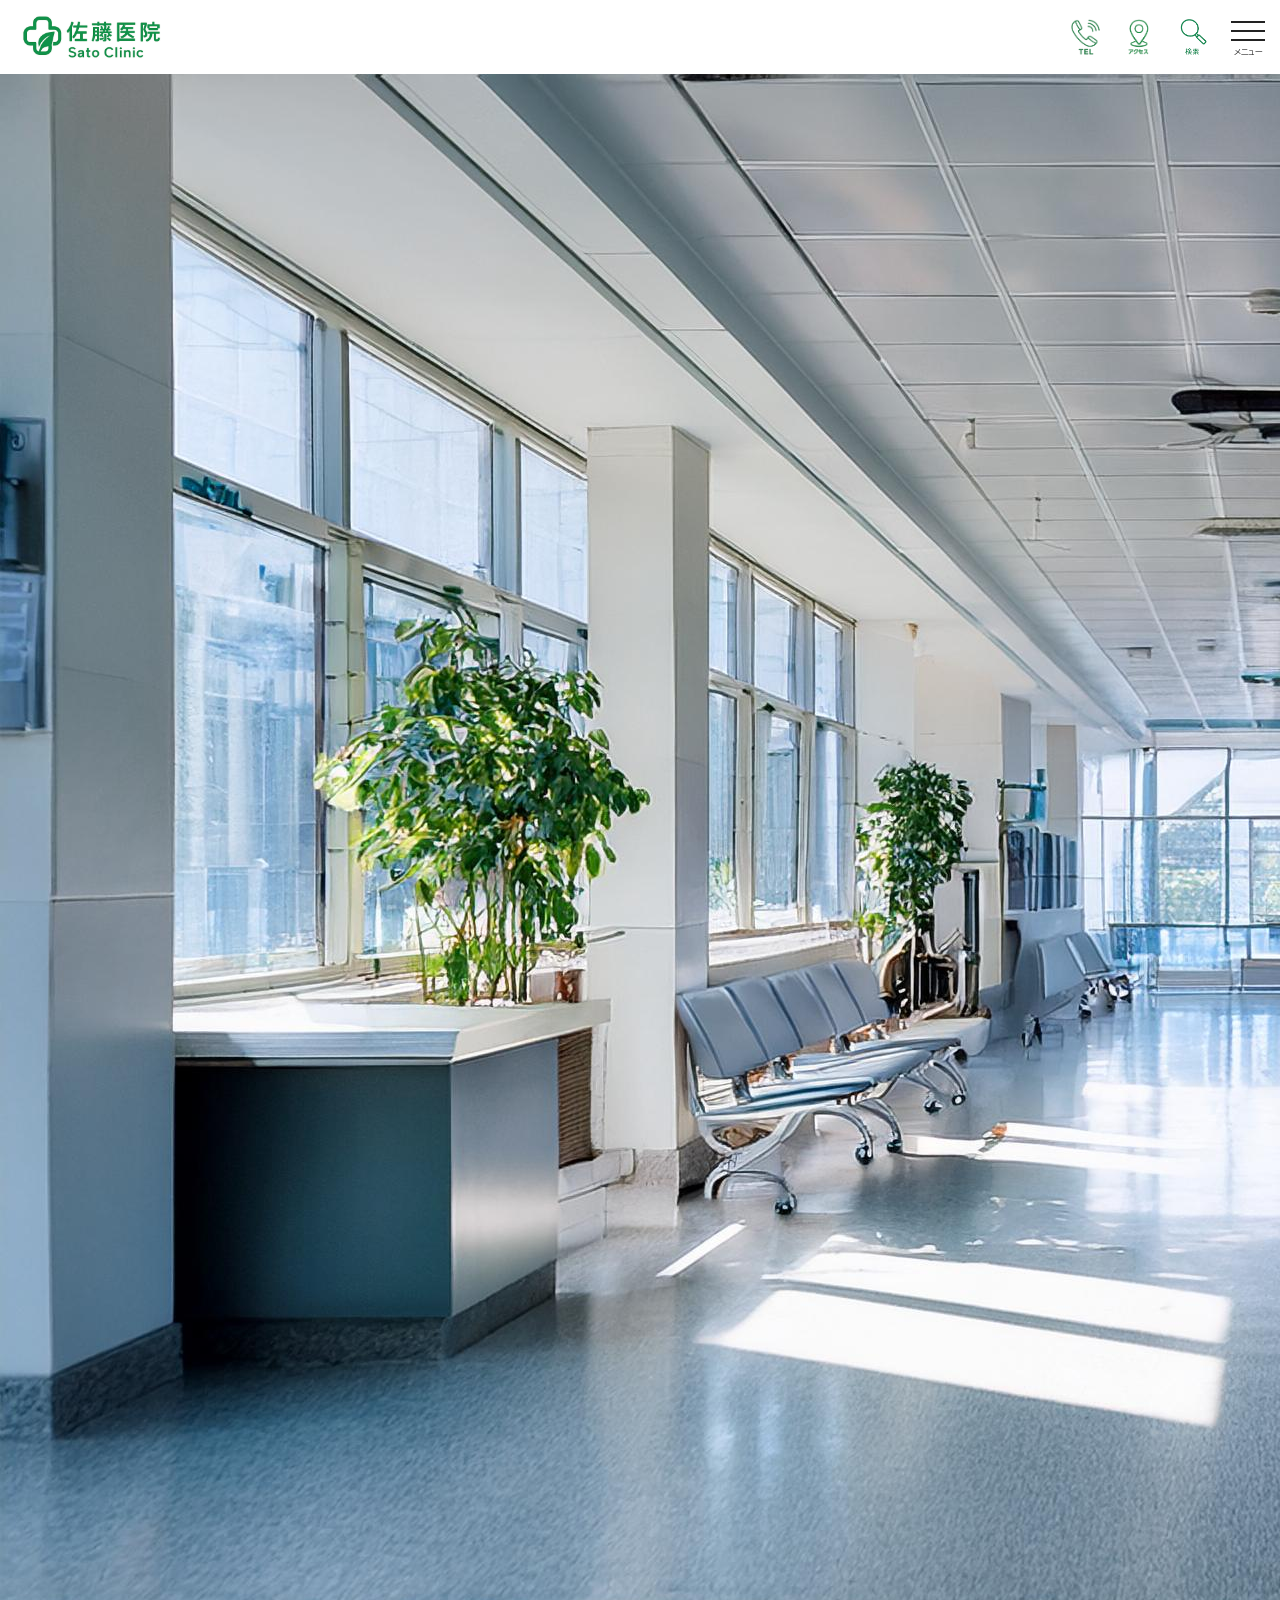
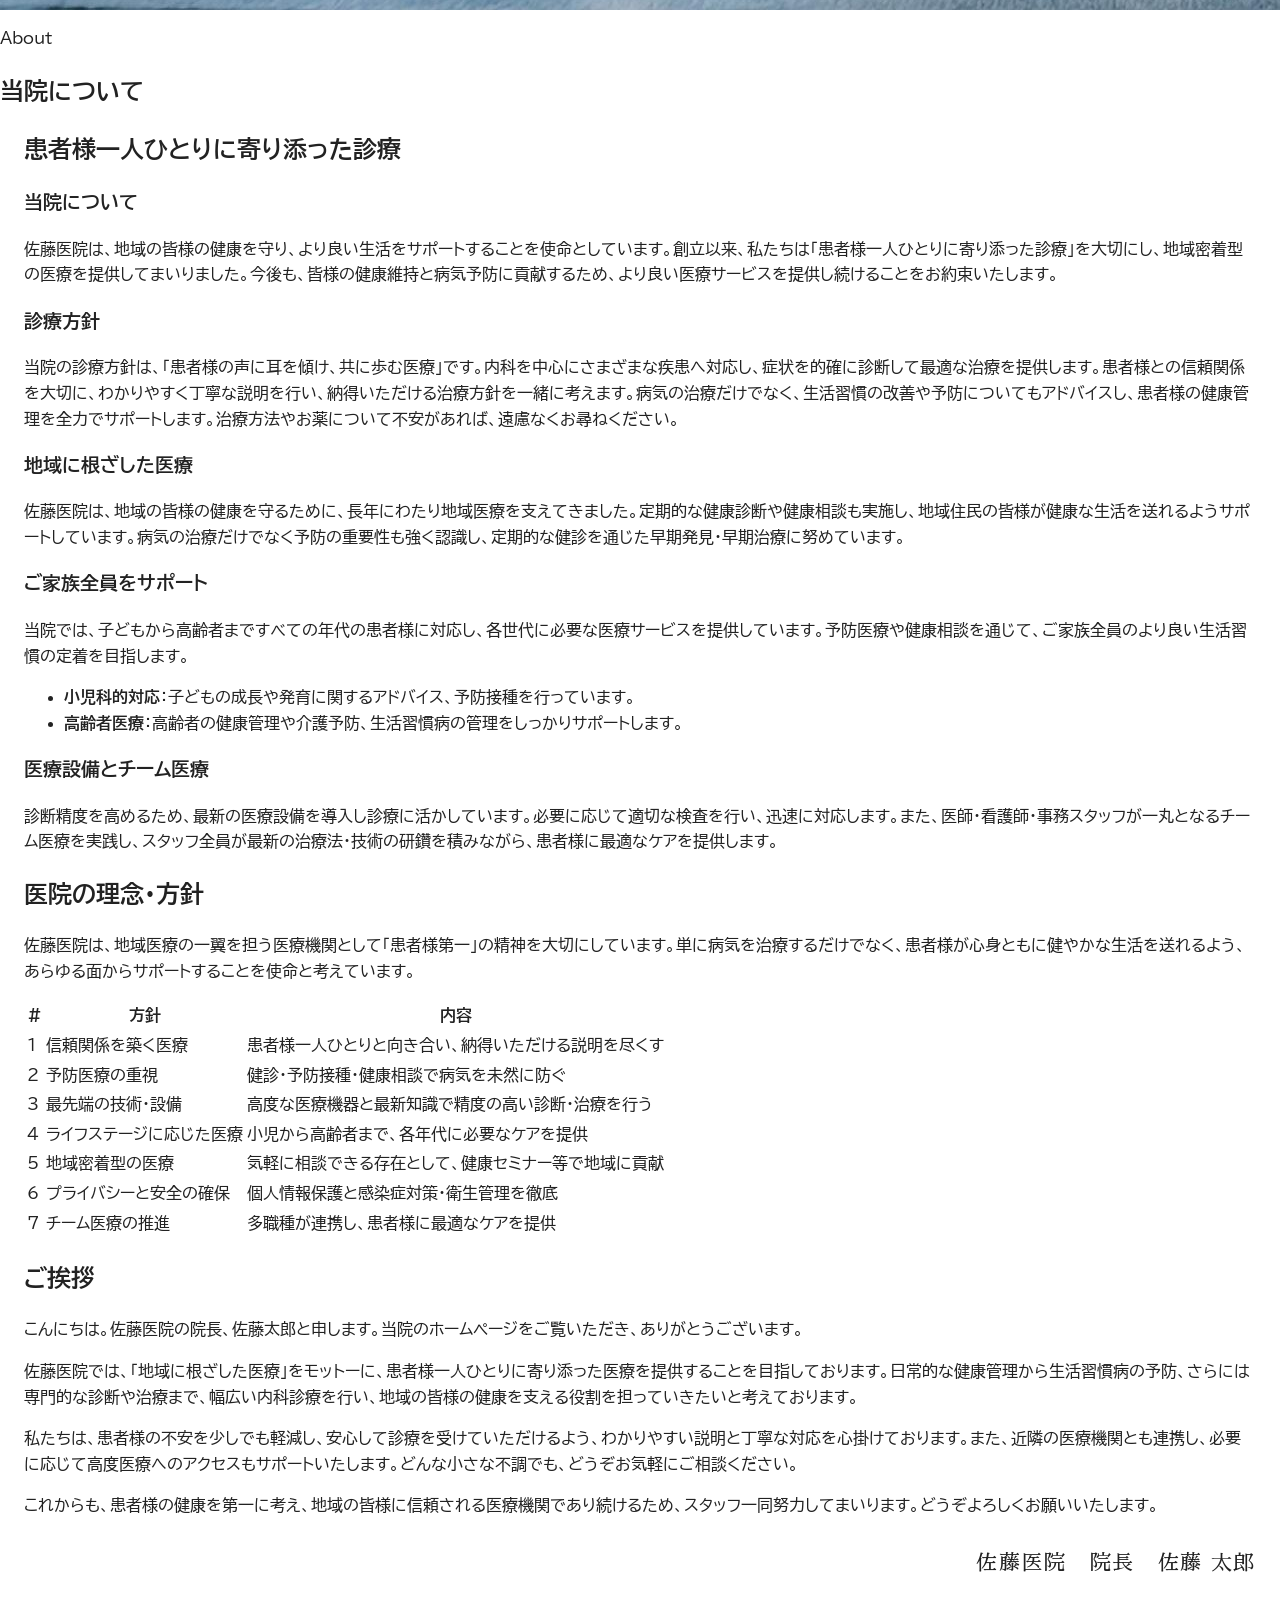
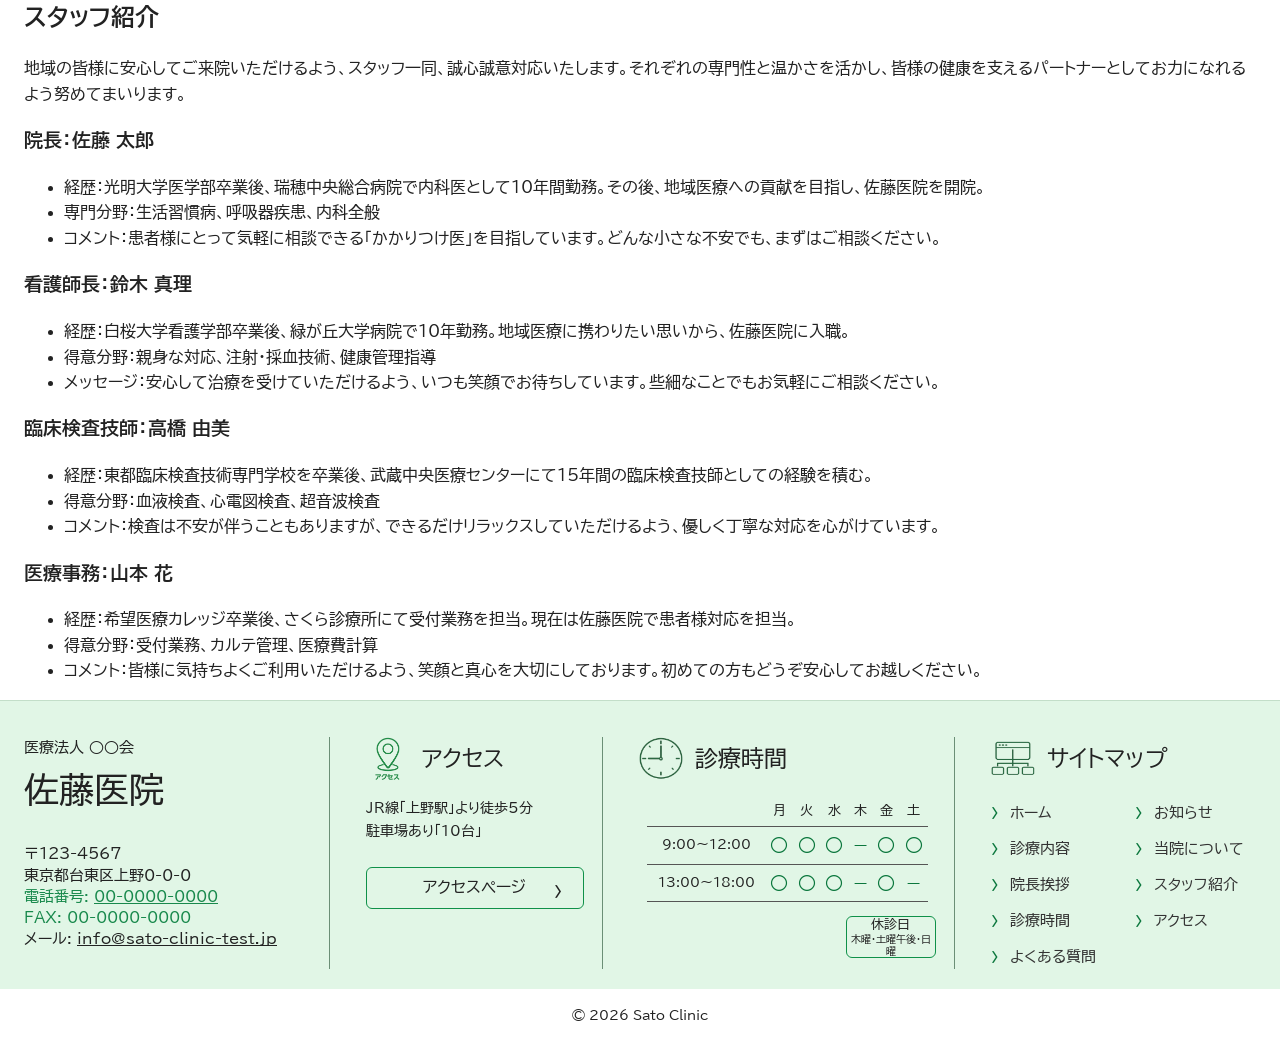
<file: about.html>
<!doctype html>
<html lang="ja">
<head>
  <meta charset="UTF-8">
  <meta name="viewport" content="width=device-width, initial-scale=1.0">
  <title>当院について | 佐藤医院</title>
  <meta name="description" content="佐藤医院の診療方針、理念、スタッフ紹介をご案内しています。">
  <link rel="preconnect" href="https://fonts.googleapis.com">
  <link rel="preconnect" href="https://fonts.gstatic.com" crossorigin>
  <link href="https://fonts.googleapis.com/css2?family=BIZ+UDPGothic&family=Sawarabi+Mincho&display=swap" rel="stylesheet">
  <link rel="stylesheet" href="./css/style.css?v=20260717-2">
</head>
<body>
  <a class="skip-link" href="#main-content">本文へ移動</a>
  <header class="site-header">
    <div class="header-inner">
      <a class="site-logo-link" href="index.html" aria-label="佐藤医院トップへ"><img class="site-logo" src="./assets/Logo/logo.png" alt="佐藤医院 Sato Clinic"></a>
      <nav class="utility-nav" aria-label="クイックメニュー">
        <a href="tel:0000000000" aria-label="電話 00-0000-0000"><span class="utility-icon"><img class="icon-default" src="./assets/icons/tel.png" alt="" aria-hidden="true"><img class="icon-hover" src="./assets/satoclinic-asset/tel-hover.png" alt="" aria-hidden="true"></span></a>
        <a href="hours-access.html#access" aria-label="アクセス"><span class="utility-icon"><img class="icon-default" src="./assets/icons/access.png" alt="" aria-hidden="true"><img class="icon-hover" src="./assets/satoclinic-asset/access-hover.png" alt="" aria-hidden="true"></span></a>
        <a href="news.html" aria-label="お知らせ"><span class="utility-icon"><img class="icon-default" src="./assets/icons/search.png" alt="" aria-hidden="true"><img class="icon-hover" src="./assets/satoclinic-asset/search-hover.png" alt="" aria-hidden="true"></span></a>
        <a href="#site-map" class="menu-button" aria-label="サイトマップへ移動"><i aria-hidden="true"></i><span>メニュー</span></a>
      </nav>
    </div>
  </header>

  <main id="main-content" class="subpage-main">
    <section class="subpage-hero">
      <img src="./assets/Hospital_Exterior/hospital_6.jpg" alt="佐藤医院の院内">
      <div class="subpage-hero-copy"><p>About</p><h1>当院について</h1></div>
    </section>

    <section class="subpage-section container">
      <h2 class="subpage-heading">患者様一人ひとりに寄り添った診療</h2>
      <div class="subpage-grid">
        <article class="subpage-card subpage-card-wide">
          <h3>当院について</h3>
          <p>佐藤医院は、地域の皆様の健康を守り、より良い生活をサポートすることを使命としています。創立以来、私たちは「患者様一人ひとりに寄り添った診療」を大切にし、地域密着型の医療を提供してまいりました。今後も、皆様の健康維持と病気予防に貢献するため、より良い医療サービスを提供し続けることをお約束いたします。</p>
        </article>
        <article class="subpage-card">
          <h3>診療方針</h3>
          <p>当院の診療方針は、「患者様の声に耳を傾け、共に歩む医療」です。内科を中心にさまざまな疾患へ対応し、症状を的確に診断して最適な治療を提供します。患者様との信頼関係を大切に、わかりやすく丁寧な説明を行い、納得いただける治療方針を一緒に考えます。病気の治療だけでなく、生活習慣の改善や予防についてもアドバイスし、患者様の健康管理を全力でサポートします。治療方法やお薬について不安があれば、遠慮なくお尋ねください。</p>
        </article>
        <article class="subpage-card">
          <h3>地域に根ざした医療</h3>
          <p>佐藤医院は、地域の皆様の健康を守るために、長年にわたり地域医療を支えてきました。定期的な健康診断や健康相談も実施し、地域住民の皆様が健康な生活を送れるようサポートしています。病気の治療だけでなく予防の重要性も強く認識し、定期的な健診を通じた早期発見・早期治療に努めています。</p>
        </article>
        <article class="subpage-card">
          <h3>ご家族全員をサポート</h3>
          <p>当院では、子どもから高齢者まですべての年代の患者様に対応し、各世代に必要な医療サービスを提供しています。予防医療や健康相談を通じて、ご家族全員のより良い生活習慣の定着を目指します。</p>
          <ul><li><strong>小児科的対応</strong>：子どもの成長や発育に関するアドバイス、予防接種を行っています。</li><li><strong>高齢者医療</strong>：高齢者の健康管理や介護予防、生活習慣病の管理をしっかりサポートします。</li></ul>
        </article>
        <article class="subpage-card">
          <h3>医療設備とチーム医療</h3>
          <p>診断精度を高めるため、最新の医療設備を導入し診療に活かしています。必要に応じて適切な検査を行い、迅速に対応します。また、医師・看護師・事務スタッフが一丸となるチーム医療を実践し、スタッフ全員が最新の治療法・技術の研鑽を積みながら、患者様に最適なケアを提供します。</p>
        </article>
      </div>
    </section>

    <section class="subpage-section container">
      <h2 class="subpage-heading">医院の理念・方針</h2>
      <p class="subpage-lead">佐藤医院は、地域医療の一翼を担う医療機関として「患者様第一」の精神を大切にしています。単に病気を治療するだけでなく、患者様が心身ともに健やかな生活を送れるよう、あらゆる面からサポートすることを使命と考えています。</p>
      <table class="policy-table">
        <thead><tr><th>#</th><th>方針</th><th>内容</th></tr></thead>
        <tbody>
          <tr><td>1</td><td>信頼関係を築く医療</td><td>患者様一人ひとりと向き合い、納得いただける説明を尽くす</td></tr>
          <tr><td>2</td><td>予防医療の重視</td><td>健診・予防接種・健康相談で病気を未然に防ぐ</td></tr>
          <tr><td>3</td><td>最先端の技術・設備</td><td>高度な医療機器と最新知識で精度の高い診断・治療を行う</td></tr>
          <tr><td>4</td><td>ライフステージに応じた医療</td><td>小児から高齢者まで、各年代に必要なケアを提供</td></tr>
          <tr><td>5</td><td>地域密着型の医療</td><td>気軽に相談できる存在として、健康セミナー等で地域に貢献</td></tr>
          <tr><td>6</td><td>プライバシーと安全の確保</td><td>個人情報保護と感染症対策・衛生管理を徹底</td></tr>
          <tr><td>7</td><td>チーム医療の推進</td><td>多職種が連携し、患者様に最適なケアを提供</td></tr>
        </tbody>
      </table>
    </section>

    <section id="greeting" class="subpage-section container">
      <h2 class="subpage-heading">ご挨拶</h2>
      <div class="subpage-grid">
        <article class="subpage-card subpage-card-wide">
          <p>こんにちは。佐藤医院の院長、佐藤太郎と申します。当院のホームページをご覧いただき、ありがとうございます。</p>
          <p>佐藤医院では、「地域に根ざした医療」をモットーに、患者様一人ひとりに寄り添った医療を提供することを目指しております。日常的な健康管理から生活習慣病の予防、さらには専門的な診断や治療まで、幅広い内科診療を行い、地域の皆様の健康を支える役割を担っていきたいと考えております。</p>
          <p>私たちは、患者様の不安を少しでも軽減し、安心して診療を受けていただけるよう、わかりやすい説明と丁寧な対応を心掛けております。また、近隣の医療機関とも連携し、必要に応じて高度医療へのアクセスもサポートいたします。どんな小さな不調でも、どうぞお気軽にご相談ください。</p>
          <p>これからも、患者様の健康を第一に考え、地域の皆様に信頼される医療機関であり続けるため、スタッフ一同努力してまいります。どうぞよろしくお願いいたします。</p>
          <p class="signature"><span class="signature-text">佐藤医院　院長　佐藤 太郎</span></p>
        </article>
      </div>
    </section>

    <section id="staff" class="subpage-section container">
      <h2 class="subpage-heading">スタッフ紹介</h2>
      <p class="subpage-lead">地域の皆様に安心してご来院いただけるよう、スタッフ一同、誠心誠意対応いたします。それぞれの専門性と温かさを活かし、皆様の健康を支えるパートナーとしてお力になれるよう努めてまいります。</p>
      <div class="subpage-grid">
        <article class="subpage-card"><h3>院長：佐藤 太郎</h3><ul><li>経歴：光明大学医学部卒業後、瑞穂中央総合病院で内科医として10年間勤務。その後、地域医療への貢献を目指し、佐藤医院を開院。</li><li>専門分野：生活習慣病、呼吸器疾患、内科全般</li><li>コメント：患者様にとって気軽に相談できる「かかりつけ医」を目指しています。どんな小さな不安でも、まずはご相談ください。</li></ul></article>
        <article class="subpage-card"><h3>看護師長：鈴木 真理</h3><ul><li>経歴：白桜大学看護学部卒業後、緑が丘大学病院で10年勤務。地域医療に携わりたい思いから、佐藤医院に入職。</li><li>得意分野：親身な対応、注射・採血技術、健康管理指導</li><li>メッセージ：安心して治療を受けていただけるよう、いつも笑顔でお待ちしています。些細なことでもお気軽にご相談ください。</li></ul></article>
        <article class="subpage-card"><h3>臨床検査技師：高橋 由美</h3><ul><li>経歴：東都臨床検査技術専門学校を卒業後、武蔵中央医療センターにて15年間の臨床検査技師としての経験を積む。</li><li>得意分野：血液検査、心電図検査、超音波検査</li><li>コメント：検査は不安が伴うこともありますが、できるだけリラックスしていただけるよう、優しく丁寧な対応を心がけています。</li></ul></article>
        <article class="subpage-card"><h3>医療事務：山本 花</h3><ul><li>経歴：希望医療カレッジ卒業後、さくら診療所にて受付業務を担当。現在は佐藤医院で患者様対応を担当。</li><li>得意分野：受付業務、カルテ管理、医療費計算</li><li>コメント：皆様に気持ちよくご利用いただけるよう、笑顔と真心を大切にしております。初めての方もどうぞ安心してお越しください。</li></ul></article>
      </div>
    </section>
  </main>

  <footer class="site-footer">
    <div class="container footer-grid">
      <section id="contact" class="clinic-info"><p>医療法人 ○○会</p><h2>佐藤医院</h2><p>〒123-4567<br>東京都台東区上野0-0-0<br><span>電話番号: <a href="tel:0000000000">00-0000-0000</a></span><br><span>FAX: 00-0000-0000</span><br>メール: <a href="mailto:info@sato-clinic-test.jp">info@sato-clinic-test.jp</a></p></section>
      <section class="footer-access"><h3><img src="./assets/icons/access.png" alt="" aria-hidden="true">アクセス</h3><p>JR線「上野駅」より徒歩5分<br>駐車場あり「10台」</p><a href="hours-access.html#access">アクセスページ<span>›</span></a></section>
      <section class="footer-hours"><h3><img src="./assets/icons/clock.png" alt="" aria-hidden="true">診療時間</h3><table><caption class="visually-hidden">フッターの診療時間一覧</caption><thead id="footer-hours-table-head"></thead><tbody id="footer-hours-table-body"></tbody></table><p class="holiday">休診日<br><small>木曜・土曜午後・日曜</small></p></section>
      <section id="site-map" class="sitemap"><h3><img src="./assets/icons/sitemap.png" alt="" aria-hidden="true">サイトマップ</h3><div class="sitemap-desktop"><a href="index.html">ホーム</a><a href="news.html">お知らせ</a><a href="services.html">診療内容</a><a href="about.html">当院について</a><a href="about.html#greeting">院長挨拶</a><a href="about.html#staff">スタッフ紹介</a><a href="hours-access.html#hours">診療時間</a><a href="hours-access.html#access">アクセス</a><a href="faq.html">よくある質問</a></div></section>
    </div>
    <p class="copyright">© 2026 Sato Clinic</p>
  </footer>
  <script src="./js/clinic-hours-data.js"></script>
  <script src="./js/clinic-hours.js"></script>
</body>
</html>
</file>
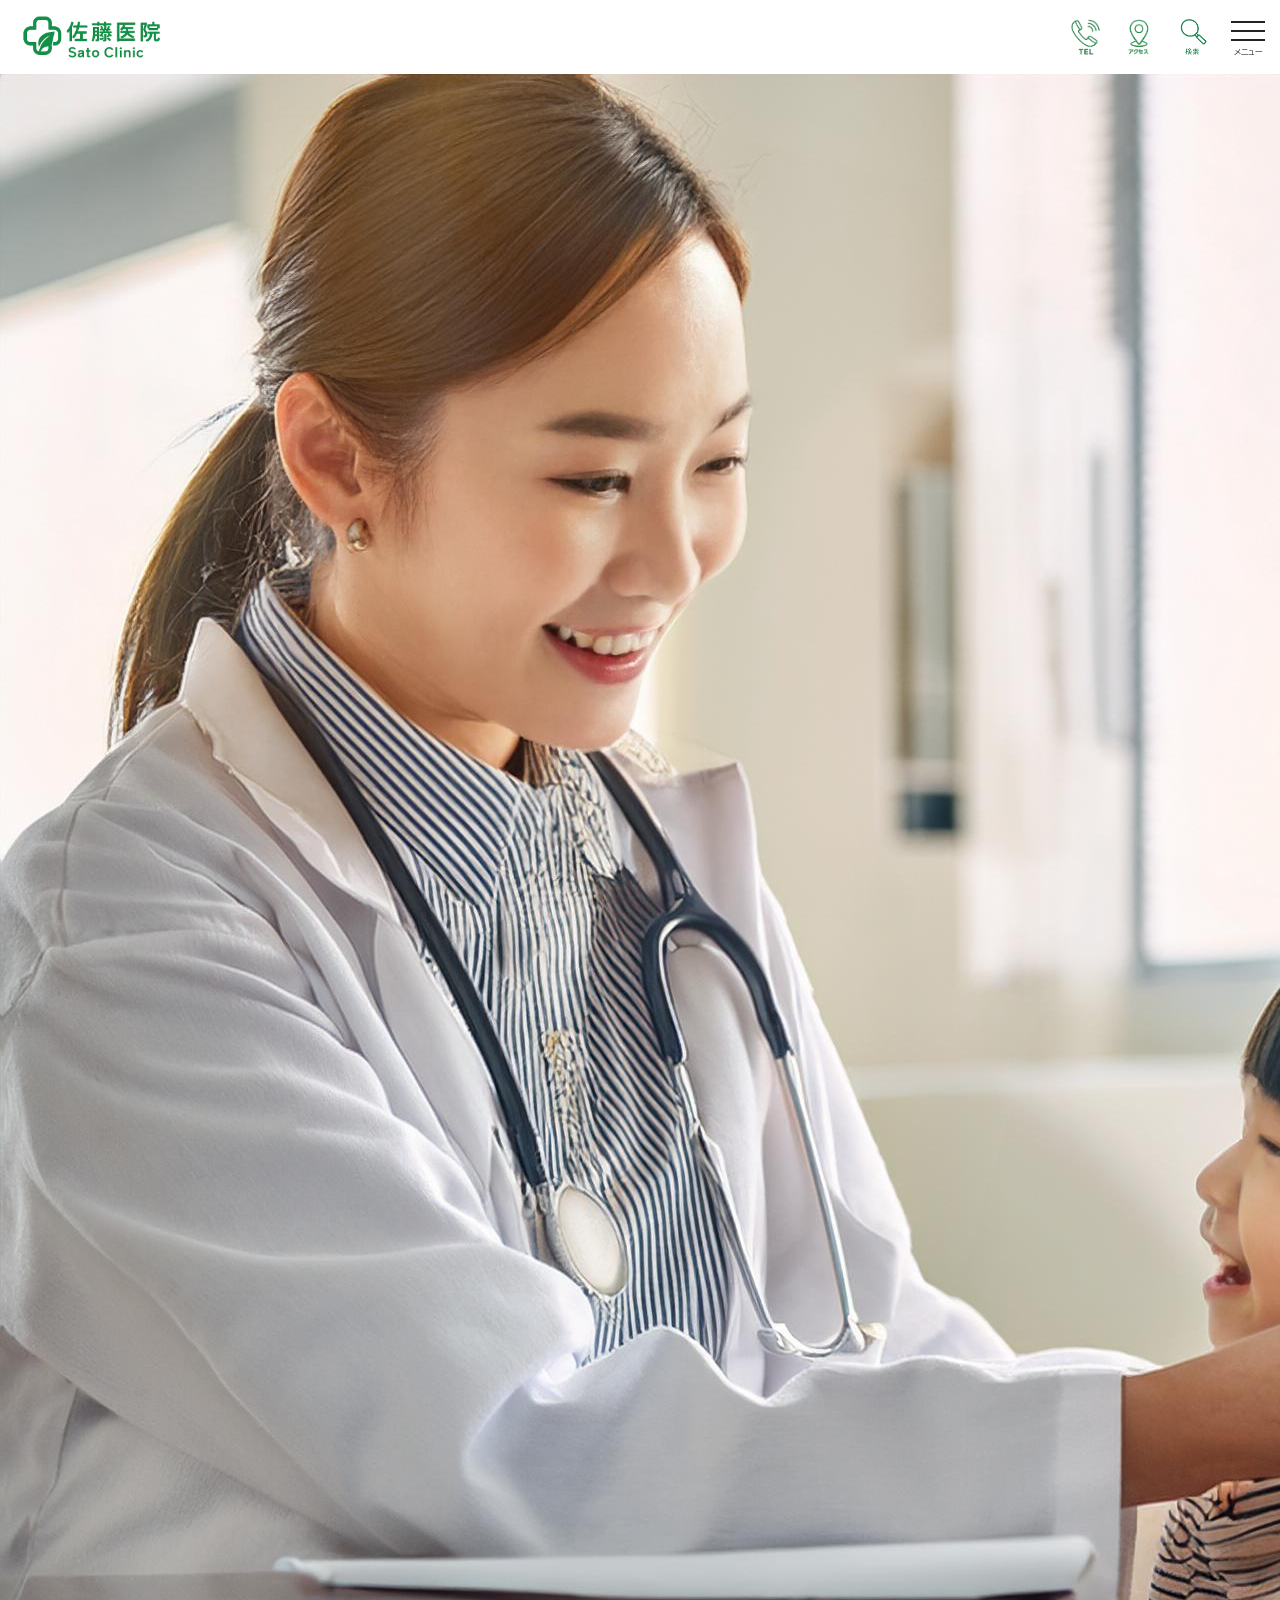
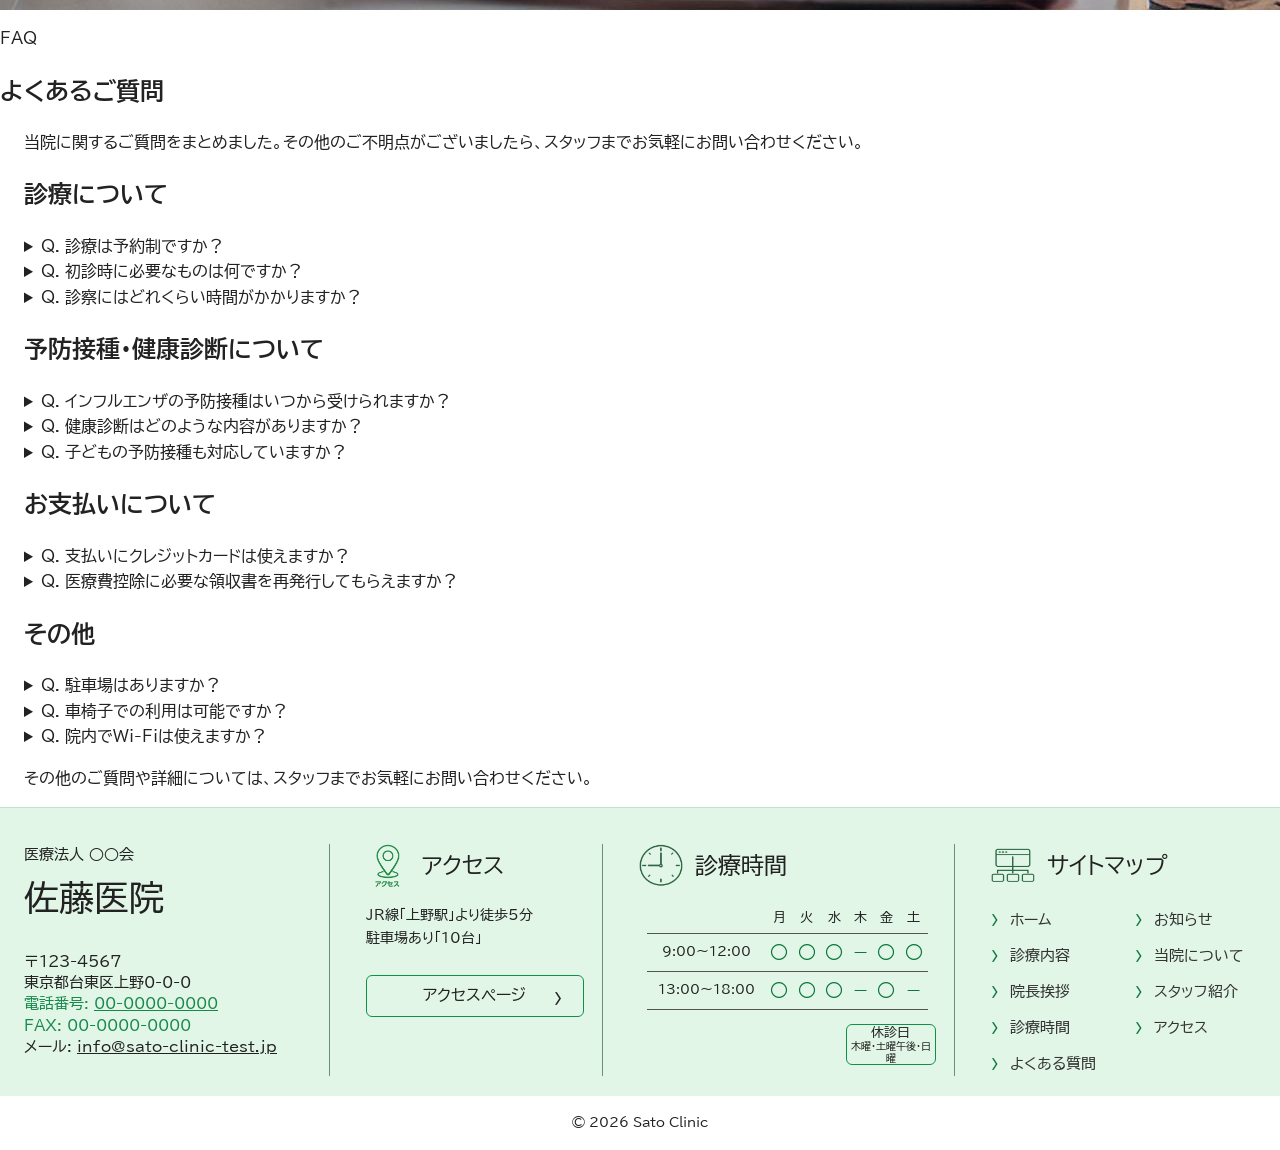
<file: faq.html>
<!doctype html>
<html lang="ja">
<head>
  <meta charset="UTF-8">
  <meta name="viewport" content="width=device-width, initial-scale=1.0">
  <title>よくあるご質問 | 佐藤医院</title>
  <meta name="description" content="佐藤医院に関するよくあるご質問をまとめました。">
  <link rel="preconnect" href="https://fonts.googleapis.com">
  <link rel="preconnect" href="https://fonts.gstatic.com" crossorigin>
  <link href="https://fonts.googleapis.com/css2?family=BIZ+UDPGothic&family=Sawarabi+Mincho&display=swap" rel="stylesheet">
  <link rel="stylesheet" href="./css/style.css?v=20260717-2">
</head>
<body>
  <a class="skip-link" href="#main-content">本文へ移動</a>
  <header class="site-header">
    <div class="header-inner">
      <a class="site-logo-link" href="index.html" aria-label="佐藤医院トップへ"><img class="site-logo" src="./assets/Logo/logo.png" alt="佐藤医院 Sato Clinic"></a>
      <nav class="utility-nav" aria-label="クイックメニュー">
        <a href="tel:0000000000" aria-label="電話 00-0000-0000"><span class="utility-icon"><img class="icon-default" src="./assets/icons/tel.png" alt="" aria-hidden="true"><img class="icon-hover" src="./assets/satoclinic-asset/tel-hover.png" alt="" aria-hidden="true"></span></a>
        <a href="hours-access.html#access" aria-label="アクセス"><span class="utility-icon"><img class="icon-default" src="./assets/icons/access.png" alt="" aria-hidden="true"><img class="icon-hover" src="./assets/satoclinic-asset/access-hover.png" alt="" aria-hidden="true"></span></a>
        <a href="news.html" aria-label="お知らせ"><span class="utility-icon"><img class="icon-default" src="./assets/icons/search.png" alt="" aria-hidden="true"><img class="icon-hover" src="./assets/satoclinic-asset/search-hover.png" alt="" aria-hidden="true"></span></a>
        <a href="#site-map" class="menu-button" aria-label="サイトマップへ移動"><i aria-hidden="true"></i><span>メニュー</span></a>
      </nav>
    </div>
  </header>

  <main id="main-content" class="subpage-main">
    <section class="subpage-hero">
      <img src="./assets/Patient_Image/patient_1.jpg" alt="待合室で過ごす患者様">
      <div class="subpage-hero-copy"><p>FAQ</p><h1>よくあるご質問</h1></div>
    </section>

    <section class="subpage-section container">
      <p class="subpage-lead">当院に関するご質問をまとめました。その他のご不明点がございましたら、スタッフまでお気軽にお問い合わせください。</p>

      <div class="faq-group">
        <h2>診療について</h2>
        <div class="faq-list">
          <details class="faq-item"><summary>Q. 診療は予約制ですか？</summary><p>A. 一般診療は予約なしでも受け付けていますが、予約優先制となっております。予防接種や健康診断などは完全予約制です。お電話またはWeb予約をご利用ください。</p></details>
          <details class="faq-item"><summary>Q. 初診時に必要なものは何ですか？</summary><p>A. 健康保険証、お薬手帳（お持ちの方）、診療情報提供書（紹介状）があればご持参ください。また、問診票を事前にご記入いただけると受付がスムーズです。</p></details>
          <details class="faq-item"><summary>Q. 診察にはどれくらい時間がかかりますか？</summary><p>A. 症状や混雑状況によりますが、目安として30分〜1時間程度です。事前に混雑状況をお問い合わせいただくことをお勧めします。</p></details>
        </div>
      </div>

      <div class="faq-group">
        <h2>予防接種・健康診断について</h2>
        <div class="faq-list">
          <details class="faq-item"><summary>Q. インフルエンザの予防接種はいつから受けられますか？</summary><p>A. 例年10月中旬頃から接種を開始します。予約受付は9月末から行っておりますので、詳しくはお知らせをご確認ください。</p></details>
          <details class="faq-item"><summary>Q. 健康診断はどのような内容がありますか？</summary><p>A. 一般的な健康診断から生活習慣病予防検診まで対応しております。採血、尿検査、心電図、胸部レントゲンなどが含まれます。詳しくはスタッフまでお問い合わせください。</p></details>
          <details class="faq-item"><summary>Q. 子どもの予防接種も対応していますか？</summary><p>A. 当院では、小児用の予防接種（例：MRワクチン、ヒブワクチンなど）も実施しております。スケジュールについてはお問い合わせください。</p></details>
        </div>
      </div>

      <div class="faq-group">
        <h2>お支払いについて</h2>
        <div class="faq-list">
          <details class="faq-item"><summary>Q. 支払いにクレジットカードは使えますか？</summary><p>A. はい、当院では現金、クレジットカード（一部カードを除く）、電子マネーに対応しております。詳しくは受付にてお尋ねください。</p></details>
          <details class="faq-item"><summary>Q. 医療費控除に必要な領収書を再発行してもらえますか？</summary><p>A. はい、再発行可能です。ただし、再発行には日数をいただく場合がありますのでご了承ください。</p></details>
        </div>
      </div>

      <div class="faq-group">
        <h2>その他</h2>
        <div class="faq-list">
          <details class="faq-item"><summary>Q. 駐車場はありますか？</summary><p>A. はい、当院専用の無料駐車場が10台分ございます。満車の場合は近隣のコインパーキングをご利用ください。</p></details>
          <details class="faq-item"><summary>Q. 車椅子での利用は可能ですか？</summary><p>A. 可能です。エントランスはバリアフリー設計となっており、スロープもご用意しております。また、院内には車椅子で移動可能なスペースを確保しています。</p></details>
          <details class="faq-item"><summary>Q. 院内でWi-Fiは使えますか？</summary><p>A. はい、当院では無料Wi-Fiを提供しております。パスワードは受付でお知らせいたします。</p></details>
        </div>
      </div>
      <p>その他のご質問や詳細については、スタッフまでお気軽にお問い合わせください。</p>
    </section>
  </main>

  <footer class="site-footer">
    <div class="container footer-grid">
      <section id="contact" class="clinic-info"><p>医療法人 ○○会</p><h2>佐藤医院</h2><p>〒123-4567<br>東京都台東区上野0-0-0<br><span>電話番号: <a href="tel:0000000000">00-0000-0000</a></span><br><span>FAX: 00-0000-0000</span><br>メール: <a href="mailto:info@sato-clinic-test.jp">info@sato-clinic-test.jp</a></p></section>
      <section class="footer-access"><h3><img src="./assets/icons/access.png" alt="" aria-hidden="true">アクセス</h3><p>JR線「上野駅」より徒歩5分<br>駐車場あり「10台」</p><a href="hours-access.html#access">アクセスページ<span>›</span></a></section>
      <section class="footer-hours"><h3><img src="./assets/icons/clock.png" alt="" aria-hidden="true">診療時間</h3><table><caption class="visually-hidden">フッターの診療時間一覧</caption><thead id="footer-hours-table-head"></thead><tbody id="footer-hours-table-body"></tbody></table><p class="holiday">休診日<br><small>木曜・土曜午後・日曜</small></p></section>
      <section id="site-map" class="sitemap"><h3><img src="./assets/icons/sitemap.png" alt="" aria-hidden="true">サイトマップ</h3><div class="sitemap-desktop"><a href="index.html">ホーム</a><a href="news.html">お知らせ</a><a href="services.html">診療内容</a><a href="about.html">当院について</a><a href="about.html#greeting">院長挨拶</a><a href="about.html#staff">スタッフ紹介</a><a href="hours-access.html#hours">診療時間</a><a href="hours-access.html#access">アクセス</a><a href="faq.html">よくある質問</a></div></section>
    </div>
    <p class="copyright">© 2026 Sato Clinic</p>
  </footer>
  <script src="./js/clinic-hours-data.js"></script>
  <script src="./js/clinic-hours.js"></script>
</body>
</html>
</file>
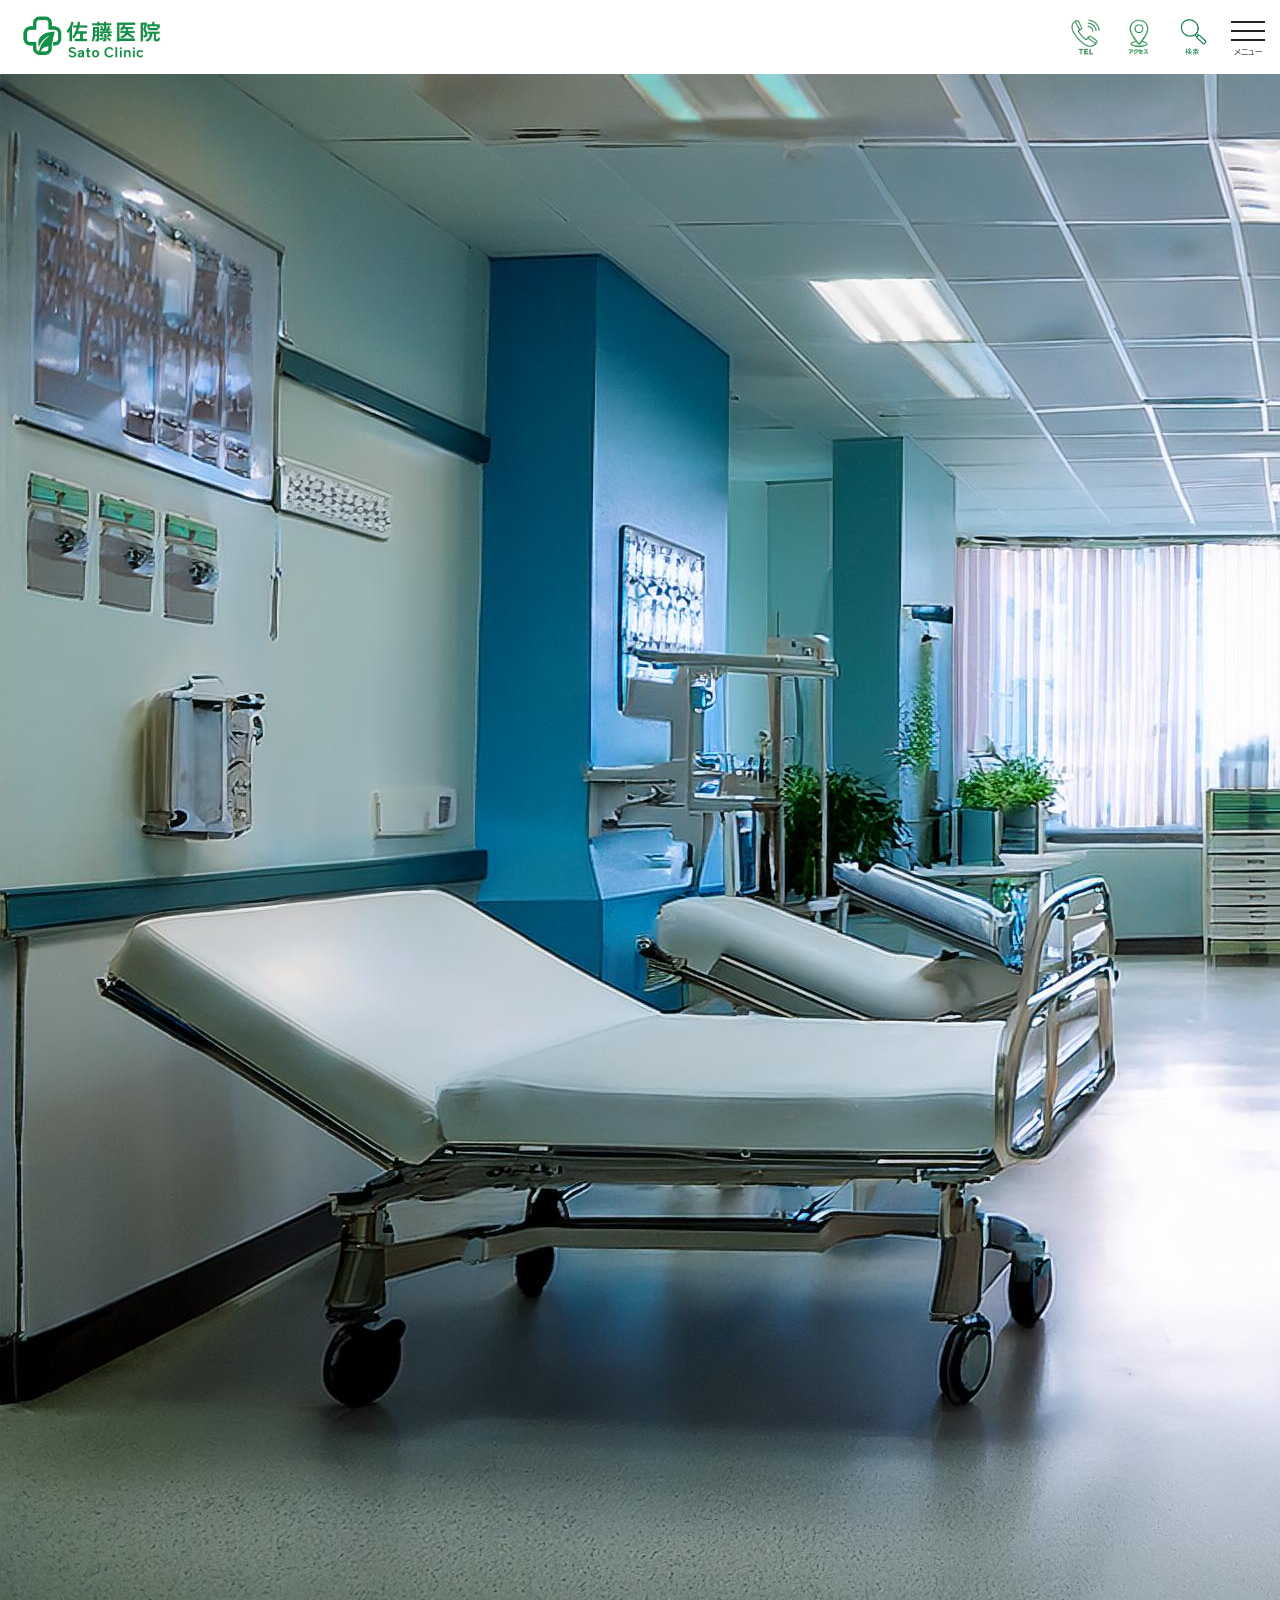
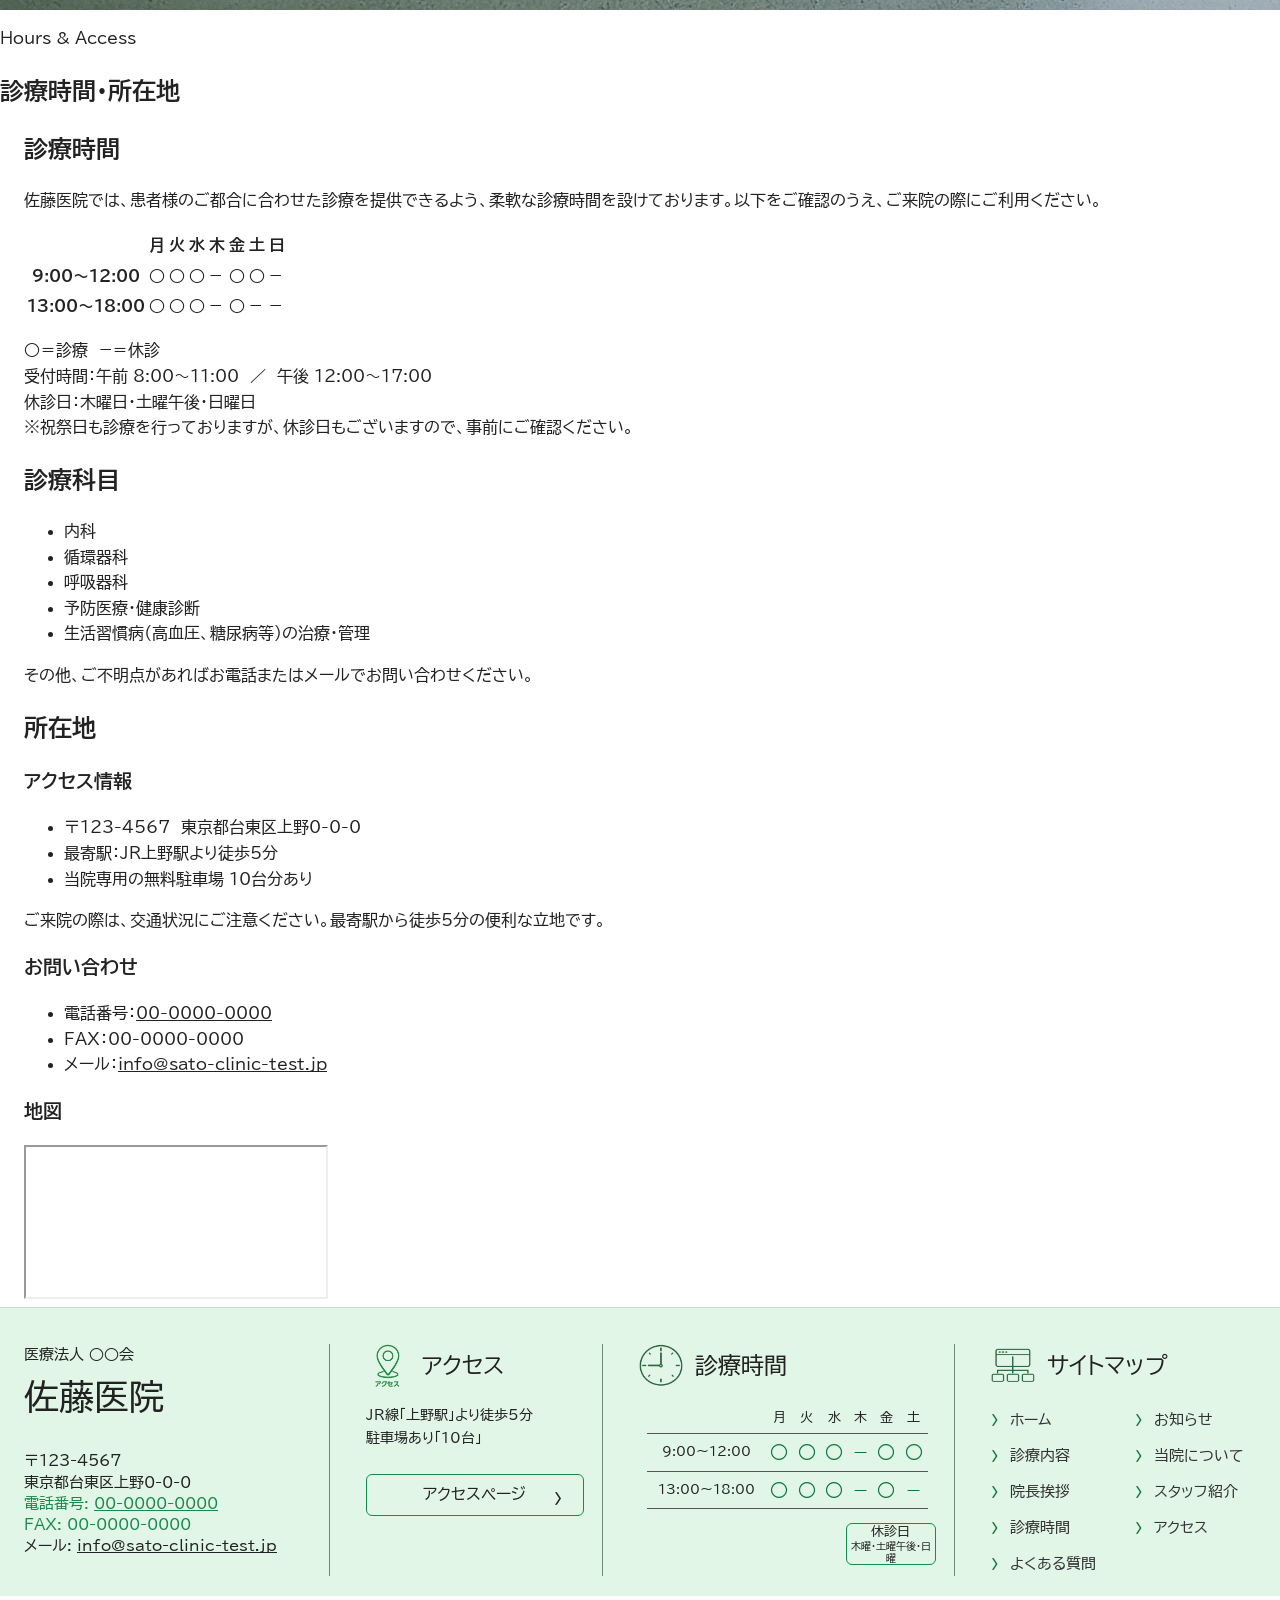
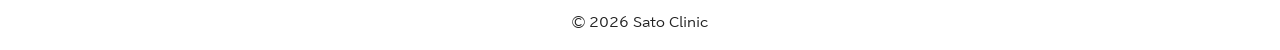
<file: hours-access.html>
<!doctype html>
<html lang="ja">
<head>
  <meta charset="UTF-8">
  <meta name="viewport" content="width=device-width, initial-scale=1.0">
  <title>診療時間・所在地 | 佐藤医院</title>
  <meta name="description" content="佐藤医院の診療時間、診療科目、所在地、アクセス情報をご案内しています。">
  <link rel="preconnect" href="https://fonts.googleapis.com">
  <link rel="preconnect" href="https://fonts.gstatic.com" crossorigin>
  <link href="https://fonts.googleapis.com/css2?family=BIZ+UDPGothic&family=Sawarabi+Mincho&display=swap" rel="stylesheet">
  <link rel="stylesheet" href="./css/style.css?v=20260717-2">
</head>
<body>
  <a class="skip-link" href="#main-content">本文へ移動</a>
  <header class="site-header">
    <div class="header-inner">
      <a class="site-logo-link" href="index.html" aria-label="佐藤医院トップへ"><img class="site-logo" src="./assets/Logo/logo.png" alt="佐藤医院 Sato Clinic"></a>
      <nav class="utility-nav" aria-label="クイックメニュー">
        <a href="tel:0000000000" aria-label="電話 00-0000-0000"><span class="utility-icon"><img class="icon-default" src="./assets/icons/tel.png" alt="" aria-hidden="true"><img class="icon-hover" src="./assets/satoclinic-asset/tel-hover.png" alt="" aria-hidden="true"></span></a>
        <a href="#access" aria-label="アクセス"><span class="utility-icon"><img class="icon-default" src="./assets/icons/access.png" alt="" aria-hidden="true"><img class="icon-hover" src="./assets/satoclinic-asset/access-hover.png" alt="" aria-hidden="true"></span></a>
        <a href="news.html" aria-label="お知らせ"><span class="utility-icon"><img class="icon-default" src="./assets/icons/search.png" alt="" aria-hidden="true"><img class="icon-hover" src="./assets/satoclinic-asset/search-hover.png" alt="" aria-hidden="true"></span></a>
        <a href="#site-map" class="menu-button" aria-label="サイトマップへ移動"><i aria-hidden="true"></i><span>メニュー</span></a>
      </nav>
    </div>
  </header>

  <main id="main-content" class="subpage-main">
    <section class="subpage-hero">
      <img src="./assets/Hospital_Exterior/hospital_3.jpg" alt="佐藤医院の外観">
      <div class="subpage-hero-copy"><p>Hours & Access</p><h1>診療時間・所在地</h1></div>
    </section>

    <section id="hours" class="subpage-section container">
      <h2 class="subpage-heading">診療時間</h2>
      <p class="subpage-lead">佐藤医院では、患者様のご都合に合わせた診療を提供できるよう、柔軟な診療時間を設けております。以下をご確認のうえ、ご来院の際にご利用ください。</p>
      <table class="subpage-hours-table" aria-describedby="hours-note">
        <caption class="visually-hidden">佐藤医院の診療時間一覧</caption>
        <thead id="subpage-hours-table-head"></thead>
        <tbody id="subpage-hours-table-body"></tbody>
      </table>
      <p id="hours-note" class="subpage-lead">○＝診療　−＝休診<br>受付時間：午前 8:00〜11:00　／　午後 12:00〜17:00<br>休診日：木曜日・土曜午後・日曜日<br>※祝祭日も診療を行っておりますが、休診日もございますので、事前にご確認ください。</p>
    </section>

    <section class="subpage-section container">
      <h2 class="subpage-heading">診療科目</h2>
      <div class="subpage-grid">
        <article class="subpage-card"><ul><li>内科</li><li>循環器科</li><li>呼吸器科</li><li>予防医療・健康診断</li><li>生活習慣病（高血圧、糖尿病等）の治療・管理</li></ul><p>その他、ご不明点があればお電話またはメールでお問い合わせください。</p></article>
      </div>
    </section>

    <section id="access" class="subpage-section container">
      <h2 class="subpage-heading">所在地</h2>
      <div class="subpage-grid">
        <article class="subpage-card">
          <h3>アクセス情報</h3>
          <ul><li>〒123-4567　東京都台東区上野0-0-0</li><li>最寄駅：JR上野駅より徒歩5分</li><li>当院専用の無料駐車場 10台分あり</li></ul>
          <p>ご来院の際は、交通状況にご注意ください。最寄駅から徒歩5分の便利な立地です。</p>
        </article>
        <article id="contact" class="subpage-card">
          <h3>お問い合わせ</h3>
          <ul><li>電話番号：<a href="tel:0000000000">00-0000-0000</a></li><li>FAX：00-0000-0000</li><li>メール：<a href="mailto:info@sato-clinic-test.jp">info@sato-clinic-test.jp</a></li></ul>
        </article>
        <article class="subpage-card subpage-card-wide">
          <h3>地図</h3>
          <iframe class="map-frame" title="佐藤医院周辺地図" src="https://www.google.com/maps?q=%E6%9D%B1%E4%BA%AC%E9%83%BD%E5%8F%B0%E6%9D%B1%E5%8C%BA%E4%B8%8A%E9%87%8E&output=embed" loading="lazy"></iframe>
        </article>
      </div>
    </section>
  </main>

  <footer class="site-footer">
    <div class="container footer-grid">
      <section class="clinic-info"><p>医療法人 ○○会</p><h2>佐藤医院</h2><p>〒123-4567<br>東京都台東区上野0-0-0<br><span>電話番号: <a href="tel:0000000000">00-0000-0000</a></span><br><span>FAX: 00-0000-0000</span><br>メール: <a href="mailto:info@sato-clinic-test.jp">info@sato-clinic-test.jp</a></p></section>
      <section class="footer-access"><h3><img src="./assets/icons/access.png" alt="" aria-hidden="true">アクセス</h3><p>JR線「上野駅」より徒歩5分<br>駐車場あり「10台」</p><a href="#access">アクセスページ<span>›</span></a></section>
      <section class="footer-hours"><h3><img src="./assets/icons/clock.png" alt="" aria-hidden="true">診療時間</h3><table><caption class="visually-hidden">フッターの診療時間一覧</caption><thead id="footer-hours-table-head"></thead><tbody id="footer-hours-table-body"></tbody></table><p class="holiday">休診日<br><small>木曜・土曜午後・日曜</small></p></section>
      <section id="site-map" class="sitemap"><h3><img src="./assets/icons/sitemap.png" alt="" aria-hidden="true">サイトマップ</h3><div class="sitemap-desktop"><a href="index.html">ホーム</a><a href="news.html">お知らせ</a><a href="services.html">診療内容</a><a href="about.html">当院について</a><a href="about.html#greeting">院長挨拶</a><a href="about.html#staff">スタッフ紹介</a><a href="#hours">診療時間</a><a href="#access">アクセス</a><a href="faq.html">よくある質問</a></div></section>
    </div>
    <p class="copyright">© 2026 Sato Clinic</p>
  </footer>
  <script src="./js/clinic-hours-data.js"></script>
  <script src="./js/clinic-hours.js"></script>
</body>
</html>
</file>
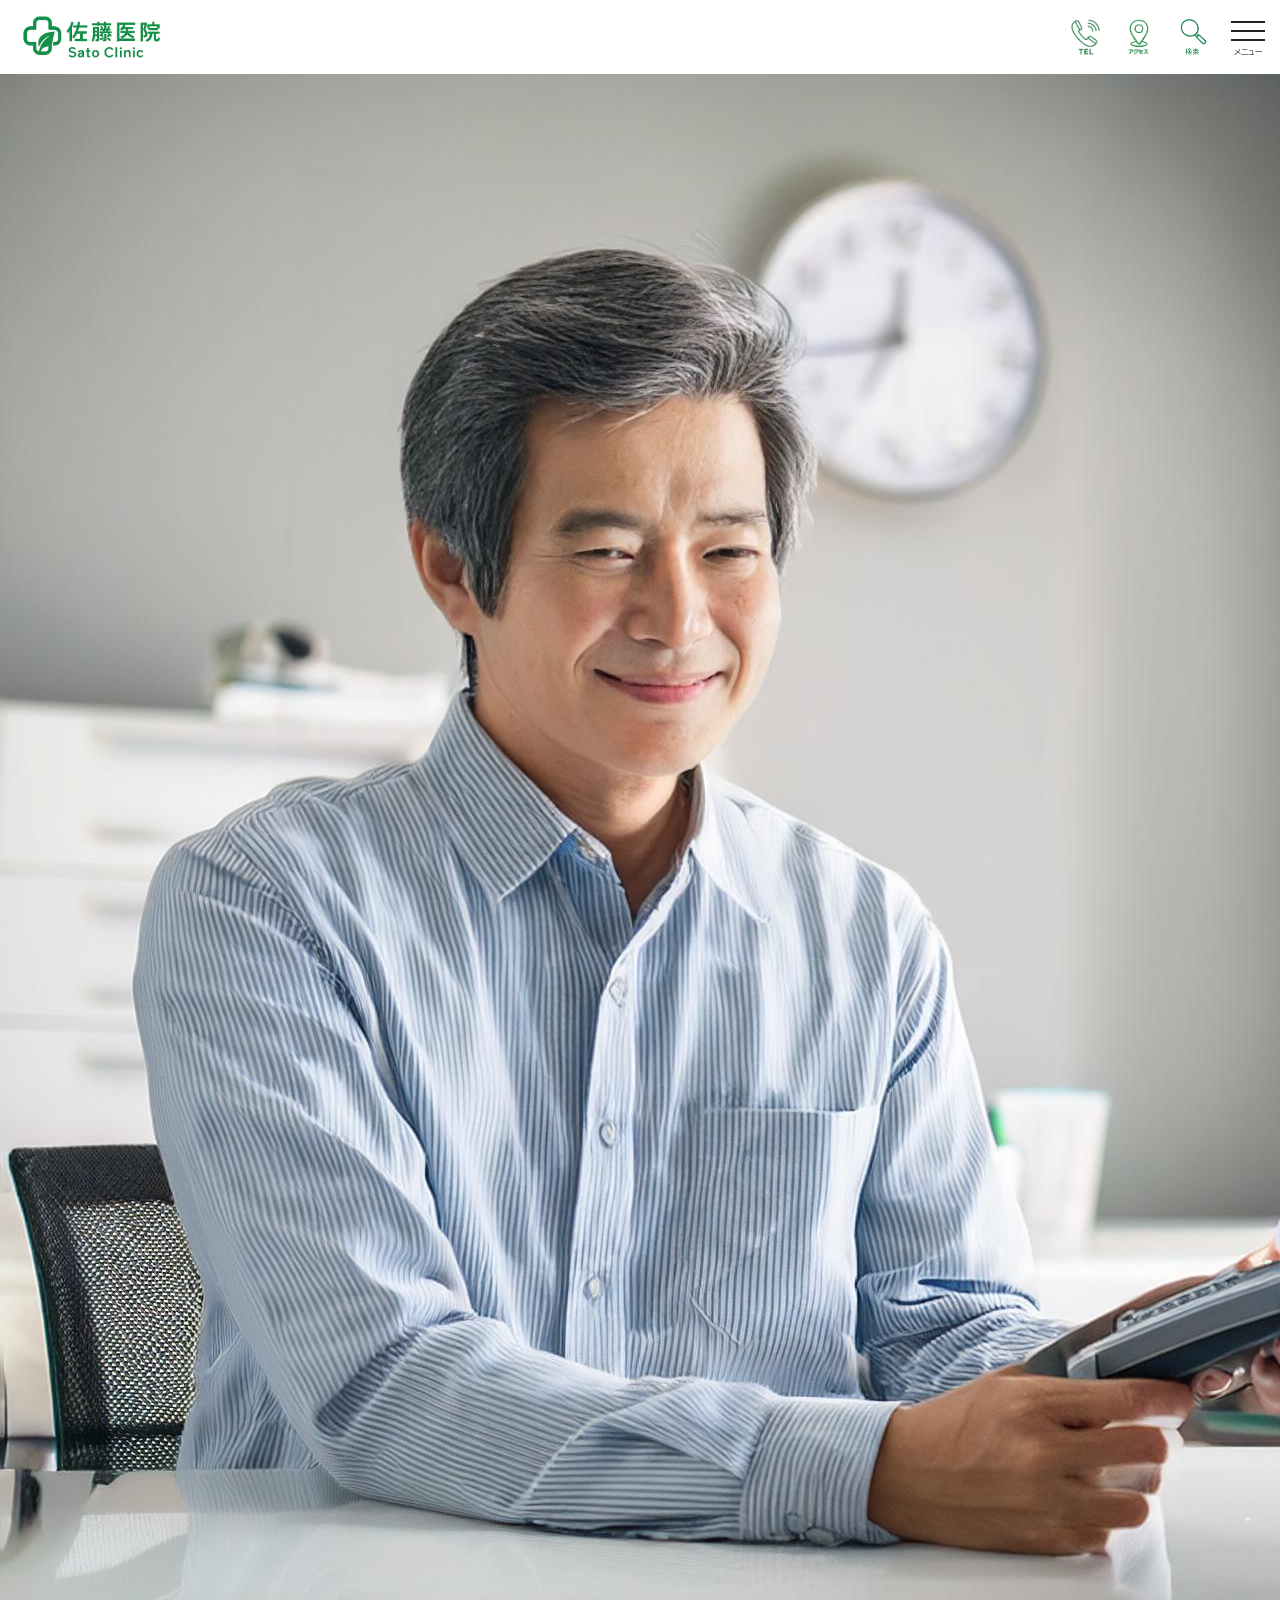
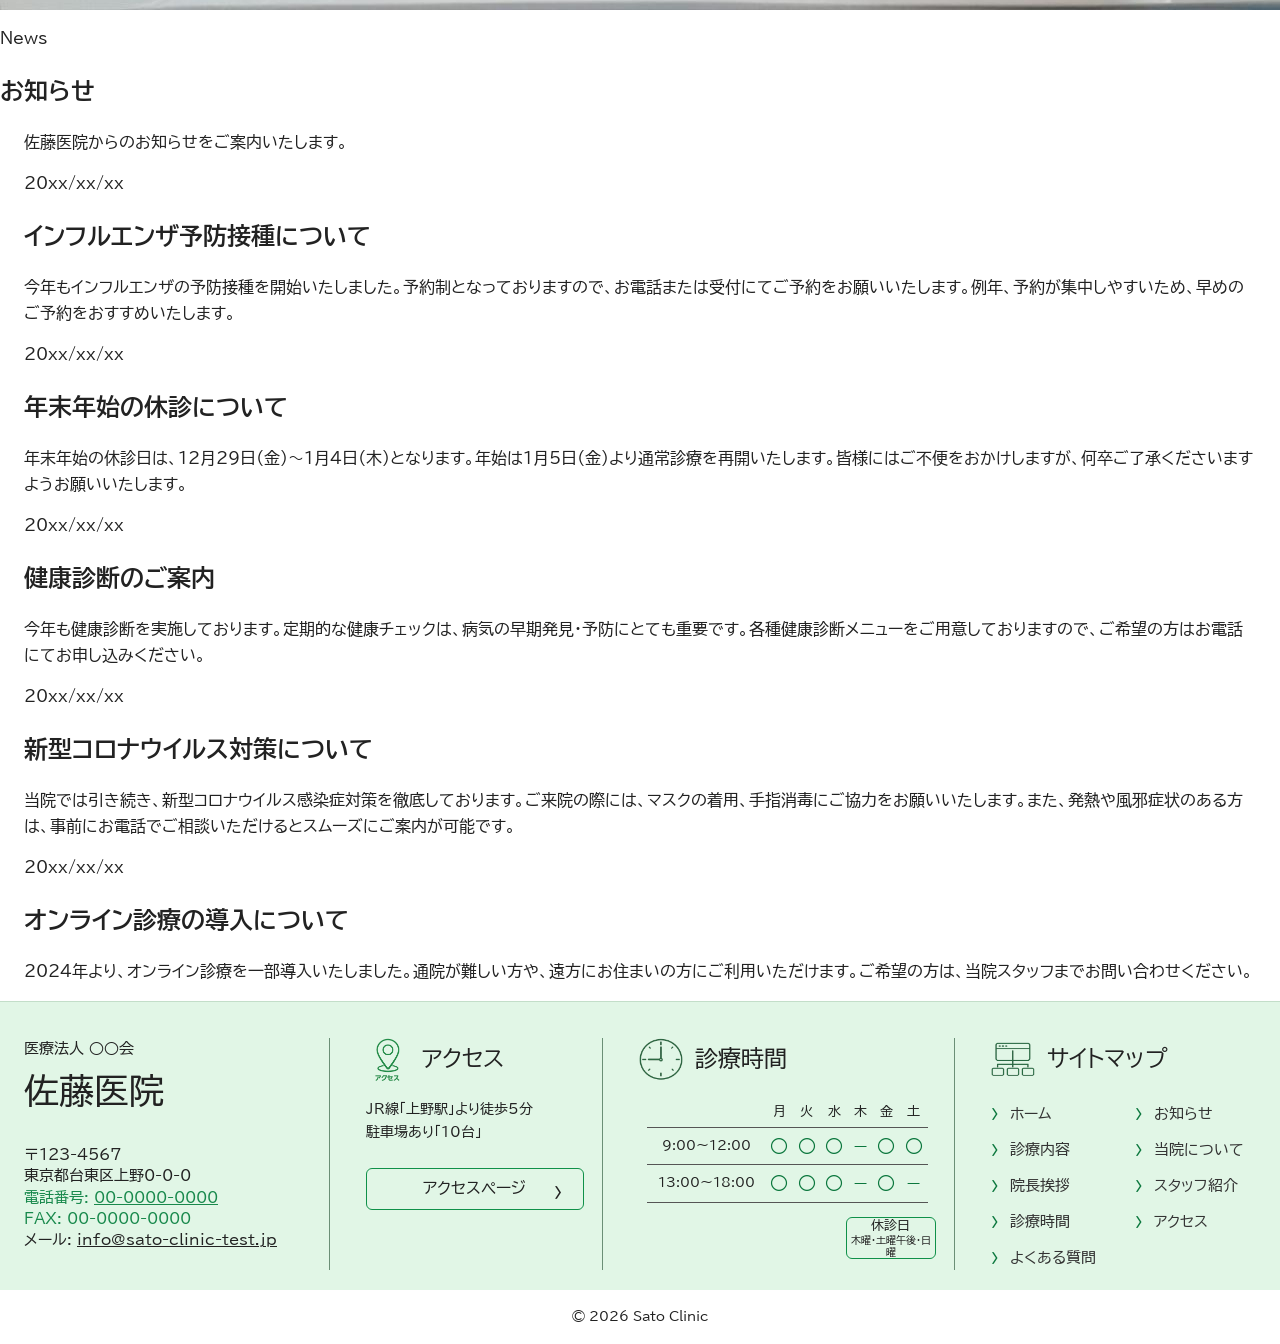
<file: news.html>
<!doctype html>
<html lang="ja">
<head>
  <meta charset="UTF-8">
  <meta name="viewport" content="width=device-width, initial-scale=1.0">
  <title>お知らせ | 佐藤医院</title>
  <meta name="description" content="佐藤医院からのお知らせをご案内しています。">
  <link rel="preconnect" href="https://fonts.googleapis.com">
  <link rel="preconnect" href="https://fonts.gstatic.com" crossorigin>
  <link href="https://fonts.googleapis.com/css2?family=BIZ+UDPGothic&family=Sawarabi+Mincho&display=swap" rel="stylesheet">
  <link rel="stylesheet" href="./css/style.css?v=20260717-2">
</head>
<body>
  <a class="skip-link" href="#main-content">本文へ移動</a>
  <header class="site-header">
    <div class="header-inner">
      <a class="site-logo-link" href="index.html" aria-label="佐藤医院トップへ">
        <img class="site-logo" src="./assets/Logo/logo.png" alt="佐藤医院 Sato Clinic">
      </a>
      <nav class="utility-nav" aria-label="クイックメニュー">
        <a href="tel:0000000000" aria-label="電話 00-0000-0000"><span class="utility-icon"><img class="icon-default" src="./assets/icons/tel.png" alt="" aria-hidden="true"><img class="icon-hover" src="./assets/satoclinic-asset/tel-hover.png" alt="" aria-hidden="true"></span></a>
        <a href="hours-access.html#access" aria-label="アクセス"><span class="utility-icon"><img class="icon-default" src="./assets/icons/access.png" alt="" aria-hidden="true"><img class="icon-hover" src="./assets/satoclinic-asset/access-hover.png" alt="" aria-hidden="true"></span></a>
        <a href="news.html" aria-label="お知らせ"><span class="utility-icon"><img class="icon-default" src="./assets/icons/search.png" alt="" aria-hidden="true"><img class="icon-hover" src="./assets/satoclinic-asset/search-hover.png" alt="" aria-hidden="true"></span></a>
        <a href="#site-map" class="menu-button" aria-label="サイトマップへ移動"><i aria-hidden="true"></i><span>メニュー</span></a>
      </nav>
    </div>
  </header>

  <main id="main-content" class="subpage-main">
    <section class="subpage-hero">
      <img src="./assets/Infomation_Image/information_1.jpg" alt="佐藤医院の受付">
      <div class="subpage-hero-copy">
        <p>News</p>
        <h1>お知らせ</h1>
      </div>
    </section>

    <section class="subpage-section container">
      <p class="subpage-lead">佐藤医院からのお知らせをご案内いたします。</p>
      <div class="notice-list">
        <article id="notice-flu" class="notice-item">
          <time>20xx/xx/xx</time>
          <div>
            <h2>インフルエンザ予防接種について</h2>
            <p>今年もインフルエンザの予防接種を開始いたしました。予約制となっておりますので、お電話または受付にてご予約をお願いいたします。例年、予約が集中しやすいため、早めのご予約をおすすめいたします。</p>
          </div>
        </article>
        <article id="notice-yearend" class="notice-item">
          <time>20xx/xx/xx</time>
          <div>
            <h2>年末年始の休診について</h2>
            <p>年末年始の休診日は、12月29日（金）〜1月4日（木）となります。年始は1月5日（金）より通常診療を再開いたします。皆様にはご不便をおかけしますが、何卒ご了承くださいますようお願いいたします。</p>
          </div>
        </article>
        <article id="notice-checkup" class="notice-item">
          <time>20xx/xx/xx</time>
          <div>
            <h2>健康診断のご案内</h2>
            <p>今年も健康診断を実施しております。定期的な健康チェックは、病気の早期発見・予防にとても重要です。各種健康診断メニューをご用意しておりますので、ご希望の方はお電話にてお申し込みください。</p>
          </div>
        </article>
        <article id="notice-covid" class="notice-item">
          <time>20xx/xx/xx</time>
          <div>
            <h2>新型コロナウイルス対策について</h2>
            <p>当院では引き続き、新型コロナウイルス感染症対策を徹底しております。ご来院の際には、マスクの着用、手指消毒にご協力をお願いいたします。また、発熱や風邪症状のある方は、事前にお電話でご相談いただけるとスムーズにご案内が可能です。</p>
          </div>
        </article>
        <article id="notice-online" class="notice-item">
          <time>20xx/xx/xx</time>
          <div>
            <h2>オンライン診療の導入について</h2>
            <p>2024年より、オンライン診療を一部導入いたしました。通院が難しい方や、遠方にお住まいの方にご利用いただけます。ご希望の方は、当院スタッフまでお問い合わせください。</p>
          </div>
        </article>
      </div>
    </section>
  </main>

  <footer class="site-footer">
    <div class="container footer-grid">
      <section id="contact" class="clinic-info">
        <p>医療法人 ○○会</p>
        <h2>佐藤医院</h2>
        <p>〒123-4567<br>東京都台東区上野0-0-0<br><span>電話番号: <a href="tel:0000000000">00-0000-0000</a></span><br><span>FAX: 00-0000-0000</span><br>メール: <a href="mailto:info@sato-clinic-test.jp">info@sato-clinic-test.jp</a></p>
      </section>
      <section class="footer-access">
        <h3><img src="./assets/icons/access.png" alt="" aria-hidden="true">アクセス</h3>
        <p>JR線「上野駅」より徒歩5分<br>駐車場あり「10台」</p>
        <a href="hours-access.html#access">アクセスページ<span>›</span></a>
      </section>
      <section class="footer-hours">
        <h3><img src="./assets/icons/clock.png" alt="" aria-hidden="true">診療時間</h3>
        <table><caption class="visually-hidden">フッターの診療時間一覧</caption><thead id="footer-hours-table-head"></thead><tbody id="footer-hours-table-body"></tbody></table>
        <p class="holiday">休診日<br><small>木曜・土曜午後・日曜</small></p>
      </section>
      <section id="site-map" class="sitemap">
        <h3><img src="./assets/icons/sitemap.png" alt="" aria-hidden="true">サイトマップ</h3>
        <div class="sitemap-desktop">
          <a href="index.html">ホーム</a><a href="news.html">お知らせ</a><a href="services.html">診療内容</a><a href="about.html">当院について</a><a href="about.html#greeting">院長挨拶</a><a href="about.html#staff">スタッフ紹介</a><a href="hours-access.html#hours">診療時間</a><a href="hours-access.html#access">アクセス</a><a href="faq.html">よくある質問</a>
        </div>
      </section>
    </div>
    <p class="copyright">© 2026 Sato Clinic</p>
  </footer>
  <script src="./js/clinic-hours-data.js"></script>
  <script src="./js/clinic-hours.js"></script>
</body>
</html>
</file>
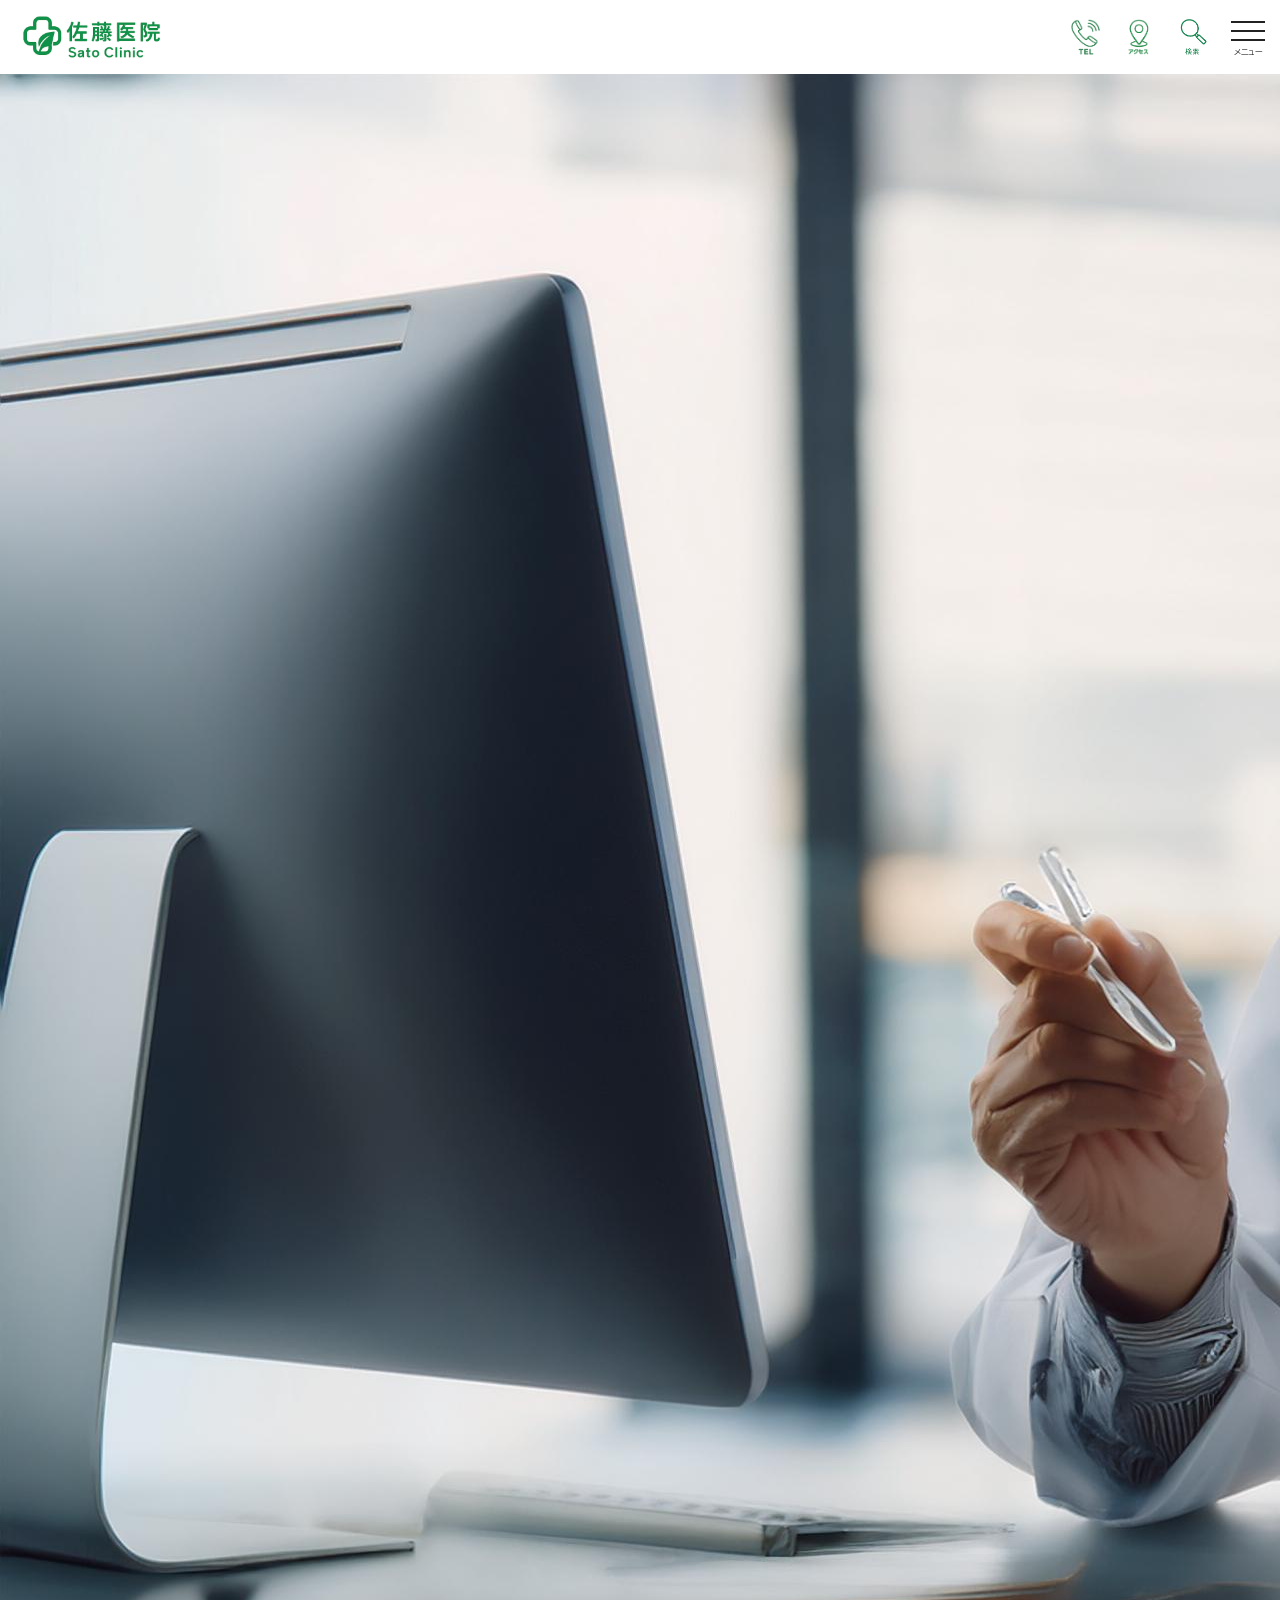
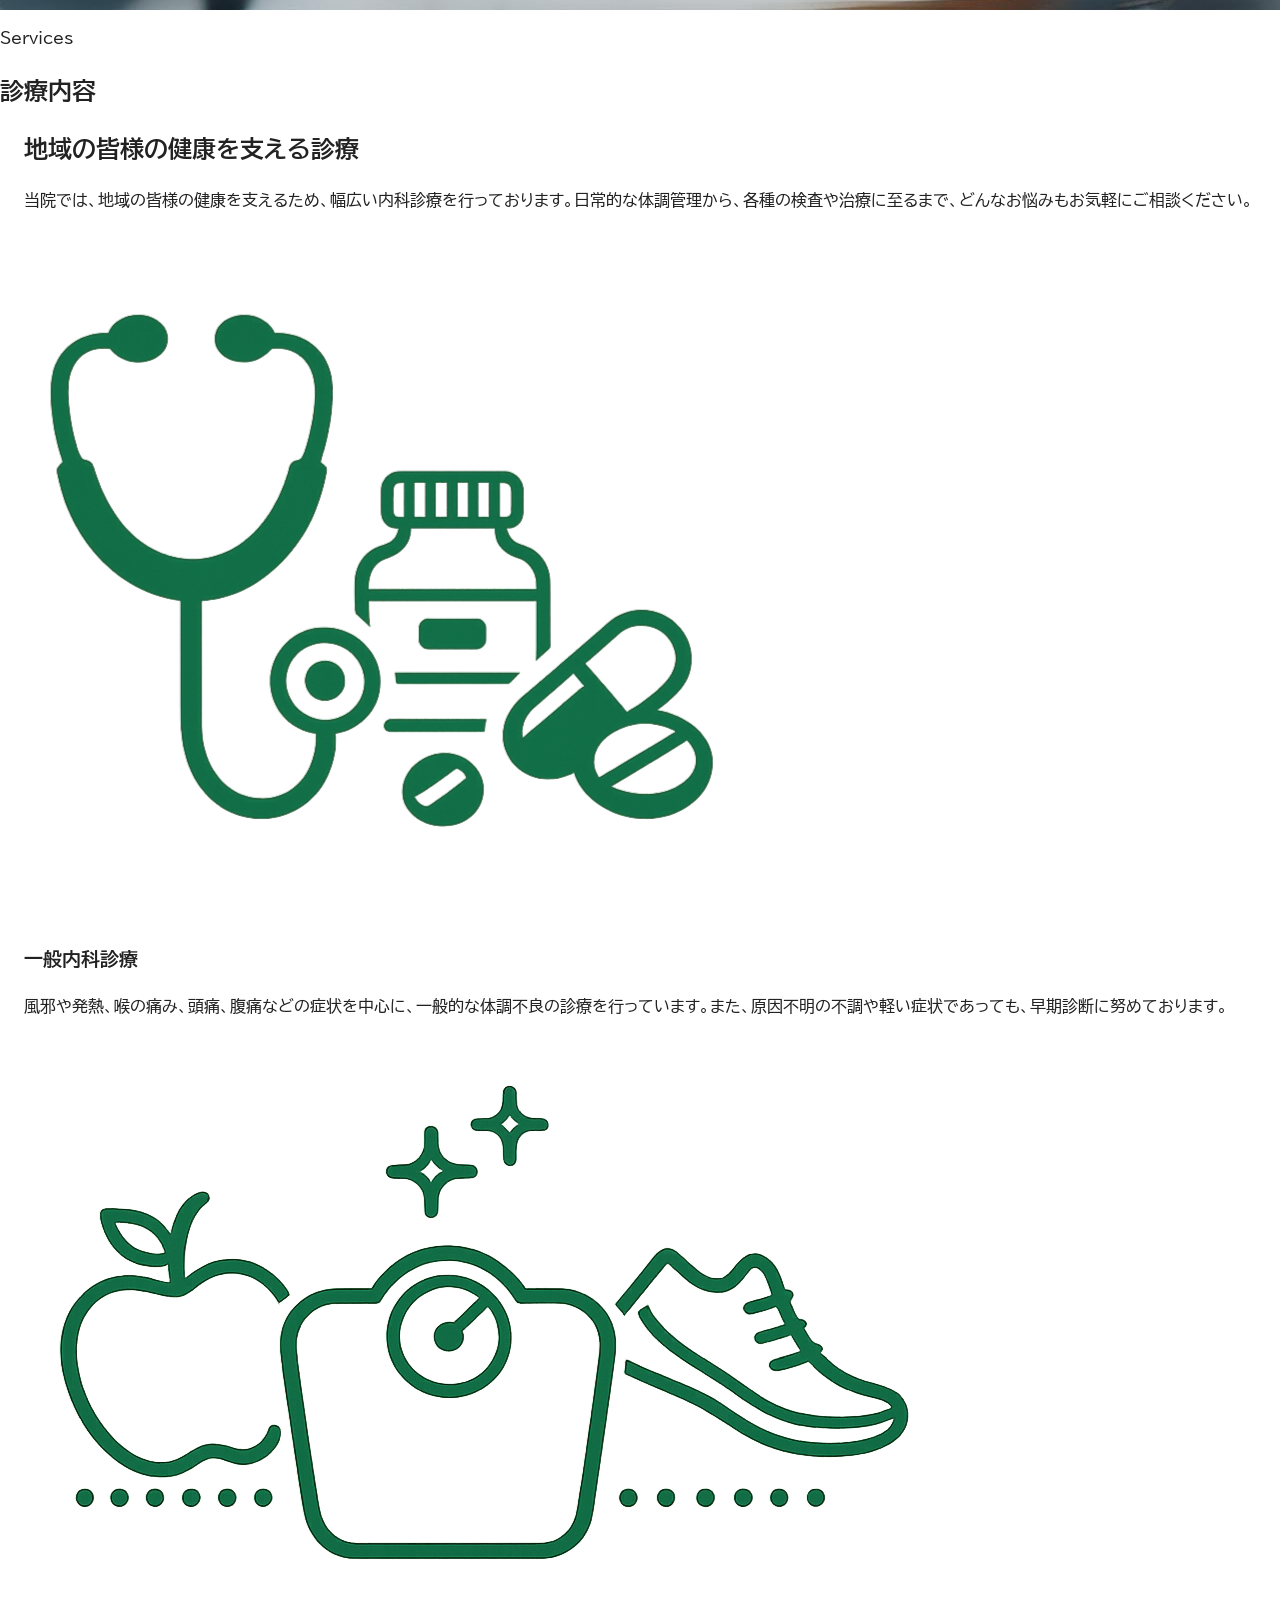
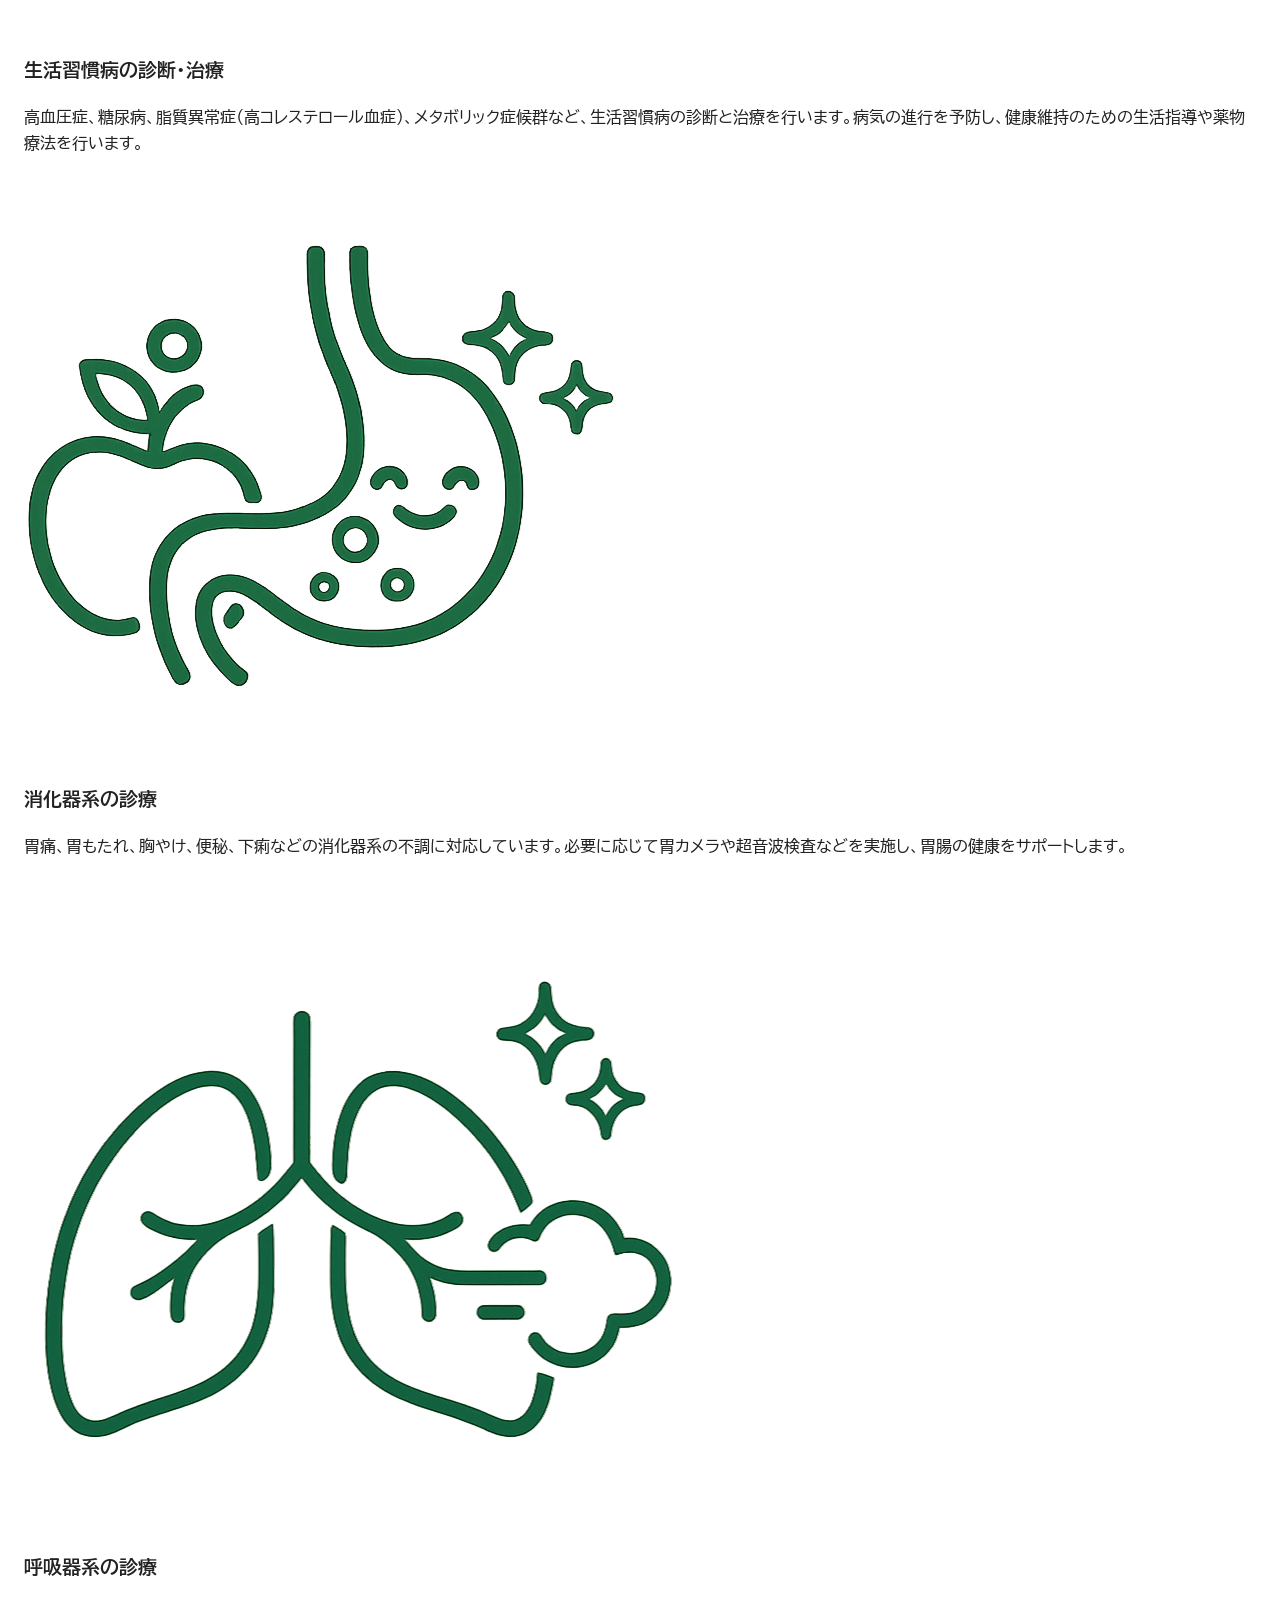
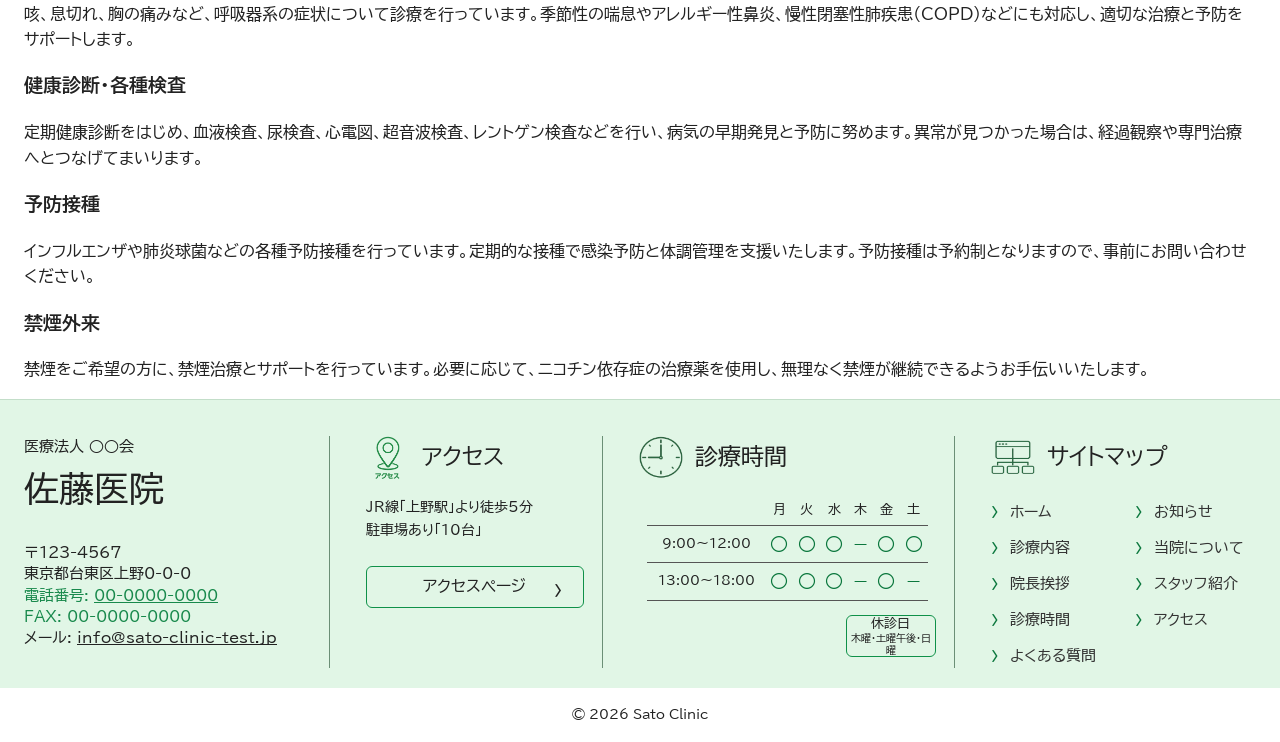
<file: services.html>
<!doctype html>
<html lang="ja">
<head>
  <meta charset="UTF-8">
  <meta name="viewport" content="width=device-width, initial-scale=1.0">
  <title>診療内容 | 佐藤医院</title>
  <meta name="description" content="佐藤医院の診療内容をご案内しています。">
  <link rel="preconnect" href="https://fonts.googleapis.com">
  <link rel="preconnect" href="https://fonts.gstatic.com" crossorigin>
  <link href="https://fonts.googleapis.com/css2?family=BIZ+UDPGothic&family=Sawarabi+Mincho&display=swap" rel="stylesheet">
  <link rel="stylesheet" href="./css/style.css?v=20260717-2">
</head>
<body>
  <a class="skip-link" href="#main-content">本文へ移動</a>
  <header class="site-header">
    <div class="header-inner">
      <a class="site-logo-link" href="index.html" aria-label="佐藤医院トップへ"><img class="site-logo" src="./assets/Logo/logo.png" alt="佐藤医院 Sato Clinic"></a>
      <nav class="utility-nav" aria-label="クイックメニュー">
        <a href="tel:0000000000" aria-label="電話 00-0000-0000"><span class="utility-icon"><img class="icon-default" src="./assets/icons/tel.png" alt="" aria-hidden="true"><img class="icon-hover" src="./assets/satoclinic-asset/tel-hover.png" alt="" aria-hidden="true"></span></a>
        <a href="hours-access.html#access" aria-label="アクセス"><span class="utility-icon"><img class="icon-default" src="./assets/icons/access.png" alt="" aria-hidden="true"><img class="icon-hover" src="./assets/satoclinic-asset/access-hover.png" alt="" aria-hidden="true"></span></a>
        <a href="news.html" aria-label="お知らせ"><span class="utility-icon"><img class="icon-default" src="./assets/icons/search.png" alt="" aria-hidden="true"><img class="icon-hover" src="./assets/satoclinic-asset/search-hover.png" alt="" aria-hidden="true"></span></a>
        <a href="#site-map" class="menu-button" aria-label="サイトマップへ移動"><i aria-hidden="true"></i><span>メニュー</span></a>
      </nav>
    </div>
  </header>

  <main id="main-content" class="subpage-main">
    <section class="subpage-hero">
      <img src="./assets/Medical_Image/medical_1.jpg" alt="診療イメージ">
      <div class="subpage-hero-copy"><p>Services</p><h1>診療内容</h1></div>
    </section>

    <section class="subpage-section container">
      <h2 class="subpage-heading">地域の皆様の健康を支える診療</h2>
      <p class="subpage-lead">当院では、地域の皆様の健康を支えるため、幅広い内科診療を行っております。日常的な体調管理から、各種の検査や治療に至るまで、どんなお悩みもお気軽にご相談ください。</p>
      <div class="subpage-grid">
        <article id="general-medicine" class="subpage-card service-card">
          <img src="./assets/icons/general.png" alt="" aria-hidden="true">
          <div><h3>一般内科診療</h3><p>風邪や発熱、喉の痛み、頭痛、腹痛などの症状を中心に、一般的な体調不良の診療を行っています。また、原因不明の不調や軽い症状であっても、早期診断に努めております。</p></div>
        </article>
        <article id="lifestyle-disease" class="subpage-card service-card">
          <img src="./assets/icons/lifestyle.png" alt="" aria-hidden="true">
          <div><h3>生活習慣病の診断・治療</h3><p>高血圧症、糖尿病、脂質異常症（高コレステロール血症）、メタボリック症候群など、生活習慣病の診断と治療を行います。病気の進行を予防し、健康維持のための生活指導や薬物療法を行います。</p></div>
        </article>
        <article id="gastroenterology" class="subpage-card service-card">
          <img src="./assets/icons/stomach.png" alt="" aria-hidden="true">
          <div><h3>消化器系の診療</h3><p>胃痛、胃もたれ、胸やけ、便秘、下痢などの消化器系の不調に対応しています。必要に応じて胃カメラや超音波検査などを実施し、胃腸の健康をサポートします。</p></div>
        </article>
        <article id="respiratory-medicine" class="subpage-card service-card">
          <img src="./assets/icons/lungs.png" alt="" aria-hidden="true">
          <div><h3>呼吸器系の診療</h3><p>咳、息切れ、胸の痛みなど、呼吸器系の症状について診療を行っています。季節性の喘息やアレルギー性鼻炎、慢性閉塞性肺疾患（COPD）などにも対応し、適切な治療と予防をサポートします。</p></div>
        </article>
        <article class="subpage-card">
          <h3>健康診断・各種検査</h3>
          <p>定期健康診断をはじめ、血液検査、尿検査、心電図、超音波検査、レントゲン検査などを行い、病気の早期発見と予防に努めます。異常が見つかった場合は、経過観察や専門治療へとつなげてまいります。</p>
        </article>
        <article class="subpage-card">
          <h3>予防接種</h3>
          <p>インフルエンザや肺炎球菌などの各種予防接種を行っています。定期的な接種で感染予防と体調管理を支援いたします。予防接種は予約制となりますので、事前にお問い合わせください。</p>
        </article>
        <article class="subpage-card subpage-card-wide">
          <h3>禁煙外来</h3>
          <p>禁煙をご希望の方に、禁煙治療とサポートを行っています。必要に応じて、ニコチン依存症の治療薬を使用し、無理なく禁煙が継続できるようお手伝いいたします。</p>
        </article>
      </div>
    </section>
  </main>

  <footer class="site-footer">
    <div class="container footer-grid">
      <section id="contact" class="clinic-info"><p>医療法人 ○○会</p><h2>佐藤医院</h2><p>〒123-4567<br>東京都台東区上野0-0-0<br><span>電話番号: <a href="tel:0000000000">00-0000-0000</a></span><br><span>FAX: 00-0000-0000</span><br>メール: <a href="mailto:info@sato-clinic-test.jp">info@sato-clinic-test.jp</a></p></section>
      <section class="footer-access"><h3><img src="./assets/icons/access.png" alt="" aria-hidden="true">アクセス</h3><p>JR線「上野駅」より徒歩5分<br>駐車場あり「10台」</p><a href="hours-access.html#access">アクセスページ<span>›</span></a></section>
      <section class="footer-hours"><h3><img src="./assets/icons/clock.png" alt="" aria-hidden="true">診療時間</h3><table><caption class="visually-hidden">フッターの診療時間一覧</caption><thead id="footer-hours-table-head"></thead><tbody id="footer-hours-table-body"></tbody></table><p class="holiday">休診日<br><small>木曜・土曜午後・日曜</small></p></section>
      <section id="site-map" class="sitemap"><h3><img src="./assets/icons/sitemap.png" alt="" aria-hidden="true">サイトマップ</h3><div class="sitemap-desktop"><a href="index.html">ホーム</a><a href="news.html">お知らせ</a><a href="services.html">診療内容</a><a href="about.html">当院について</a><a href="about.html#greeting">院長挨拶</a><a href="about.html#staff">スタッフ紹介</a><a href="hours-access.html#hours">診療時間</a><a href="hours-access.html#access">アクセス</a><a href="faq.html">よくある質問</a></div></section>
    </div>
    <p class="copyright">© 2026 Sato Clinic</p>
  </footer>
  <script src="./js/clinic-hours-data.js"></script>
  <script src="./js/clinic-hours.js"></script>
</body>
</html>
</file>
<file: css/style.css>
﻿:root {
  --color-green: #0f9149;
  --color-green-deep: #0b773d;
  --color-green-soft: #d8efdf;
  --color-green-pale: #e1f6e6;
  --color-green-bg: #e4f8e9;
  --color-text: #222;
  --color-border: #929b97;
  --color-border-strong: #555;
  --color-shadow: rgba(0, 0, 0, 0.25);
  --color-overlay: rgba(255, 255, 255, 0.96);
  --color-white: #fff;
  --color-tag-orange: #f0a012;
  --color-tag-gray: #68717a;
  --color-tag-green: #17ad5c;
  --color-tag-blue: #2f61df;

  --font-family-base: "BIZ UDPGothic", "Yu Gothic", "Hiragino Kaku Gothic ProN", sans-serif;

  --layout-container: 1280px;
  --layout-container-narrow: 1120px;
  --layout-header: 1432px;
  --layout-gutter: 24px;

  --radius-card: 17px;
  --radius-large: 39px;
  --radius-small: 7px;

  --motion-responsive-duration: 0.32s;
  --motion-responsive-ease: cubic-bezier(0.22, 1, 0.36, 1);
}

* {
  box-sizing: border-box;
}

html,
body {
  margin: 0;
  padding: 0;
}

html {
  scroll-behavior: smooth;
  scroll-padding-top: 82px;
}

body {
  background: var(--color-white);
  color: var(--color-text);
  font-family: var(--font-family-base);
  font-size: 16px;
  line-height: 1.6;
}

.scroll-fade {
  opacity: 0;
  transform: translateY(48px);
  transition: opacity 0.8s ease, transform 0.8s ease;
  will-change: opacity, transform;
}

.scroll-fade.is-visible {
  opacity: 1;
  transform: translateY(0);
}

img {
  display: block;
}

a {
  color: inherit;
}

a:focus-visible {
  outline: 2px solid var(--color-green-deep);
  outline-offset: 4px;
}

.container {
  width: min(var(--layout-container), calc(100% - (var(--layout-gutter) * 2)));
  margin: 0 auto;
}

.mobile-only,
.news-slider,
.hours-cards,
.staff-cards,
.sitemap-mobile {
  display: none !important;
}

.small-container {
  width: min(var(--layout-container-narrow), calc(100% - (var(--layout-gutter) * 2)));
}

.visually-hidden,
.section-label {
  position: absolute;
  width: 1px;
  height: 1px;
  padding: 0;
  margin: -1px;
  overflow: hidden;
  clip: rect(0, 0, 0, 0);
  white-space: nowrap;
  border: 0;
}

.skip-link {
  position: absolute;
  top: 16px;
  left: 16px;
  z-index: 1000;
  padding: 10px 14px;
  background: var(--color-green-deep);
  color: var(--color-white);
  text-decoration: none;
  transform: translateY(-200%);
}

.skip-link:focus {
  transform: translateY(0);
}

/* Header */

.site-header {
  position: sticky;
  top: 0;
  z-index: 100;
  height: auto;
  padding: 12px 0;
  background: var(--color-white);
}

.header-inner {
  position: relative;
  display: flex;
  align-items: center;
  justify-content: space-between;
  gap: 15px;
  width: calc(100% - 26px);
  max-width: var(--layout-header);
  height: 100%;
  margin: 0 auto;
}

.site-logo-link {
  display: inline-flex;
  flex: 0 0 auto;
  align-items: center;
  padding-top: 2px;
}

.site-logo {
  width: 160px;
  height: auto;
}

.utility-nav {
  display: flex;
  align-items: center;
  flex-wrap: nowrap;
  gap: 9px;
}

.header-search-form {
  position: relative;
  display: flex;
  align-items: center;
  min-width: 0;
}

.header-search-desktop {
  position: relative;
  display: block;
  flex: 0 0 44px;
  width: 44px;
  height: 38px;
}

.header-search-toggle {
  display: inline-flex;
  align-items: center;
  justify-content: center;
  width: 44px;
  height: 38px;
  padding: 0;
  border: 0;
  background: transparent;
  cursor: pointer;
}

.header-search-toggle:focus-visible {
  outline: 2px solid var(--color-green-deep);
  outline-offset: 4px;
}

.header-search-toggle .icon-hover {
  opacity: 0;
}

.header-search-toggle:hover .icon-default,
.header-search-toggle:focus-visible .icon-default {
  opacity: 0;
}

.header-search-toggle:hover .icon-hover,
.header-search-toggle:focus-visible .icon-hover {
  opacity: 1;
}

.header-search-popover {
  position: absolute;
  top: calc(100% + 8px);
  right: 0;
  z-index: 55;
  width: min(320px, calc(100vw - 24px));
}

.header-search-popover .header-search-input {
  padding-right: 12px;
}

.header-search-popover .header-search-button {
  display: none;
}

.header-search-input {
  width: 100%;
  min-width: 0;
  height: 38px;
  padding: 6px 42px 6px 12px;
  border: 1px solid #b8ccc0;
  border-radius: 6px;
  background: var(--color-white);
  color: var(--color-text);
  font: inherit;
  font-size: 14px;
  line-height: 1.4;
}

.header-search-input:focus {
  border-color: var(--color-green);
  outline: 2px solid rgba(15, 145, 73, 0.2);
  outline-offset: 1px;
}

.header-search-button {
  position: absolute;
  top: 3px;
  right: 3px;
  display: block;
  width: 32px;
  height: 32px;
  padding: 0;
  border: 0;
  background: transparent;
  cursor: pointer;
}

.header-search-button img {
  position: absolute;
  inset: 2px 3px;
  width: 26px;
  height: 28px;
  object-fit: contain;
  transition: opacity 0.2s ease;
}

.header-search-button .icon-hover {
  opacity: 0;
}

.header-search-button:hover .icon-default,
.header-search-button:focus-visible .icon-default {
  opacity: 0;
}

.header-search-button:hover .icon-hover,
.header-search-button:focus-visible .icon-hover {
  opacity: 1;
}

.header-search-suggestions {
  position: absolute;
  top: calc(100% + 6px);
  right: 0;
  left: 0;
  z-index: 60;
  display: grid;
  gap: 2px;
  max-height: 360px;
  overflow-y: auto;
  padding: 6px;
  border: 1px solid #c3dec9;
  border-radius: 6px;
  background: var(--color-white);
  box-shadow: 0 10px 24px rgba(0, 0, 0, 0.14);
}

.header-search-popover[hidden],
.header-search-suggestions[hidden],
.header-menu-search {
  display: none;
}

.header-search-suggestions a {
  display: block;
  padding: 9px 10px;
  border-radius: 4px;
  color: var(--color-text);
  font-size: 14px;
  line-height: 1.45;
  text-decoration: none;
}

.header-search-suggestions a:hover,
.header-search-suggestions a:focus-visible,
.header-search-suggestions a.is-active {
  background: var(--color-green-pale);
  color: var(--color-green-deep);
}

.utility-nav a {
  display: inline-flex;
  flex-direction: column;
  align-items: center;
  justify-content: center;
  flex: 0 0 auto;
  color: var(--color-green-deep);
  text-decoration: none;
  font-size: 10px;
  line-height: 1;
}

.utility-nav a:not(.menu-button),
.menu-button {
  width: 44px;
  height: 38px;
}

.utility-nav .header-search-suggestions a {
  display: block;
  width: auto;
  height: auto;
  flex: initial;
  flex-direction: initial;
  align-items: initial;
  justify-content: initial;
  color: var(--color-text);
  font-size: 14px;
  line-height: 1.45;
  text-decoration: none;
}

.menu-button {
  gap: 4px;
}

@media (min-width: 769px) {
  .menu-button {
    transform: translateX(3px);
  }
}

.utility-icon {
  position: relative;
  display: block;
  width: 36px;
  height: 38px;
}

.utility-nav img {
  width: 36px;
  height: 38px;
  object-fit: contain;
}

.utility-icon img {
  position: absolute;
  inset: 0;
  transition: opacity 0.2s ease;
}

.utility-icon .icon-hover {
  opacity: 0;
}

.utility-nav a:hover .utility-icon .icon-default,
.utility-nav a:focus-visible .utility-icon .icon-default {
  opacity: 0;
}

.utility-nav a:hover .utility-icon .icon-hover,
.utility-nav a:focus-visible .utility-icon .icon-hover {
  opacity: 1;
}

.menu-button i,
.menu-button i::before,
.menu-button i::after {
  display: block;
  width: 34px;
  height: 2px;
  background: var(--color-text);
}

.menu-button i {
  position: relative;
  margin: 9px 0;
}

.menu-button i::before,
.menu-button i::after {
  content: "";
  position: absolute;
  left: 0;
}

.menu-button i::before {
  top: -9px;
}

.menu-button i::after {
  top: 9px;
}

.menu-button span {
  color: var(--color-text);
  font-size: 8px;
  line-height: 1;
  transform: translateY(3px);
}

.menu-button[aria-expanded="true"] i {
  background: transparent;
}

.menu-button[aria-expanded="true"] i::before {
  top: 0;
  transform: rotate(45deg);
}

.menu-button[aria-expanded="true"] i::after {
  top: 0;
  transform: rotate(-45deg);
}

.header-menu-panel {
  position: absolute;
  top: calc(100% + 12px);
  right: 0;
  z-index: 40;
  width: min(340px, calc(100vw - 24px));
  padding: 12px;
  border: 1px solid #c3dec9;
  border-radius: 8px;
  background: var(--color-white);
  box-shadow: 0 12px 28px rgba(0, 0, 0, 0.16);
}

.header-menu-panel[hidden] {
  display: none;
}

.header-menu-links {
  display: grid;
  gap: 4px;
}

.header-menu-links a {
  display: flex;
  align-items: center;
  justify-content: space-between;
  min-height: 46px;
  padding: 10px 14px;
  border-radius: 6px;
  color: var(--color-text);
  font-size: 15px;
  line-height: 1.35;
  text-decoration: none;
}

.header-menu-links a::after {
  content: ">";
  color: var(--color-green-deep);
  font-size: 18px;
  line-height: 1;
}

.header-menu-links a:hover,
.header-menu-links a:focus-visible,
.header-menu-links a[aria-current="page"] {
  background: var(--color-green-pale);
  color: var(--color-green-deep);
}

/* Hero */

.hero {
  position: relative;
  height: 865px;
  overflow: hidden;
}

.hero > img {
  width: 100%;
  height: 100%;
  object-fit: cover;
  object-position: center 47%;
  -webkit-mask-image: linear-gradient(
    to bottom,
    #000 0%,
    #000 68%,
    rgba(0, 0, 0, 0.92) 78%,
    rgba(0, 0, 0, 0.58) 88%,
    rgba(0, 0, 0, 0.18) 96%,
    transparent 100%
  );
  mask-image: linear-gradient(
    to bottom,
    #000 0%,
    #000 68%,
    rgba(0, 0, 0, 0.92) 78%,
    rgba(0, 0, 0, 0.58) 88%,
    rgba(0, 0, 0, 0.18) 96%,
    transparent 100%
  );
}

.hero h1 {
  position: absolute;
  top: 74px;
  right: 108px;
  margin: 0;
  color: var(--color-white);
  font-size: 71px;
  font-weight: 400;
  letter-spacing: 0.18em;
  text-shadow: 0 2px 8px rgba(0, 0, 0, 0.45);
}

.hero-fade {
  position: absolute;
  right: 0;
  bottom: 0;
  left: 0;
  height: 140px;
  background:
    linear-gradient(
      to bottom,
      rgba(255, 255, 255, 0) 0%,
      rgba(255, 255, 255, 0.08) 58%,
      rgba(255, 255, 255, 0.42) 86%,
      var(--color-overlay) 100%
    );
  pointer-events: none;
}

/* Summary cards */

.summary-cards {
  display: grid;
  grid-template-columns: minmax(0, 1.6fr) minmax(320px, 470px);
  gap: 44px;
  position: relative;
  z-index: 2;
  margin-top: -128px;
}

.news-card,
.today-card {
  padding: 23px 40px;
  background: var(--color-white);
  border: 1px solid var(--color-border);
  border-radius: var(--radius-card);
  box-shadow: 0 4px 7px var(--color-shadow);
}

.news-card {
  display: flex;
  flex-direction: column;
  justify-content: space-between;
}

.news-card h2,
.today-card h2 {
  margin: 0 0 20px;
  font-size: 24px;
  font-weight: 500;
  text-align: center;
}

.news-card h2 {
  margin-bottom: 14px;
  line-height: 1.25;
}

.news-card h2 a,
.today-card h2 a,
.greeting-inner h2 a,
.staff-section > h2 a {
  color: inherit;
  text-decoration: none;
}

.news-card h2 a:hover,
.news-card h2 a:focus-visible,
.today-card h2 a:hover,
.today-card h2 a:focus-visible,
.greeting-inner h2 a:hover,
.greeting-inner h2 a:focus-visible,
.staff-section > h2 a:hover,
.staff-section > h2 a:focus-visible {
  text-decoration: underline;
  text-underline-offset: 0.18em;
}

.news-card ul {
  margin: 0;
  padding: 0;
  list-style: none;
  width: fit-content;
  margin-inline: auto;
  flex: 1;
  display: flex;
  flex-direction: column;
  justify-content: space-evenly;
}

.news-slider {
  width: 100%;
  min-width: 0;
  overflow-x: auto;
  padding-bottom: 8px;
  scroll-snap-type: x mandatory;
  -webkit-overflow-scrolling: touch;
}

.news-slider-track {
  display: grid;
  grid-auto-flow: column;
  grid-auto-columns: 100%;
  width: 100%;
  min-width: 100%;
  gap: 12px;
}

.news-slide {
  width: 100%;
  min-width: 0;
  min-height: 220px;
  padding: 20px 18px;
  border: 1px solid var(--color-border);
  border-radius: 14px;
  background: linear-gradient(180deg, #ffffff 0%, #f8fcf9 100%);
  scroll-snap-align: start;
}

.news-slide time {
  display: block;
  margin-bottom: 10px;
  color: #4b5d53;
  font-size: 14px;
}

.news-slide-tags {
  display: flex;
  flex-wrap: wrap;
  gap: 8px;
  margin-bottom: 14px;
}

.news-slide a {
  display: inline-block;
  margin-bottom: 10px;
  font-size: 18px;
  font-weight: 700;
  line-height: 1.5;
  text-decoration: none;
}

.news-slide p {
  margin: 0;
  color: #46564d;
  font-size: 14px;
  line-height: 1.7;
}

.news-card li {
  display: grid;
  grid-template-columns: 142px 84px minmax(0, 1fr);
  align-items: center;
  gap: 10px;
  margin: 0;
  font-size: 15px;
  line-height: 1.2;
  text-align: left;
}

.news-card li.news-item-double-tag {
  grid-template-columns: 142px 84px 84px minmax(0, 1fr);
}

.news-card a {
  color: var(--color-text);
  text-decoration: none;
}

.news-card a:hover,
.news-card a:focus-visible {
  text-decoration: underline;
  text-underline-offset: 0.18em;
}

.tag {
  display: block;
  padding: 3px;
  color: var(--color-white);
  font-size: 13px;
  line-height: 1;
  text-align: center;
}

.tag-orange {
  background: var(--color-tag-orange);
}

.tag-gray {
  background: var(--color-tag-gray);
}

.tag-green {
  background: var(--color-tag-green);
}

.tag-blue {
  background: var(--color-tag-blue);
}

.today-card {
  padding: 31px 38px;
  text-align: center;
}

.today-card h2 {
  display: flex;
  align-items: center;
  justify-content: center;
  margin-bottom: 16px;
  color: var(--color-text);
  font-size: 22px;
}

.today-card h2 a {
  display: flex;
  align-items: center;
  justify-content: center;
}

.today-card h2 img {
  width: 48px;
  height: 48px;
  margin-right: 12px;
  object-fit: contain;
}

.today-card strong {
  display: block;
  color: var(--color-green-deep);
  font-size: 24px;
  font-weight: 500;
  letter-spacing: 0;
  white-space: nowrap;
}

.today-card p {
  margin: 6px 0 24px;
  color: #0d7e42;
  font-size: 17px;
}

.today-card > a {
  display: flex;
  align-items: center;
  justify-content: center;
  position: relative;
  height: 42px;
  background: var(--color-green-soft);
  color: #246e47;
  font-size: 13px;
  letter-spacing: 0.18em;
  text-decoration: none;
  transition: background-color 0.2s ease, color 0.2s ease;
}

.today-card > a:hover,
.today-card > a:focus-visible {
  background: #246e47;
  color: #f3fff7;
}

.today-card > a span {
  display: flex;
  align-items: center;
  position: absolute;
  right: 18px;
  font-size: 28px;
  line-height: 1;
  top: 50%;
  transform: translateY(calc(-50% - 4px));
}

/* Departments */

.departments {
  display: grid;
  grid-template-columns: repeat(2, minmax(280px, 480px));
  justify-content: center;
  column-gap: 118px;
  row-gap: 68px;
  padding-top: 120px;
}

.department-card {
  display: flex;
  flex-direction: column;
  align-items: center;
  justify-content: center;
  height: 304px;
  background: var(--color-white);
  border: 3px solid var(--color-green-deep);
  border-radius: var(--radius-large);
  color: inherit;
  text-decoration: none;
  transition: background-color 0.25s ease, border-color 0.25s ease, box-shadow 0.25s ease;
}

.department-card img {
  display: block;
  max-width: 100%;
  width: 236px;
  height: 208px;
  object-fit: contain;
  transition: filter 0.25s ease;
}

.departments .department-icon-lifestyle {
  width: 264px;
  height: 228px;
}

.department-card h3 {
  margin: 8px 0 0;
  color: var(--color-green-deep);
  font-size: 37px;
  font-weight: 500;
  transition: color 0.25s ease;
}

.department-card:hover,
.department-card:focus-visible {
  background: var(--color-green-deep);
  border-color: var(--color-green-deep);
  box-shadow: 0 12px 24px rgba(11, 119, 61, 0.18);
}

.department-card:hover img,
.department-card:focus-visible img {
  filter: brightness(0) saturate(100%) invert(97%) sepia(27%) saturate(390%) hue-rotate(64deg) brightness(103%) contrast(98%);
}

.department-card:hover h3,
.department-card:focus-visible h3 {
  color: #f3fff7;
}

.more-link {
  grid-column: 2;
  justify-self: end;
  display: inline-flex;
  align-items: center;
  margin-top: -20px;
  margin-right: -5px;
  color: var(--color-text);
  font-size: 28px;
  text-decoration: none;
}

.more-link-text:hover,
.more-link:focus-visible .more-link-text {
  text-decoration: underline;
  text-underline-offset: 0.16em;
}

.more-link span {
  margin-left: 16px;
  color: var(--color-green);
  font-size: 42px;
  vertical-align: -4px;
}

.section-more-link {
  display: flex;
  align-items: center;
  justify-content: flex-end;
  width: 100%;
  margin-top: 28px;
  color: var(--color-text);
  font-size: 24px;
  text-decoration: none;
}

.section-more-link:focus-visible .more-link-text,
.section-more-link:hover .more-link-text {
  text-decoration: underline;
  text-underline-offset: 0.16em;
}

.section-more-link > span:last-child {
  margin-left: 12px;
  color: var(--color-green);
  font-size: 36px;
  vertical-align: -4px;
}

.access-section > .section-more-link {
  margin-top: 8px;
  padding-right: 16px;
}

.about-copy .section-more-link {
  padding-right: 16px;
  font-size: 24px;
}

.about-copy .section-more-link > span:last-child {
  margin-left: 12px;
  font-size: 36px;
}

.departments .more-link {
  font-size: 24px;
}

.departments .more-link .more-link-text {
  color: var(--color-text);
  font-size: 24px;
}

.departments .more-link > span:last-child {
  margin-left: 12px;
  font-size: 36px;
}

/* Image rows */

.photo-row {
  display: grid;
  grid-template-columns: 1fr 1fr 1fr;
  gap: 12px;
  margin-top: 120px;
  padding: 0 6px;
}

.photo-row img {
  width: 100%;
  aspect-ratio: 3 / 2;
  border-radius: 5px;
  object-fit: cover;
}

.feature-image {
  height: clamp(440px, 42vw, 600px);
  margin: 0;
}

.feature-image img {
  display: block;
  width: 100%;
  height: 100%;
  object-fit: cover;
  object-position: 50% 18%;
}

/* Hours */

.hours-section {
  padding: 120px 0;
}

.hours-section h2 {
  margin: 0 0 34px;
  font-size: 40px;
  font-weight: 500;
}

.hours-section table {
  width: 100%;
  border-collapse: collapse;
}

.hours-section th,
.hours-section td {
  height: 63px;
  border-bottom: 2px solid var(--color-border-strong);
  font-size: 19px;
  font-weight: 400;
  text-align: center;
}

.hours-section thead th {
  height: 47px;
}

.hours-section tbody th {
  width: 95px;
  text-align: left;
}

.hours-section tbody td:nth-child(2) {
  width: 220px;
  text-align: left;
}

.hours-section tbody td:nth-child(n + 3) {
  color: var(--color-green-deep);
  font-size: 27px;
}

.hours-section p {
  margin: 31px 0 0;
  font-size: 14px;
  line-height: 1.75;
}

.hours-cards {
  display: grid;
  gap: 16px;
}

.hours-card {
  padding: 18px;
  border: 1px solid #afcbb8;
  border-radius: 16px;
  background: #f7fcf8;
}

.hours-card h3 {
  margin: 0 0 10px;
  color: var(--color-green-deep);
  font-size: 20px;
}

.hours-card p {
  margin: 0 0 8px;
  font-size: 14px;
}

/* About */

.about-section {
  display: grid;
  grid-template-columns: minmax(0, 1fr) 585px;
  align-items: center;
  gap: 88px;
  padding: 120px 70px;
}

.feature-image + .about-section {
  padding-top: 80px;
}

.about-copy h2 {
  margin: 0 0 70px;
  font-size: 44px;
  font-weight: 500;
}

.about-copy p {
  margin: 0 0 45px;
  font-size: 17px;
  line-height: 2.25;
}

.about-section > img {
  width: 585px;
  height: 406px;
  border-radius: 6px;
  object-fit: cover;
}

/* Greeting */

.greeting-section {
  background: var(--color-green-bg);
}

.greeting-inner {
  display: grid;
  grid-template-columns: 500px minmax(0, 1fr);
  gap: 140px;
  padding: 120px 72px;
}

.greeting-inner > img {
  width: 500px;
  height: 705px;
  border-radius: var(--radius-small);
  object-fit: cover;
  object-position: 80% center;
}

.greeting-inner h2 {
  margin: 0 0 27px;
  font-size: 43px;
  font-weight: 500;
}

.greeting-inner p {
  margin: 0 0 24px;
  font-size: 16px;
  line-height: 1.72;
}

.signature {
  padding-top: 14px;
  text-align: right;
}

.signature-text {
  display: inline-block;
  font-size: 1.3rem;
  letter-spacing: 0.08em;
  line-height: 1.4;
  font-family: "Sawarabi Mincho", "Hiragino Mincho ProN", "Yu Mincho", serif;
}

/* Staff */

.staff-section {
  padding: 120px 70px;
}

.staff-section > h2 {
  margin: 0 0 34px;
  color: #0db05b;
  font-size: 44px;
  font-weight: 500;
  text-align: center;
}

.staff-intro {
  margin: 0 0 110px;
  font-size: 17px;
  line-height: 2.05;
  text-align: center;
}

.staff-row {
  display: grid;
  grid-template-columns: minmax(0, 1fr) 470px;
  align-items: center;
  gap: 90px;
  margin: 0 0 140px;
}

.staff-row:last-child {
  margin-bottom: 0;
}

.staff-row.image-left {
  grid-template-columns: 470px minmax(0, 1fr);
}

.staff-row img {
  width: 470px;
  height: 310px;
  border-radius: var(--radius-small);
  object-fit: cover;
}

.staff-photo-suzuki {
  object-position: 64% center;
}

.staff-photo-yamamoto {
  object-position: 10% center;
}

.staff-row h3 {
  margin: 0 0 30px;
  font-size: 24px;
  font-weight: 600;
}

.staff-row ul {
  margin: 0;
  padding-left: 28px;
}

.staff-row li {
  margin: 9px 0;
  font-size: 17px;
  line-height: 1.78;
}

.staff-cards {
  display: grid;
  gap: 18px;
}

.staff-card {
  border: 1px solid #bfd7c6;
  border-radius: 18px;
  background: #fff;
  overflow: hidden;
}

.staff-card summary {
  display: grid;
  gap: 6px;
  padding: 18px 20px;
  cursor: pointer;
  list-style: none;
}

.staff-card summary::-webkit-details-marker {
  display: none;
}

.staff-card summary span:first-child {
  font-size: 19px;
  font-weight: 700;
}

.staff-card summary span:last-child {
  color: #456353;
  font-size: 14px;
}

.staff-card img {
  width: 100%;
  height: 220px;
  object-fit: cover;
}

.staff-card p {
  margin: 0;
  padding: 0 20px 16px;
  font-size: 15px;
  line-height: 1.75;
}

.staff-card p:first-of-type {
  padding-top: 18px;
}

/* Access */

.access-section {
  padding: 0 36px 120px;
}

.access-section h2 {
  margin: 0 0 64px;
  font-size: 46px;
  font-weight: 500;
  text-align: center;
}

.access-grid {
  display: grid;
  grid-template-columns: 600px minmax(0, 1fr);
  align-items: start;
  gap: 92px;
}

.access-grid > .access-map {
  width: 600px;
  height: 610px;
  object-fit: cover;
  border: 0;
}

.access-grid p {
  margin: 48px 0 0;
  font-size: 25px;
  line-height: 1.65;
}

.access-grid p + p {
  margin-top: 23px;
}

.access-grid .access-note {
  margin-top: 74px;
  font-size: 21px;
}

/* Footer */

.site-footer {
  background: var(--color-green-pale);
  border-top: 1px solid #c3dec9;
}

.footer-grid {
  display: grid;
  grid-template-columns: 1.12fr 0.92fr 1.28fr 1.12fr;
  gap: 24px;
  min-height: 0;
  padding: 36px 0 20px;
}

.footer-grid section {
  padding: 0 26px;
  border-right: 1px solid #6b8f76;
}

.footer-grid section:first-child {
  padding-left: 0;
}

.footer-grid section:last-child {
  padding-right: 0;
  border-right: none;
}

.clinic-info > p:first-child {
  margin: 0 0 4px;
  font-size: 15px;
}

.clinic-info h2 {
  margin: 0 0 25px;
  font-size: 35px;
  font-weight: 500;
}

.clinic-info p {
  margin: 0;
  font-size: 15px;
  line-height: 1.42;
}

.clinic-info span {
  color: #18894c;
}

.footer-grid h3 {
  display: flex;
  align-items: center;
  margin: 0 0 16px;
  font-size: 23px;
  font-weight: 500;
}

.footer-grid h3 img {
  width: 44px;
  height: 44px;
  margin-right: 12px;
  object-fit: contain;
}

.footer-access p {
  margin: 0 0 24px;
  font-size: 14px;
  line-height: 1.65;
}

.footer-access a {
  display: flex;
  align-items: center;
  justify-content: center;
  position: relative;
  height: 42px;
  border: 1px solid var(--color-green);
  border-radius: 6px;
  color: var(--color-text);
  text-decoration: none;
  transition: background-color 0.2s ease, color 0.2s ease;
}

.footer-access a span {
  position: absolute;
  right: 20px;
  font-size: 28px;
}

.footer-hours table {
  width: calc(100% - 16px);
  margin-right: auto;
  margin-left: auto;
  border-collapse: collapse;
  font-size: 13px;
}

.footer-hours thead th {
  font-weight: 500;
}

.footer-hours th,
.footer-hours td {
  padding: 4px 3px;
  border-bottom: 1px solid var(--color-border-strong);
  font-weight: 400;
  text-align: center;
}

.footer-hours tbody td {
  color: var(--color-green-deep);
  font-size: 18px;
}

.holiday {
  width: 90px;
  margin: 14px 0 0 auto;
  border: 1px solid var(--color-green);
  border-radius: 6px;
  font-size: 13px;
  line-height: 1.2;
  text-align: center;
}

.holiday small {
  display: block;
  font-size: 10px;
  white-space: normal;
  overflow-wrap: anywhere;
}

.sitemap > div {
  display: grid;
  grid-template-columns: 1fr 1fr;
  gap: 8px 24px;
}

.sitemap-mobile summary {
  display: inline-flex;
  align-items: center;
  justify-content: space-between;
  width: 100%;
  padding: 12px 16px;
  border: 1px solid var(--color-green);
  border-radius: 8px;
  cursor: pointer;
  list-style: none;
  color: var(--color-text);
  font-size: 15px;
  transition: background-color 0.2s ease, color 0.2s ease;
}

.site-footer .footer-access a:hover,
.site-footer .sitemap-mobile summary:hover {
  background: var(--color-green);
  color: var(--color-green-pale);
}

.sitemap-mobile summary::-webkit-details-marker {
  display: none;
}

.sitemap-mobile summary::after {
  content: "+";
  font-size: 20px;
  line-height: 1;
}

.sitemap-mobile[open] summary::after {
  content: "-";
}

.sitemap-mobile > div {
  display: grid;
  gap: 14px;
  padding-top: 16px;
}

.sitemap a {
  color: #333;
  font-size: 15px;
  text-decoration: none;
}

.sitemap a::before {
  content: "›";
  margin-right: 11px;
  color: var(--color-green-deep);
  font-size: 26px;
  line-height: 1;
  vertical-align: -2px;
}

.copyright {
  height: 54px;
  margin: 0;
  background: var(--color-white);
  font-size: 13px;
  line-height: 54px;
  text-align: center;
}

@media (min-width: 1201px) and (max-width: 1368px) {
  .hero {
    height: 760px;
  }

  .hero h1 {
    top: 64px;
    right: 64px;
    font-size: 60px;
    letter-spacing: 0.12em;
  }

  .summary-cards {
    grid-template-columns: minmax(0, 1.45fr) minmax(320px, 430px);
    gap: 36px;
    margin-top: -108px;
  }

  .news-card,
  .today-card {
    padding-right: 32px;
    padding-left: 32px;
  }

  .departments {
    column-gap: 64px;
    row-gap: 48px;
    padding-top: 112px;
  }

  .department-card {
    height: 276px;
  }

  .department-card img {
    width: 210px;
    height: 184px;
  }

  .departments .department-icon-lifestyle {
    width: 236px;
    height: 204px;
  }

  .department-card h3 {
    font-size: 34px;
  }

  .photo-row {
    margin-top: 112px;
  }

  .hours-section {
    padding: 112px 0;
  }

  .about-section {
    grid-template-columns: minmax(0, 1fr) minmax(440px, 520px);
    gap: 56px;
    padding: 112px 48px;
  }

  .feature-image + .about-section {
    padding-top: 72px;
  }

  .about-copy h2 {
    margin-bottom: 48px;
    font-size: 40px;
  }

  .about-copy p {
    margin-bottom: 30px;
    line-height: 2;
  }

  .about-section > img {
    width: 100%;
    height: 360px;
  }

  .greeting-inner {
    grid-template-columns: minmax(380px, 440px) minmax(0, 1fr);
    gap: 60px;
    padding: 112px 48px;
  }

  .greeting-inner > img {
    width: 100%;
    height: 620px;
  }

  .staff-section {
    padding: 112px 48px;
  }

  .staff-intro {
    margin-bottom: 84px;
  }

  .staff-row {
    grid-template-columns: minmax(0, 1fr) minmax(360px, 420px);
    gap: 48px;
    margin-bottom: 104px;
  }

  .staff-row.image-left {
    grid-template-columns: minmax(360px, 420px) minmax(0, 1fr);
    gap: 48px;
    margin-bottom: 104px;
  }

  .staff-row img {
    width: 100%;
    height: 280px;
  }

  .access-section {
    padding: 0 28px 112px;
  }

  .access-section h2 {
    margin-bottom: 72px;
    font-size: 42px;
  }

  .access-grid {
    grid-template-columns: minmax(440px, 520px) minmax(0, 1fr);
    gap: 56px;
  }

  .access-grid > .access-map {
    width: 100%;
    height: 520px;
  }

  .access-grid p {
    margin-top: 52px;
    font-size: 21px;
  }

  .access-grid .access-note {
    margin-top: 52px;
    font-size: 18px;
  }

  .footer-grid {
    grid-template-columns: 1.08fr 0.9fr 1.18fr 1fr;
    gap: 18px;
  }

  .footer-grid section {
    padding-right: 18px;
    padding-left: 18px;
  }
}

@media (min-width: 769px) and (max-width: 1200px) {
  :root {
    --tablet-section-space: 96px;
    --tablet-heading-large: clamp(2.125rem, 3.4vw, 2.35rem);
    --tablet-heading-medium: clamp(2rem, 3.1vw, 2.2rem);
  }

  .summary-cards {
    grid-template-columns: minmax(0, 1.2fr) minmax(280px, 0.9fr);
    gap: 28px;
    margin-top: 48px;
  }

  .departments {
    grid-template-columns: repeat(2, minmax(240px, 1fr));
    column-gap: 32px;
    row-gap: 28px;
    padding-top: var(--tablet-section-space);
  }

  .department-card {
    height: 240px;
  }

  .department-card img {
    width: 180px;
    height: 156px;
  }

  .departments .department-icon-lifestyle {
    width: 204px;
    height: 176px;
  }

  .department-card h3 {
    font-size: 30px;
  }

  .more-link {
    grid-column: 2;
    justify-self: end;
    margin-top: 0;
    margin-right: 0;
    font-size: 24px;
  }

  .more-link .more-link-text {
    font-size: 24px;
  }

  .more-link > span:last-child {
    margin-left: 12px;
    font-size: 36px;
  }

  .section-more-link {
    margin-top: 24px;
    font-size: 20px;
  }

  .section-more-link > span:last-child {
    margin-left: 10px;
    font-size: 30px;
  }

  .about-copy .section-more-link {
    font-size: 20px;
  }

  .about-copy .section-more-link > span:last-child {
    margin-left: 10px;
    font-size: 30px;
  }

  .departments .more-link {
    font-size: 20px;
  }

  .departments .more-link .more-link-text {
    font-size: 20px;
  }

  .departments .more-link > span:last-child {
    margin-left: 10px;
    font-size: 30px;
  }

  .photo-row {
    margin-top: var(--tablet-section-space);
  }

  .hours-section {
    padding: var(--tablet-section-space) 0;
  }

  .hours-section h2 {
    font-size: var(--tablet-heading-medium);
  }

  .feature-image {
    height: clamp(404px, 42vw, 504px);
  }

  .today-card strong {
    white-space: normal;
    font-size: 22px;
    line-height: 1.45;
  }

  .today-card p {
    font-size: 15px;
  }

  .about-section {
    grid-template-columns: minmax(0, 1fr) minmax(300px, 380px);
    gap: 32px;
    padding: var(--tablet-section-space) 20px;
  }

  .feature-image + .about-section {
    padding-top: calc(var(--tablet-section-space) * 0.72);
  }

  .about-section > img {
    width: 100%;
    max-width: 380px;
    height: 320px;
  }

  .about-copy h2 {
    margin-bottom: 36px;
    font-size: var(--tablet-heading-large);
  }

  .about-copy p {
    margin-bottom: 24px;
    font-size: 16px;
    line-height: 1.9;
  }

  .greeting-inner {
    grid-template-columns: minmax(280px, 360px) minmax(0, 1fr);
    gap: 40px;
    padding: var(--tablet-section-space) 24px;
  }

  .greeting-inner > img {
    width: 100%;
    max-width: 360px;
    height: 520px;
  }

  .greeting-inner h2 {
    font-size: var(--tablet-heading-large);
  }

  .staff-section {
    padding: var(--tablet-section-space) 20px;
  }

  .staff-intro {
    margin-bottom: 64px;
  }

  .staff-row,
  .staff-row.image-left {
    grid-template-columns: 1fr;
    gap: 28px;
    margin-bottom: 84px;
  }

  .staff-row.image-left img {
    order: 0;
  }

  .staff-row.image-left > div {
    order: -1;
  }

  .staff-row img {
    width: min(100%, 760px);
    height: auto;
    justify-self: center;
  }

  .staff-row h3 {
    margin-bottom: 18px;
    font-size: 22px;
  }

  .staff-row li {
    font-size: 16px;
    line-height: 1.7;
  }

  .access-section {
    padding: 0 20px var(--tablet-section-space);
  }

  .access-section h2 {
    margin-bottom: 56px;
    font-size: 40px;
  }

  .access-grid {
    grid-template-columns: minmax(320px, 420px) minmax(0, 1fr);
    gap: 36px;
  }

  .access-grid > .access-map {
    width: 100%;
    max-width: 420px;
    height: 420px;
  }

  .access-grid p {
    margin-top: 28px;
    font-size: 20px;
  }

  .access-grid .access-note {
    margin-top: 40px;
    font-size: 18px;
  }

  .footer-grid {
    grid-template-columns: repeat(2, minmax(0, 1fr));
    gap: 28px 32px;
    padding: 36px 0 28px;
  }

  .footer-grid section {
    padding: 0 0 20px;
    border-right: none;
    border-bottom: 1px solid #6b8f76;
  }

  .footer-grid section:nth-child(3),
  .footer-grid section:nth-child(4) {
    padding-bottom: 0;
  }

  .footer-grid section:nth-child(even) {
    padding-left: 12px;
  }

  .footer-grid section:nth-child(odd) {
    padding-right: 12px;
  }

  .footer-grid section:last-child,
  .footer-grid section:nth-last-child(2) {
    border-bottom: none;
  }
}

@media (min-width: 769px) and (max-width: 960px) {
  :root {
    --tablet-section-space: 72px;
  }

  .summary-cards,
  .about-section,
  .greeting-inner,
  .staff-row,
  .staff-row.image-left,
  .access-grid,
  .footer-grid {
    grid-template-columns: 1fr;
  }

  .summary-cards {
    gap: 20px;
  }

  .departments {
    grid-template-columns: repeat(2, minmax(220px, 1fr));
    gap: 24px;
    padding-top: var(--tablet-section-space);
  }

  .department-card {
    height: 220px;
  }

  .department-card h3 {
    font-size: 26px;
  }

  .more-link {
    grid-column: 2;
    justify-self: end;
    margin-top: -8px;
    margin-right: 0;
    font-size: 22px;
  }

  .more-link .more-link-text {
    font-size: 22px;
  }

  .more-link > span:last-child {
    margin-left: 10px;
    font-size: 32px;
  }

  .photo-row {
    margin-top: var(--tablet-section-space);
  }

  .hours-section {
    padding: var(--tablet-section-space) 0;
  }

  .feature-image {
    height: clamp(340px, 42vw, 404px);
  }

  .about-section,
  .greeting-inner,
  .staff-section {
    padding-top: var(--tablet-section-space);
    padding-bottom: var(--tablet-section-space);
  }

  .about-section {
    gap: 28px;
  }

  .feature-image + .about-section {
    padding-top: calc(var(--tablet-section-space) * 0.68);
  }

  .about-section > img,
  .greeting-inner > img,
  .staff-row img,
  .access-grid > .access-map {
    width: 100%;
    max-width: 100%;
  }

  .greeting-inner > img {
    height: 420px;
  }

  .staff-intro {
    margin-bottom: 44px;
  }

  .staff-row,
  .staff-row.image-left {
    gap: 24px;
    margin-bottom: 56px;
  }

  .staff-row.image-left > div {
    order: -1;
  }

  .staff-row.image-left img {
    order: 0;
  }

  .staff-row h3 {
    margin-bottom: 16px;
  }

  .access-section {
    padding-bottom: var(--tablet-section-space);
  }

  .access-section h2 {
    margin-bottom: 40px;
  }

  .access-grid {
    gap: 24px;
  }

  .access-grid > .access-map {
    height: 360px;
  }

  .access-grid p {
    margin-top: 0;
    font-size: 18px;
  }

  .access-grid p + p {
    margin-top: 16px;
  }

  .access-grid .access-note {
    margin-top: 28px;
    font-size: 16px;
  }

  .footer-grid {
    gap: 20px;
  }

  .footer-grid section {
    padding-left: 0;
    padding-right: 0;
    padding-bottom: 18px;
  }

  .footer-grid section:nth-last-child(2) {
    border-bottom: 1px solid #6b8f76;
  }
}

@media (max-width: 768px) {
  :root {
    --layout-gutter: 16px;
    --mobile-section-space: clamp(3.5rem, 10vw, 4.5rem);
    --mobile-heading-large: clamp(2rem, 5.8vw, 2.35rem);
    --mobile-heading-medium: clamp(1.85rem, 5.2vw, 2.2rem);
    --mobile-heading-compact: clamp(1.9rem, 5.7vw, 2.35rem);
    --mobile-body: clamp(1rem, 2.8vw, 1.0625rem);
  }

  html {
    scroll-padding-top: 72px;
  }

  .site-header {
    height: auto;
    padding: 10px 0;
  }

  .header-inner {
    gap: 12px;
    width: calc(100% - 20px);
  }

  .site-logo {
    width: 120px;
  }

  .utility-nav {
    flex-wrap: nowrap;
    gap: 6px;
  }

  .utility-nav a {
    font-size: 9px;
  }

  .utility-nav a:not(.menu-button),
  .menu-button {
    width: 38px;
    height: 32px;
  }

  .utility-icon {
    width: 30px;
    height: 32px;
  }

  .utility-nav img {
    width: 30px;
    height: 32px;
  }

  .header-search-desktop {
    display: none;
  }

  .header-menu-search {
    display: flex;
    width: 100%;
    margin-bottom: 8px;
  }

  .header-menu-search .header-search-input {
    height: 42px;
    font-size: 15px;
  }

  .header-menu-search .header-search-button {
    top: 4px;
    right: 4px;
    width: 34px;
    height: 34px;
  }

  .menu-button {
    width: 38px;
    gap: 3px;
  }

  .menu-button i,
  .menu-button i::before,
  .menu-button i::after {
    width: 28px;
    height: 2px;
  }

  .menu-button i {
    margin: 7px 0;
  }

  .menu-button span {
    font-size: 7px;
    transform: translateY(2px);
  }

  .menu-button i::before {
    top: -7px;
  }

  .menu-button i::after {
    top: 7px;
  }

  .hero {
    height: 62vh;
    min-height: 420px;
  }

  .hero h1 {
    top: 40px;
    right: 24px;
    left: 24px;
    font-size: clamp(2rem, 8vw, 3.5rem);
    letter-spacing: 0.08em;
  }

  .summary-cards,
  .photo-row {
    grid-template-columns: 1fr;
  }

  .summary-cards {
    gap: 20px;
    width: calc(100% - 24px);
    margin-top: 24px;
  }

  .about-section,
  .greeting-inner,
  .access-grid,
  .footer-grid {
    grid-template-columns: 1fr;
  }

  .departments {
    grid-template-columns: repeat(2, minmax(0, 1fr));
    gap: 12px;
    padding-top: var(--mobile-section-space);
  }

  .department-card {
    height: auto;
    min-height: 160px;
    border-radius: 24px;
    padding: 18px 10px;
  }

  .department-card img {
    width: min(108px, 32vw);
    height: 92px;
  }

  .departments .department-icon-lifestyle {
    width: min(120px, 36vw);
    height: 100px;
  }

  .department-card h3 {
    font-size: clamp(1rem, 4.6vw, 1.375rem);
  }

  .more-link {
    grid-column: 2;
    justify-self: end;
    margin: -4px 0 0;
    font-size: 16px;
  }

  .more-link .more-link-text {
    font-size: 16px;
  }

  .more-link > span:last-child {
    margin-left: 6px;
    font-size: 24px;
  }

  .section-more-link {
    margin-top: 20px;
    font-size: 16px;
  }

  .section-more-link > span:last-child {
    margin-left: 6px;
    font-size: 24px;
  }

  .about-copy .section-more-link {
    font-size: 16px;
  }

  .about-copy .section-more-link > span:last-child {
    margin-left: 6px;
    font-size: 24px;
  }

  .departments .more-link {
    font-size: 16px;
  }

  .departments .more-link .more-link-text {
    font-size: 16px;
  }

  .departments .more-link > span:last-child {
    margin-left: 6px;
    font-size: 24px;
  }

  .news-list-desktop,
  .desktop-staff,
  .sitemap-desktop {
    display: none !important;
  }

  .news-slider,
  .staff-cards {
    display: grid !important;
  }

  .sitemap-mobile {
    display: block !important;
  }

  .news-card,
  .today-card,
  .hours-section,
  .about-section,
  .greeting-inner,
  .staff-section,
  .access-section {
    padding-top: 32px;
    padding-bottom: 32px;
  }

  .hours-section,
  .about-section,
  .greeting-inner,
  .staff-section,
  .access-section {
    padding-right: 0;
    padding-left: 0;
  }

  .summary-cards,
  .departments,
  .hours-section,
  .about-section,
  .greeting-inner,
  .staff-section,
  .access-section,
  .footer-grid {
    width: min(100%, calc(100% - 24px));
    margin-right: auto;
    margin-left: auto;
  }

  .news-card,
  .today-card {
    width: 100%;
    min-width: 0;
    padding: 24px;
  }

  .news-card h2,
  .today-card h2 {
    font-size: clamp(1.25rem, 4.8vw, 1.375rem);
  }

  .today-card strong {
    white-space: normal;
    font-size: 22px;
    line-height: 1.5;
  }

  .today-card p {
    font-size: 15px;
    line-height: 1.65;
  }

  .today-card > a {
    padding: 0 36px 0 16px;
    text-align: center;
    letter-spacing: 0.08em;
  }

  .news-slide {
    min-height: unset;
    padding: 18px 16px;
  }

  .news-slide a {
    font-size: 16px;
  }

  .hours-section th,
  .hours-section td {
    height: 44px;
    padding: 0 2px;
    border-bottom-width: 1px;
    font-size: clamp(0.68rem, 2.7vw, 0.85rem);
    line-height: 1.25;
  }

  .hours-section table {
    table-layout: fixed;
  }

  .hours-section thead th {
    height: 36px;
  }

  .hours-section thead th:first-child {
    width: 2.6rem;
  }

  .hours-section thead th:nth-child(2) {
    width: 6rem;
  }

  .hours-section tbody th,
  .hours-section tbody td:nth-child(2) {
    width: auto;
    text-align: center;
  }

  .hours-section tbody td:nth-child(2) {
    white-space: nowrap;
  }

  .hours-section tbody td:nth-child(n + 3) {
    font-size: clamp(0.95rem, 4vw, 1.2rem);
  }

  .about-copy h2,
  .greeting-inner h2,
  .staff-section > h2 {
    font-size: var(--mobile-heading-large);
  }

  .hours-section h2 {
    font-size: var(--mobile-heading-medium);
  }

  .access-section h2 {
    font-size: var(--mobile-heading-compact);
  }

  .staff-intro,
  .about-copy p,
  .staff-row li,
  .greeting-inner p {
    font-size: var(--mobile-body);
  }

  .about-copy p {
    line-height: 2.05;
  }

  .greeting-inner p {
    line-height: 1.72;
  }

  .staff-intro {
    line-height: 1.95;
  }

  .staff-row li {
    line-height: 1.75;
  }

  .photo-row {
    display: flex;
    gap: 12px;
    overflow-x: auto;
    width: calc(100% - 24px);
    margin-top: var(--mobile-section-space);
    margin-inline: auto;
    padding: 0 0 8px;
    scroll-snap-type: x mandatory;
    -webkit-overflow-scrolling: touch;
  }

  .photo-row img {
    flex: 0 0 86%;
    scroll-snap-align: start;
  }

  .photo-row::-webkit-scrollbar,
  .news-slider::-webkit-scrollbar {
    display: none;
  }

  .photo-row,
  .news-slider {
    scrollbar-width: none;
  }

  .hours-section p {
    margin-top: 20px;
  }

  .hours-section {
    padding-top: var(--mobile-section-space);
    padding-bottom: var(--mobile-section-space);
  }

  .feature-image {
    height: clamp(240px, 58vw, 320px);
    width: 100%;
    margin: 20px 0 0;
  }

  .feature-image img {
    object-position: center;
  }

  .about-section {
    gap: 24px;
    padding-top: var(--mobile-section-space);
    padding-bottom: var(--mobile-section-space);
  }

  .feature-image + .about-section {
    padding-top: calc(var(--mobile-section-space) * 0.62);
  }

  .about-section > img,
  .greeting-inner > img,
  .access-grid > .access-map {
    width: 100%;
    max-width: 100%;
  }

  .about-section > img {
    height: clamp(240px, 69vw, 406px);
  }

  .about-copy h2 {
    margin-bottom: 24px;
  }

  .about-copy p {
    margin-bottom: 20px;
  }

  .greeting-inner,
  .staff-section {
    padding-top: var(--mobile-section-space);
    padding-bottom: var(--mobile-section-space);
  }

  .access-section {
    padding-top: 0;
    padding-bottom: var(--mobile-section-space);
  }

  .greeting-inner {
    gap: 24px;
  }

  .greeting-inner > img {
    height: clamp(440px, 132vw, 560px);
  }

  .access-grid {
    gap: 24px;
  }

  .access-grid > .access-map {
    height: clamp(330px, 97vw, 610px);
  }

  .access-grid p {
    margin-top: 0;
    font-size: clamp(1.0625rem, 3.8vw, 1.25rem);
    line-height: 1.65;
  }

  .access-grid p + p {
    margin-top: 14px;
  }

  .access-grid .access-note {
    margin-top: 24px;
    font-size: clamp(1rem, 3.4vw, 1.125rem);
  }

  .staff-intro {
    margin-bottom: 32px;
  }

  .hours-card h3 {
    font-size: 18px;
  }

  .staff-card summary {
    padding: 16px;
  }

  .staff-card summary span:first-child {
    font-size: 17px;
  }

  .staff-card img {
    height: clamp(220px, 66vw, 320px);
  }

  .staff-card p {
    padding-right: 16px;
    padding-left: 16px;
    font-size: 15px;
  }

  .staff-card p:first-of-type {
    padding-top: 16px;
  }

  .footer-hours {
    overflow-x: auto;
  }

  .footer-grid {
    gap: 20px;
    width: calc(100% - 24px);
  }

  .footer-grid section {
    padding: 0 0 20px;
    border-right: none;
    border-bottom: 1px solid #6b8f76;
  }

  .footer-grid section:last-child {
    padding-bottom: 0;
    border-bottom: none;
  }

  .footer-access p,
  .clinic-info p,
  .footer-hours table,
  .sitemap a {
    font-size: 14px;
  }

  .sitemap > h3 {
    margin-bottom: 14px;
  }

  .sitemap-mobile summary {
    background: transparent;
  }

  .sitemap-mobile > div {
    grid-template-columns: 1fr;
    gap: 10px;
  }

}

@media (prefers-reduced-motion: no-preference) {
  :where(
    .site-header,
    .header-inner,
    .site-logo-link,
    .site-logo,
    .utility-nav,
    .utility-nav a,
    .menu-button,
    .menu-button i,
    .menu-button i::before,
    .menu-button i::after,
    .menu-button span,
    .hero,
    .hero h1,
    .hero-fade,
    .container,
    .small-container,
    .summary-cards,
    .news-card,
    .today-card,
    .news-card h2,
    .today-card h2,
    .today-card h2 img,
    .today-card strong,
    .today-card p,
    .news-slide,
    .news-slide a,
    .departments,
    .more-link,
    .more-link .more-link-text,
    .more-link > span:last-child,
    .photo-row,
    .photo-row img,
    .feature-image,
    .feature-image img,
    .hours-section,
    .hours-section h2,
    .hours-section th,
    .hours-section td,
    .hours-card,
    .about-section,
    .about-copy h2,
    .about-copy p,
    .about-section > img,
    .greeting-inner,
    .greeting-inner > img,
    .greeting-inner h2,
    .greeting-inner p,
    .staff-section,
    .staff-section > h2,
    .staff-intro,
    .staff-row,
    .staff-row.image-left,
    .staff-row img,
    .staff-row h3,
    .staff-row li,
    .staff-card,
    .staff-card summary,
    .staff-card img,
    .staff-card p,
    .access-section,
    .access-section h2,
    .access-grid,
    .access-grid > .access-map,
    .access-grid p,
    .footer-grid,
    .footer-grid section,
    .footer-grid h3,
    .footer-grid h3 img,
    .footer-access p,
    .footer-hours table,
    .sitemap > div,
    .sitemap-mobile summary
  ) {
    transition-property:
      width,
      min-width,
      max-width,
      height,
      min-height,
      margin,
      margin-top,
      margin-right,
      margin-bottom,
      margin-left,
      padding,
      padding-top,
      padding-right,
      padding-bottom,
      padding-left,
      gap,
      row-gap,
      column-gap,
      grid-template-columns,
      grid-auto-columns,
      flex-basis,
      top,
      right,
      bottom,
      left,
      font-size,
      line-height,
      letter-spacing,
      border-radius,
      object-position;
    transition-duration: var(--motion-responsive-duration);
    transition-timing-function: var(--motion-responsive-ease);
  }

  .utility-icon,
  .utility-nav img {
    transition:
      width var(--motion-responsive-duration) var(--motion-responsive-ease),
      height var(--motion-responsive-duration) var(--motion-responsive-ease);
  }

  .utility-icon img {
    transition:
      opacity 0.2s ease,
      width var(--motion-responsive-duration) var(--motion-responsive-ease),
      height var(--motion-responsive-duration) var(--motion-responsive-ease);
  }

  .today-card > a {
    transition:
      background-color 0.2s ease,
      color 0.2s ease,
      height var(--motion-responsive-duration) var(--motion-responsive-ease),
      padding var(--motion-responsive-duration) var(--motion-responsive-ease),
      font-size var(--motion-responsive-duration) var(--motion-responsive-ease),
      letter-spacing var(--motion-responsive-duration) var(--motion-responsive-ease);
  }

  .department-card {
    transition:
      height var(--motion-responsive-duration) var(--motion-responsive-ease),
      min-height var(--motion-responsive-duration) var(--motion-responsive-ease),
      padding var(--motion-responsive-duration) var(--motion-responsive-ease),
      border-radius var(--motion-responsive-duration) var(--motion-responsive-ease),
      background-color 0.25s ease,
      border-color 0.25s ease,
      box-shadow 0.25s ease;
  }

  .department-card img {
    transition:
      width var(--motion-responsive-duration) var(--motion-responsive-ease),
      height var(--motion-responsive-duration) var(--motion-responsive-ease),
      filter 0.25s ease;
  }

  .department-card h3 {
    transition:
      margin var(--motion-responsive-duration) var(--motion-responsive-ease),
      font-size var(--motion-responsive-duration) var(--motion-responsive-ease),
      color 0.25s ease;
  }
}

@media (prefers-reduced-motion: reduce) {
  html {
    scroll-behavior: auto;
  }

  .scroll-fade {
    opacity: 1;
    transform: none;
    transition: none;
  }
}
</file>
<file: css/subpages.css>
/* Lower pages */

.subpage-main {
  --subpage-background: #fbfdfc;
  --subpage-surface: var(--color-white);
  --subpage-border: #c7ddd0;
  --subpage-table-border: #bfd7c6;
  --subpage-hero-background: #eaf5ef;

  background: var(--subpage-background);
}

.subpage-main [id] {
  scroll-margin-top: 96px;
}

.subpage-hero {
  --subpage-hero-height: clamp(360px, 34vw, 720px);

  position: relative;
  min-height: var(--subpage-hero-height);
  overflow: hidden;
  background: var(--subpage-hero-background);
}

.subpage-hero img {
  display: block;
  width: 100%;
  height: var(--subpage-hero-height);
  object-fit: cover;
  object-position: center top;
}

.subpage-hero::after {
  content: "";
  position: absolute;
  inset: 0;
  background: linear-gradient(90deg, rgba(0, 0, 0, 0.48), rgba(0, 0, 0, 0.08));
}

.subpage-hero-copy {
  position: absolute;
  z-index: 1;
  top: 50%;
  left: max(32px, calc((100% - var(--layout-container)) / 2));
  width: min(650px, calc(100% - 64px));
  color: var(--color-white);
  transform: translateY(-50%);
}

.subpage-hero-copy p {
  margin: 0 0 10px;
  font-size: 17px;
  letter-spacing: 0.08em;
}

.subpage-hero-copy h1 {
  margin: 0;
  font-size: clamp(2.5rem, 5vw, 4.5rem);
  font-weight: 500;
  line-height: 1.2;
}

.subpage-section {
  padding: 88px 0;
}

.subpage-section + .subpage-section {
  padding-top: 0;
}

.subpage-heading {
  margin: 0 0 28px;
  color: var(--color-green-deep);
  font-size: clamp(2rem, 4vw, 2.8rem);
  font-weight: 500;
  line-height: 1.35;
}

.subpage-lead {
  max-width: 880px;
  margin: 0 0 36px;
  font-size: 18px;
  line-height: 2;
}

.subpage-grid {
  display: grid;
  grid-template-columns: repeat(2, minmax(0, 1fr));
  gap: 24px;
}

.subpage-card {
  padding: 28px;
  border: 1px solid var(--subpage-border);
  border-radius: var(--radius-card);
  background: var(--subpage-surface);
  box-shadow: 0 4px 10px rgba(0, 0, 0, 0.06);
}

.subpage-card h2,
.subpage-card h3 {
  margin: 0 0 14px;
  color: var(--color-green-deep);
  font-size: 24px;
  font-weight: 600;
  line-height: 1.45;
}

.subpage-card p,
.subpage-card li {
  font-size: 16px;
  line-height: 1.85;
}

.subpage-card p {
  margin: 0;
}

.subpage-hours-table + .subpage-lead {
  margin-top: 24px;
  white-space: normal;
}

.subpage-card p + p {
  margin-top: 14px;
}

.subpage-card ul {
  margin: 0;
  padding-left: 1.35em;
}

.subpage-card-wide {
  grid-column: 1 / -1;
}

.notice-list {
  display: grid;
  gap: 18px;
}

.notice-item {
  display: grid;
  grid-template-columns: 140px minmax(0, 1fr);
  gap: 20px;
  padding: 24px;
  border: 1px solid var(--subpage-border);
  border-radius: var(--radius-card);
  background: var(--subpage-surface);
}

.notice-item time {
  color: #4b5d53;
  font-size: 15px;
}

.notice-item h2 {
  margin: 0 0 10px;
  color: var(--color-green-deep);
  font-size: 23px;
  line-height: 1.45;
}

.notice-item p {
  margin: 0;
  line-height: 1.85;
}

.service-card {
  display: grid;
  grid-template-columns: 84px minmax(0, 1fr);
  gap: 20px;
  align-items: start;
}

.service-card img {
  width: 84px;
  height: 84px;
  object-fit: contain;
}

.policy-table,
.subpage-hours-table {
  width: 100%;
  border-collapse: collapse;
  background: var(--subpage-surface);
}

.policy-table th,
.policy-table td,
.subpage-hours-table th,
.subpage-hours-table td {
  padding: 14px 16px;
  border: 1px solid var(--subpage-table-border);
  font-size: 15px;
  line-height: 1.65;
  text-align: left;
}

.policy-table th,
.subpage-hours-table th {
  background: var(--color-green-deep);
  color: var(--color-white);
  font-weight: 500;
}

.subpage-hours-table td:not(:first-child),
.subpage-hours-table th:not(:first-child) {
  text-align: center;
}

.map-frame {
  width: 100%;
  min-height: 360px;
  border: 0;
  border-radius: var(--radius-small);
}

.faq-list {
  display: grid;
  gap: 16px;
}

.faq-group {
  margin-bottom: 40px;
}

.faq-group h2 {
  margin: 0 0 16px;
  color: var(--color-green-deep);
  font-size: 28px;
  font-weight: 500;
}

.faq-item {
  overflow: hidden;
  border: 1px solid var(--subpage-border);
  border-radius: var(--radius-card);
  background: var(--subpage-surface);
}

.faq-item summary {
  padding: 20px 24px;
  cursor: pointer;
  color: var(--color-green-deep);
  font-size: 18px;
  font-weight: 700;
  list-style: none;
}

.faq-item summary::-webkit-details-marker {
  display: none;
}

.faq-item summary::after {
  content: "+";
  float: right;
  color: var(--color-green);
}

.faq-item[open] summary::after {
  content: "-";
}

.faq-item p {
  margin: 0;
  padding: 0 24px 22px;
  line-height: 1.85;
}

.page-nav {
  display: flex;
  flex-wrap: wrap;
  gap: 12px;
  margin-top: 32px;
}

.page-nav a,
.subpage-button {
  display: inline-flex;
  align-items: center;
  justify-content: center;
  min-height: 44px;
  padding: 10px 18px;
  border: 1px solid var(--color-green);
  border-radius: 6px;
  background: var(--color-white);
  color: var(--color-green-deep);
  text-decoration: none;
  transition: background-color 0.2s ease, color 0.2s ease;
}

.page-nav a:hover,
.page-nav a:focus-visible,
.subpage-button:hover,
.subpage-button:focus-visible {
  background: var(--color-green);
  color: var(--color-white);
}

@media (max-width: 768px) {
  .subpage-hero {
    --subpage-hero-height: 280px;
  }

  .subpage-hero-copy {
    left: 20px;
    width: calc(100% - 40px);
  }

  .subpage-section {
    padding: 56px 0;
  }

  .subpage-grid,
  .notice-item,
  .service-card {
    grid-template-columns: 1fr;
  }

  .subpage-card,
  .notice-item {
    padding: 20px;
  }

  .service-card img {
    width: 72px;
    height: 72px;
  }

  .policy-table,
  .subpage-hours-table {
    display: block;
    overflow-x: auto;
    white-space: nowrap;
  }

  .map-frame {
    min-height: 300px;
  }

  .subpage-main + .site-footer .sitemap-desktop {
    display: grid !important;
    grid-template-columns: 1fr;
    gap: 10px;
  }
}
</file>
